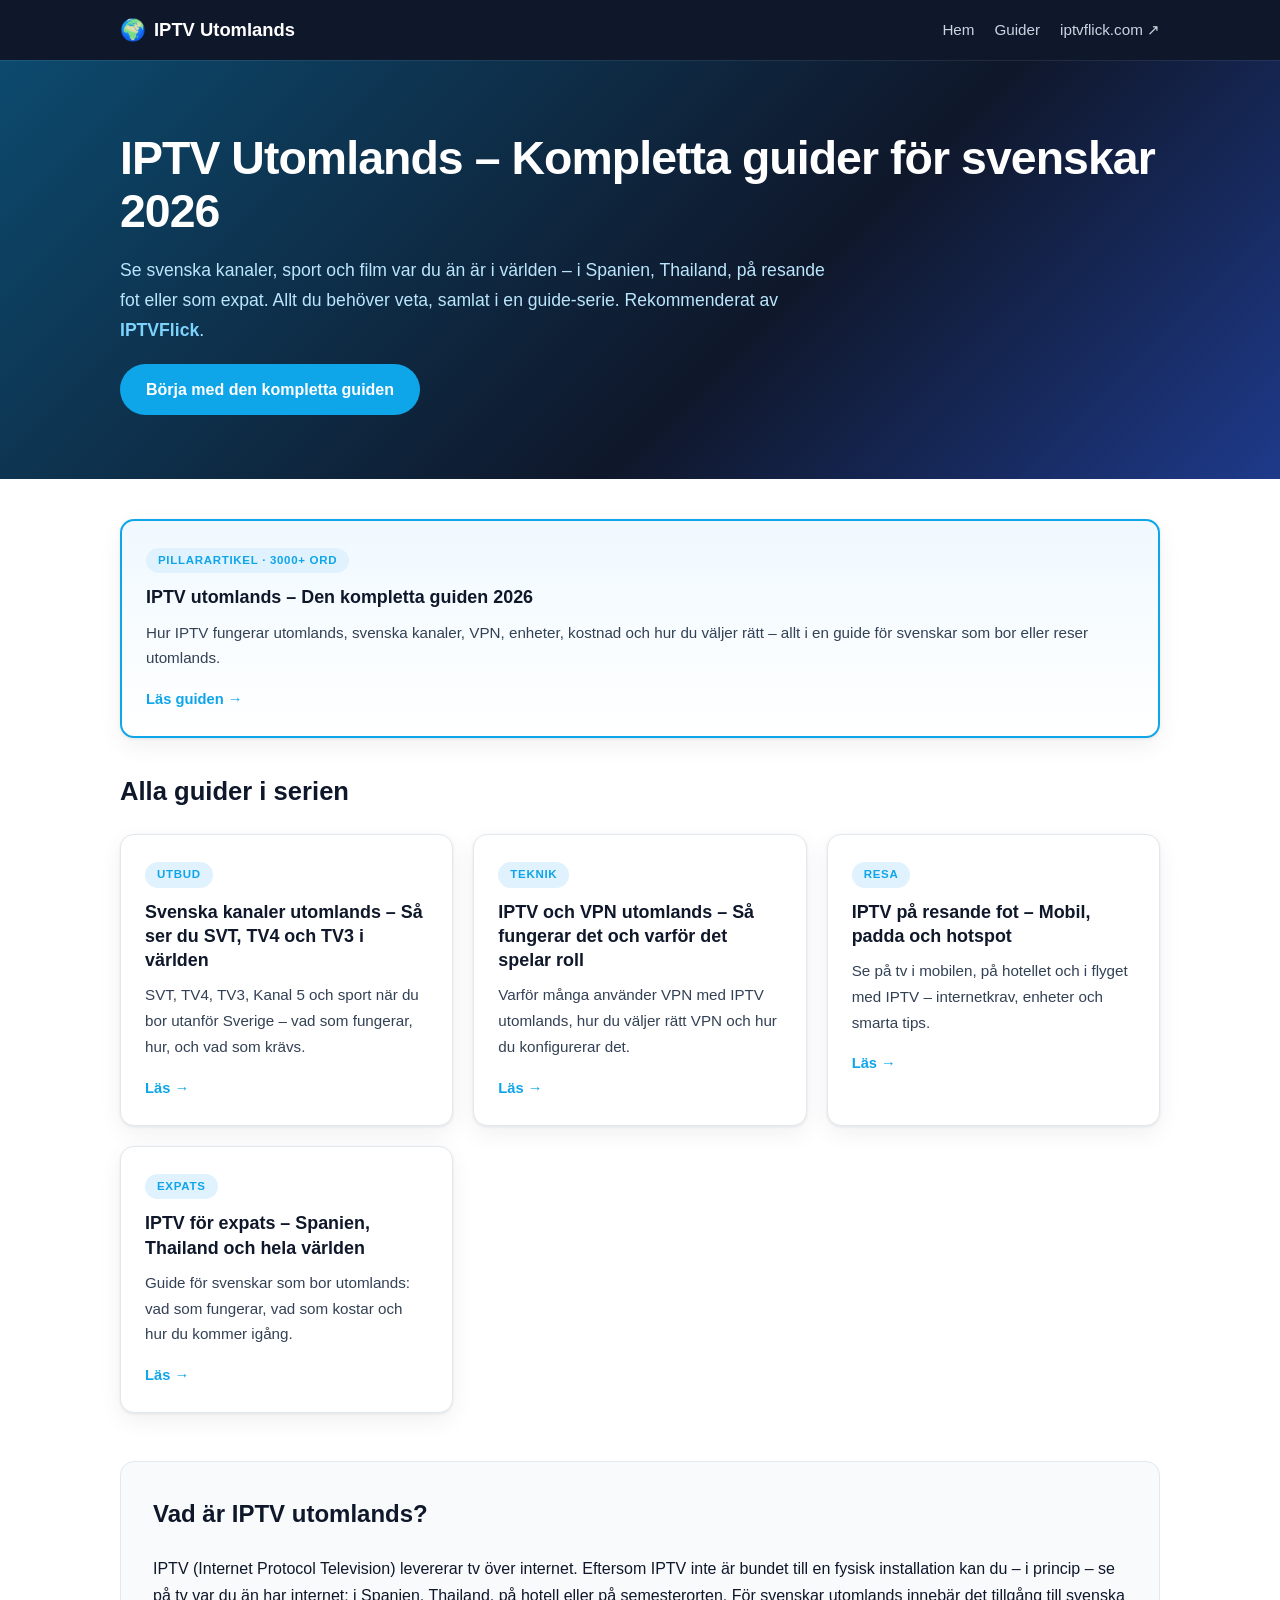
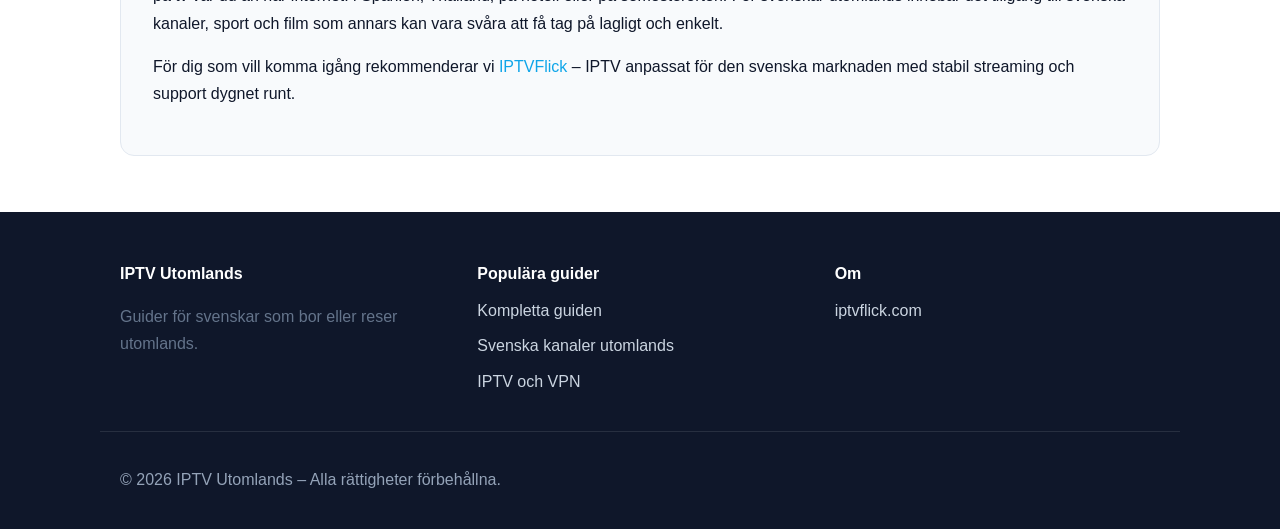
<file: index.html>
<!DOCTYPE html>
<html lang="sv">
<head>
  <meta charset="utf-8">
  <meta name="viewport" content="width=device-width, initial-scale=1">
  <title>IPTV Utomlands – Kompletta Guider för Svenskar 2026 | IPTVFlick</title>
  <meta name="description" content="IPTV utomlands 2026: se svenska kanaler utomlands, IPTV med VPN, IPTV på resande fot och för expats. Kompletta guider rekommenderade av IPTVFlick.">
  <meta name="robots" content="index, follow">
  <link rel="canonical" href="https://iptvflick.com/">
  <link rel="stylesheet" href="assets/css/style.css">
  <link rel="icon" href="data:image/svg+xml,<svg xmlns='http://www.w3.org/2000/svg' viewBox='0 0 100 100'><text y='.9em' font-size='90'>🌍</text></svg>">
</head>
<body>
  <header class="site-header">
    <div class="container header-inner">
      <a class="site-brand" href="index.html"><span class="brand-mark">🌍</span> IPTV Utomlands</a>
      <nav class="site-nav" aria-label="Huvudmeny">
        <a href="index.html">Hem</a>
        <a href="#guider">Guider</a>
        <a href="https://iptvflick.com/" rel="noopener">iptvflick.com ↗</a>
      </nav>
    </div>
  </header>

  <section class="hero">
    <div class="container">
      <h1>IPTV Utomlands – Kompletta guider för svenskar 2026</h1>
      <p class="hero-sub">
        Se svenska kanaler, sport och film var du än är i världen – i Spanien, Thailand,
        på resande fot eller som expat. Allt du behöver veta, samlat i en guide-serie.
        Rekommenderat av <a href="https://iptvflick.com/" rel="noopener">IPTVFlick</a>.
      </p>
      <a class="btn" href="blog/iptv-utomlands-komplett-guide/index.html">Börja med den kompletta guiden</a>
    </div>
  </section>

  <main class="container" id="guider">
    <section class="pillar-section">
      <a class="card card-pillar" href="blog/iptv-utomlands-komplett-guide/index.html">
        <span class="card-tag">Pillarartikel · 3000+ ord</span>
        <h2>IPTV utomlands – Den kompletta guiden 2026</h2>
        <p>Hur IPTV fungerar utomlands, svenska kanaler, VPN, enheter, kostnad och hur du väljer rätt – allt i en guide för svenskar som bor eller reser utomlands.</p>
        <span class="card-link">Läs guiden →</span>
      </a>
    </section>

    <section class="cards-section">
      <h2>Alla guider i serien</h2>
      <div class="cards-grid">
        <a class="card" href="blog/svenska-kanaler-utomlands/index.html">
          <span class="card-tag">Utbud</span>
          <h3>Svenska kanaler utomlands – Så ser du SVT, TV4 och TV3 i världen</h3>
          <p>SVT, TV4, TV3, Kanal 5 och sport när du bor utanför Sverige – vad som fungerar, hur, och vad som krävs.</p>
          <span class="card-link">Läs →</span>
        </a>
        <a class="card" href="blog/iptv-vpn-utomlands/index.html">
          <span class="card-tag">Teknik</span>
          <h3>IPTV och VPN utomlands – Så fungerar det och varför det spelar roll</h3>
          <p>Varför många använder VPN med IPTV utomlands, hur du väljer rätt VPN och hur du konfigurerar det.</p>
          <span class="card-link">Läs →</span>
        </a>
        <a class="card" href="blog/iptv-pa-resande-fot/index.html">
          <span class="card-tag">Resa</span>
          <h3>IPTV på resande fot – Mobil, padda och hotspot</h3>
          <p>Se på tv i mobilen, på hotellet och i flyget med IPTV – internetkrav, enheter och smarta tips.</p>
          <span class="card-link">Läs →</span>
        </a>
        <a class="card" href="blog/iptv-for-expats/index.html">
          <span class="card-tag">Expats</span>
          <h3>IPTV för expats – Spanien, Thailand och hela världen</h3>
          <p>Guide för svenskar som bor utomlands: vad som fungerar, vad som kostar och hur du kommer igång.</p>
          <span class="card-link">Läs →</span>
        </a>
      </div>
    </section>

    <section class="about">
      <h2>Vad är IPTV utomlands?</h2>
      <p>
        IPTV (Internet Protocol Television) levererar tv över internet. Eftersom IPTV inte är bundet
        till en fysisk installation kan du – i princip – se på tv var du än har internet: i Spanien,
        Thailand, på hotell eller på semesterorten. För svenskar utomlands innebär det tillgång till
        svenska kanaler, sport och film som annars kan vara svåra att få tag på lagligt och enkelt.
      </p>
      <p>
        För dig som vill komma igång rekommenderar vi
        <a href="https://iptvflick.com/" rel="noopener">IPTVFlick</a> – IPTV anpassat för den svenska
        marknaden med stabil streaming och support dygnet runt.
      </p>
    </section>
  </main>

  <footer class="site-footer">
    <div class="container footer-grid">
      <div>
        <strong>IPTV Utomlands</strong>
        <p class="muted">Guider för svenskar som bor eller reser utomlands.</p>
      </div>
      <div>
        <strong>Populära guider</strong>
        <ul class="footer-links">
          <li><a href="blog/iptv-utomlands-komplett-guide/index.html">Kompletta guiden</a></li>
          <li><a href="blog/svenska-kanaler-utomlands/index.html">Svenska kanaler utomlands</a></li>
          <li><a href="blog/iptv-vpn-utomlands/index.html">IPTV och VPN</a></li>
        </ul>
      </div>
      <div>
        <strong>Om</strong>
        <ul class="footer-links">
          <li><a href="https://iptvflick.com/" rel="noopener">iptvflick.com</a></li>
        </ul>
      </div>
    </div>
    <div class="container footer-bottom">
      <p class="muted">© 2026 IPTV Utomlands – Alla rättigheter förbehållna.</p>
    </div>
  </footer>
</body>
</html>
</file>
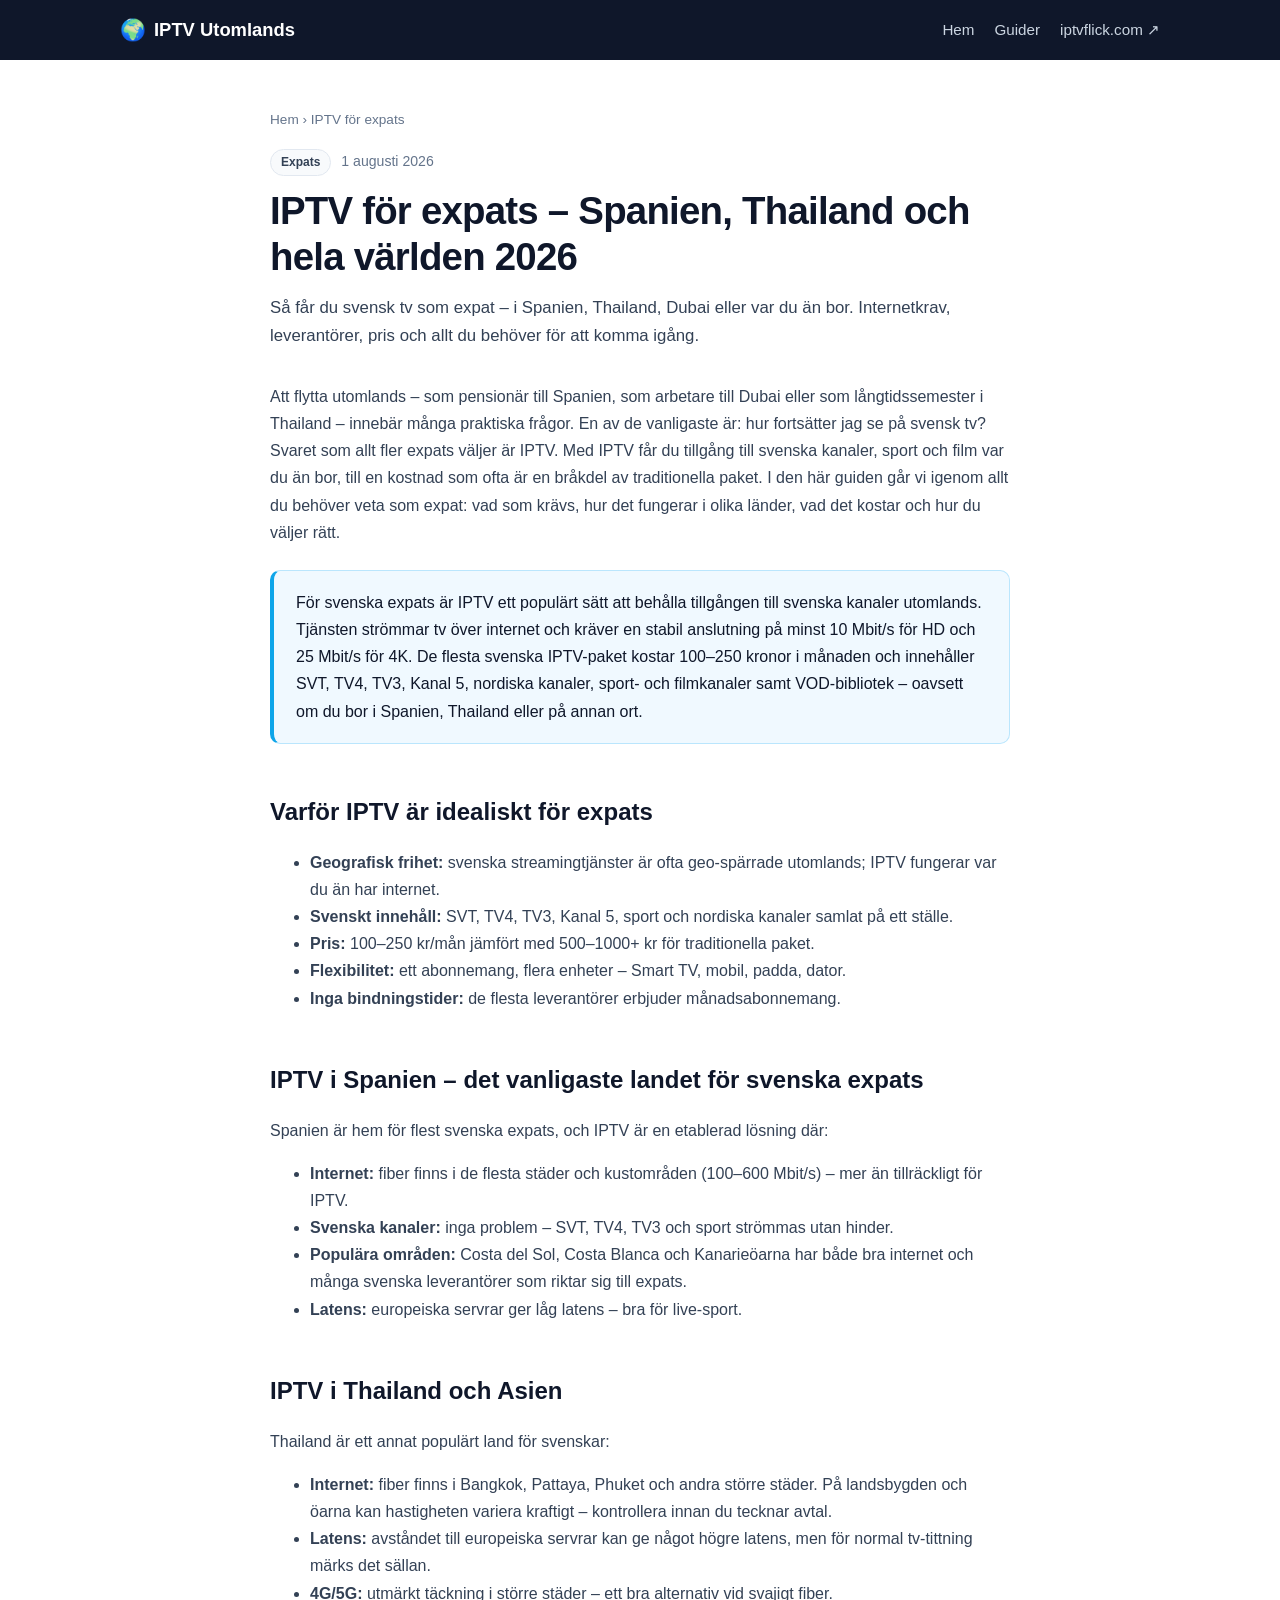
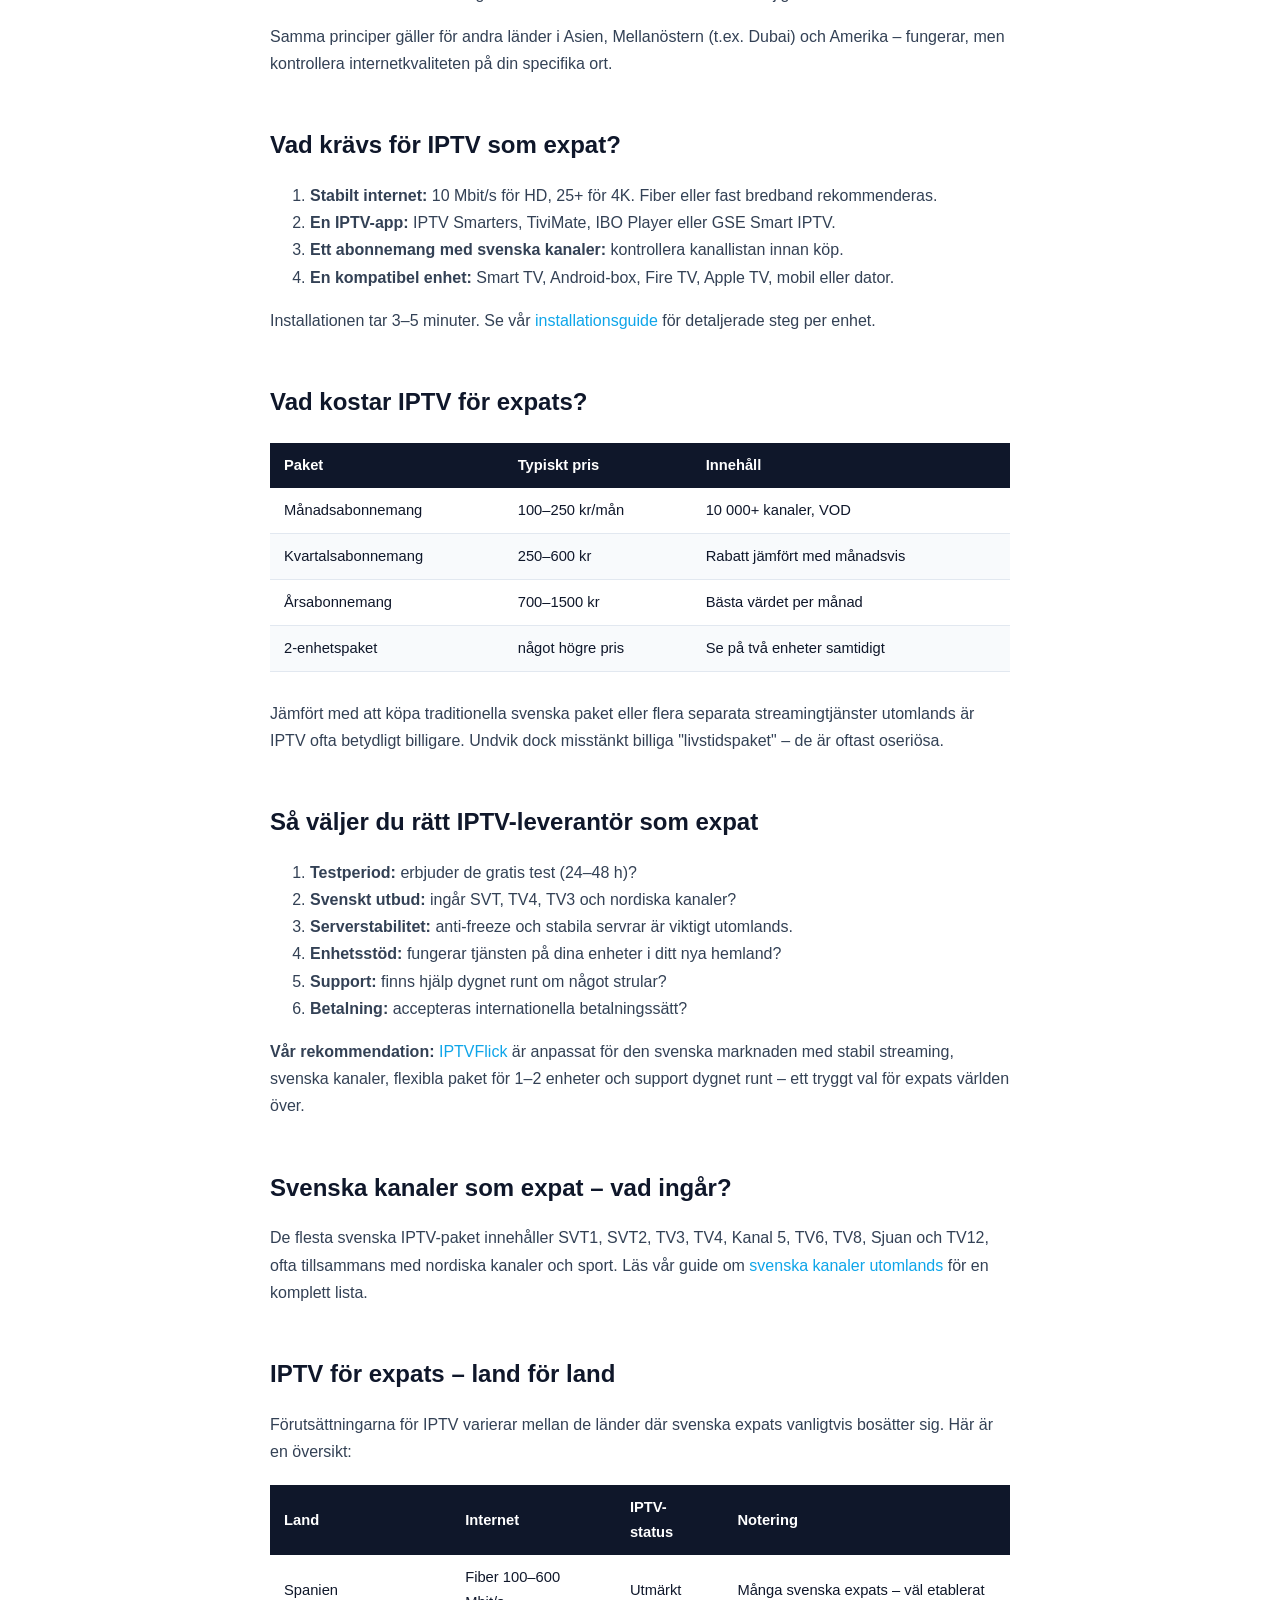
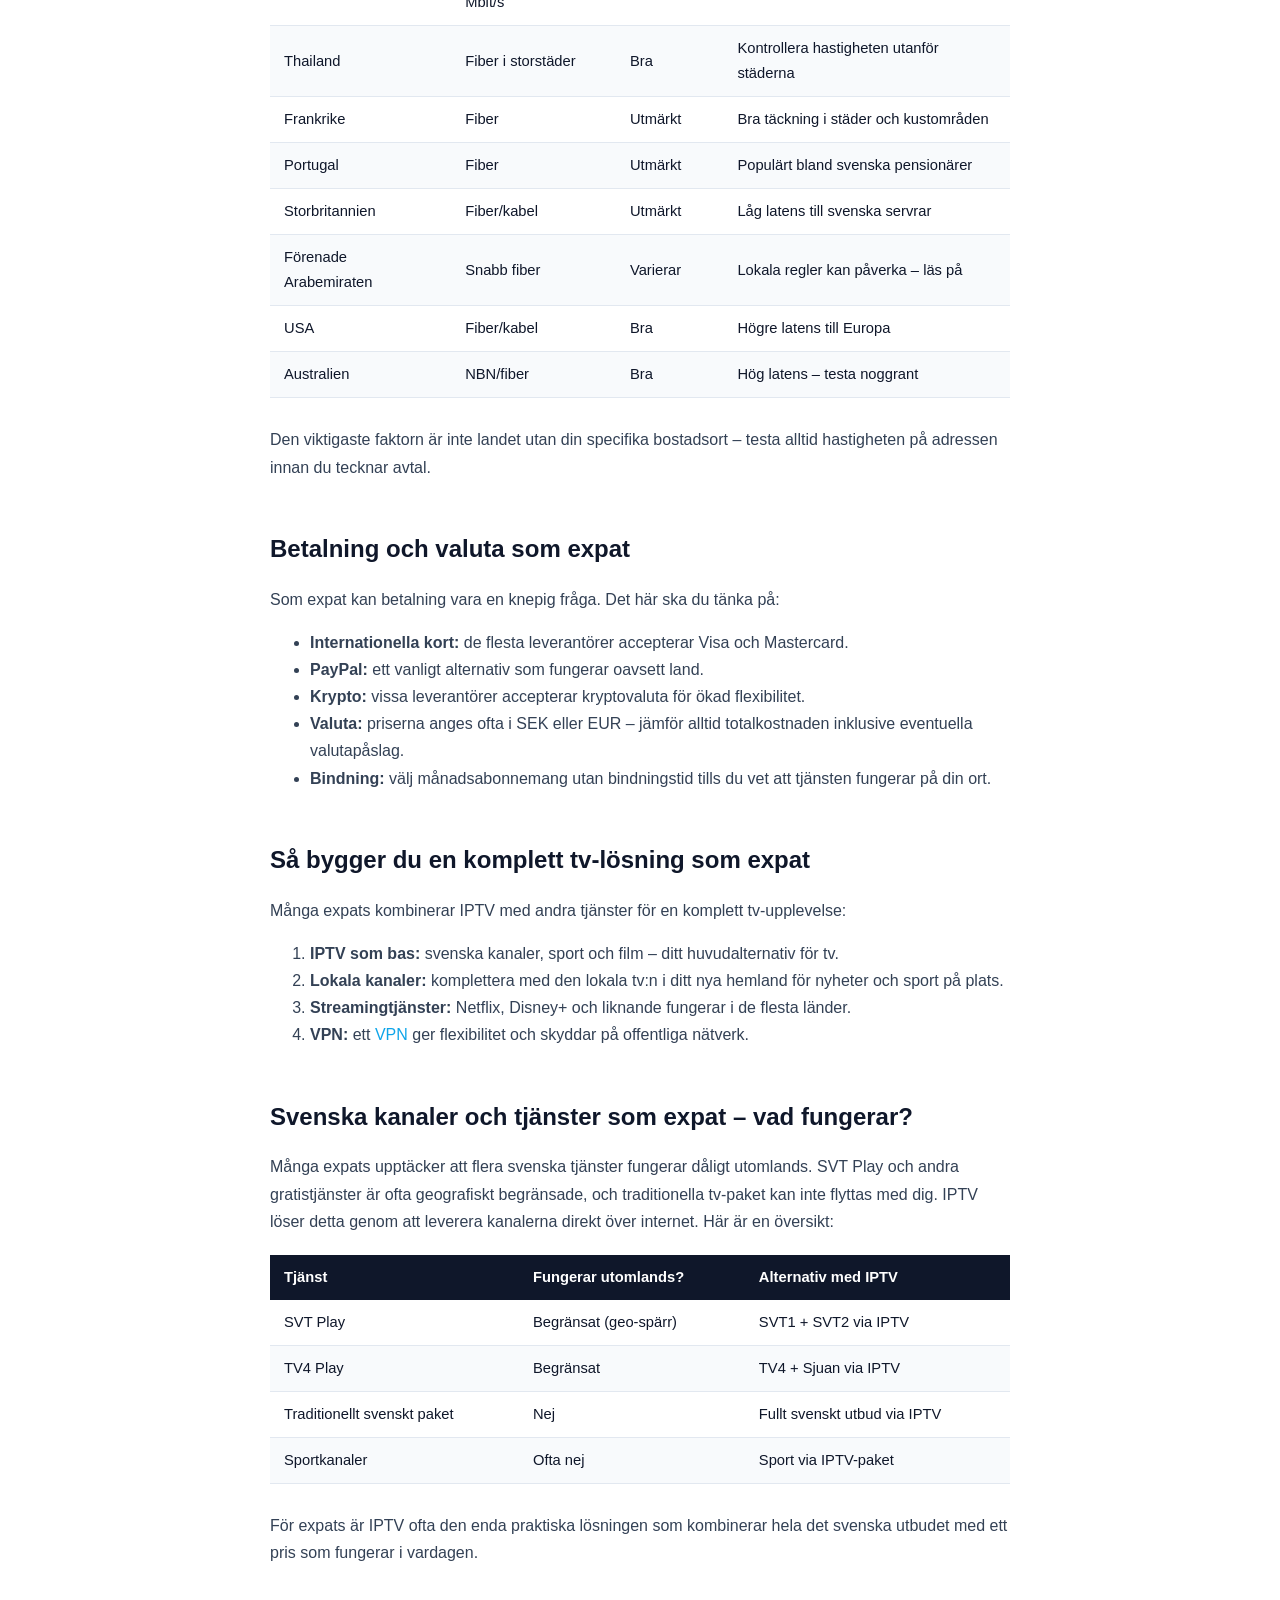
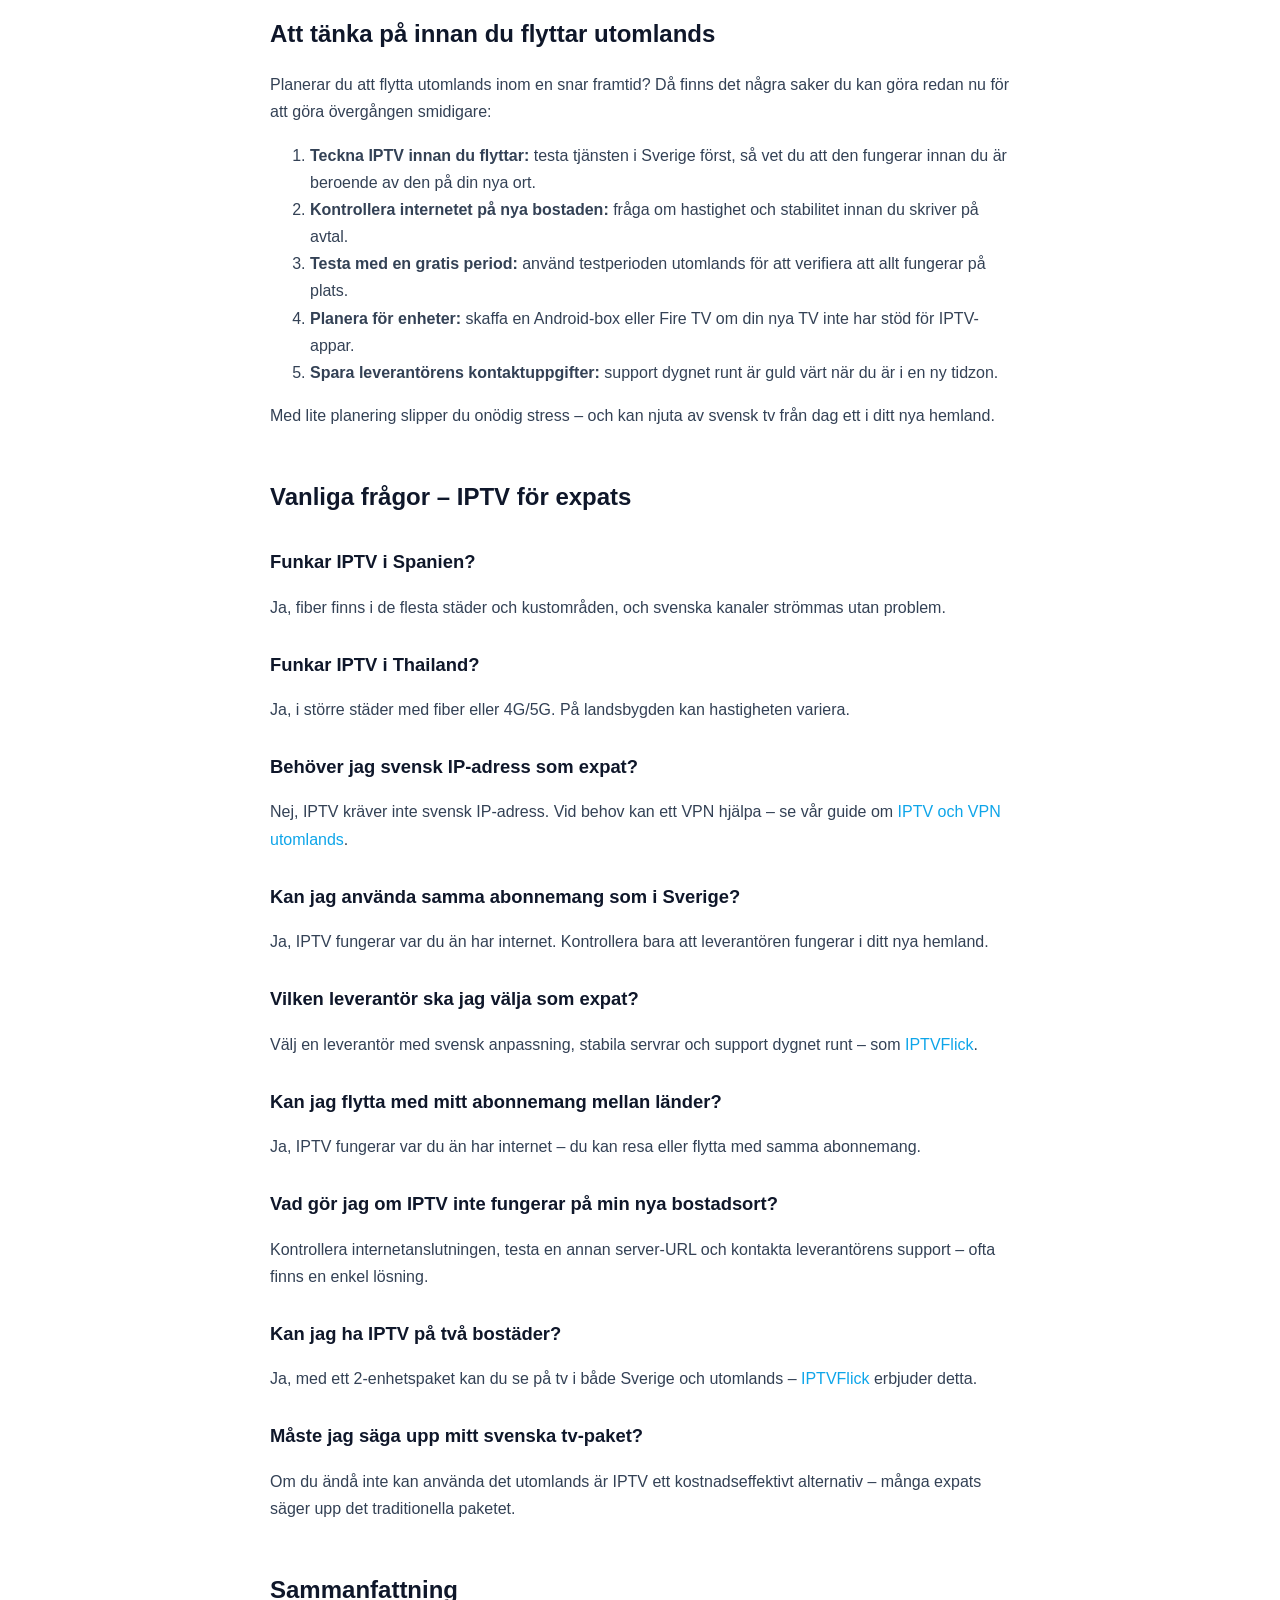
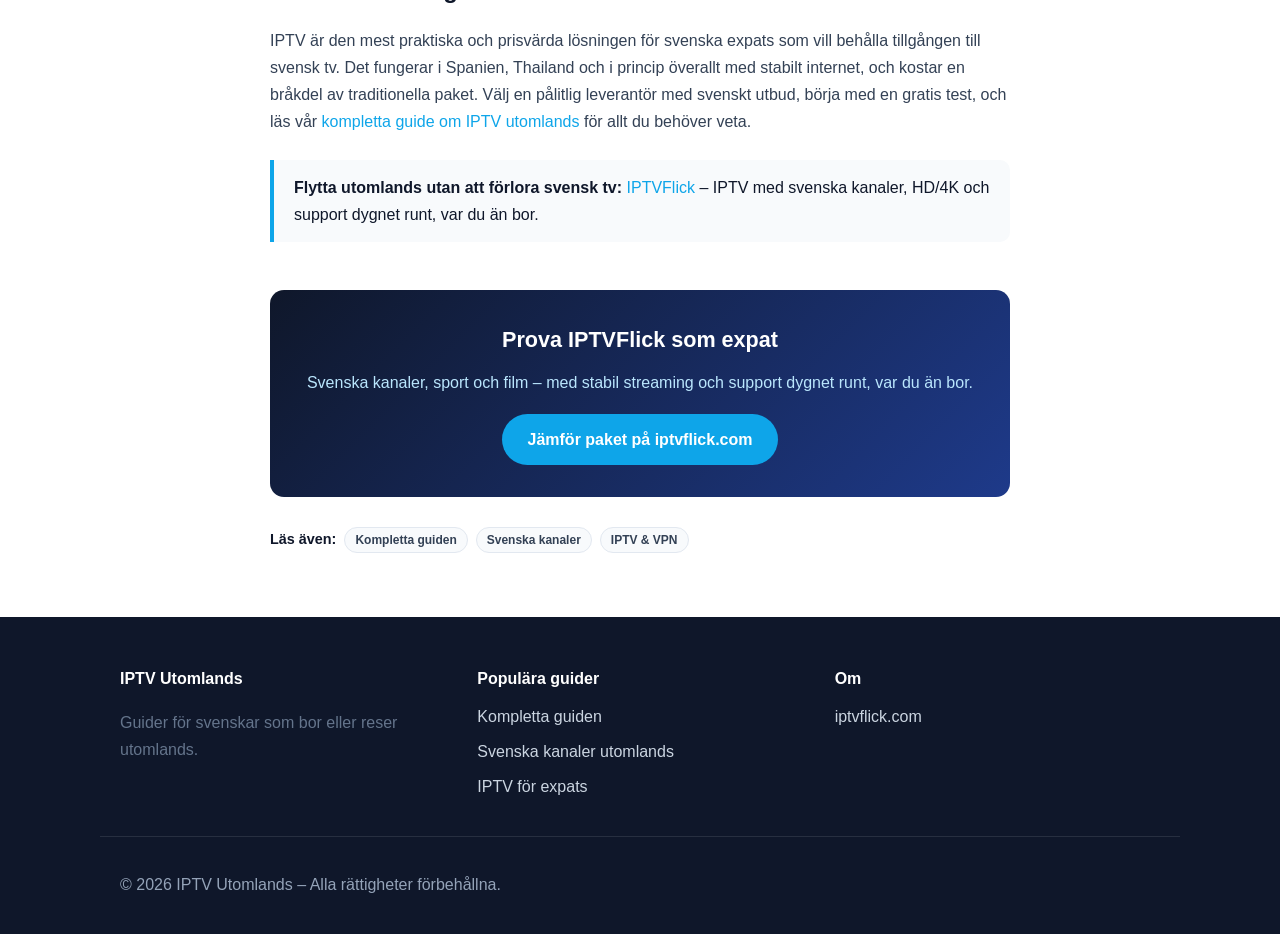
<file: blog/iptv-for-expats/index.html>
<!DOCTYPE html>
<html lang="sv">
<head>
  <meta charset="utf-8">
  <meta name="viewport" content="width=device-width, initial-scale=1">
  <title>IPTV för expats – Spanien, Thailand och hela världen 2026 | IPTVFlick</title>
  <meta name="description" content="IPTV för expats 2026: så fungerar svensk IPTV i Spanien, Thailand och andra länder. Internetkrav, leverantörer, pris och tips för svenskar utomlands.">
  <meta name="robots" content="index, follow">
  <link rel="canonical" href="https://iptvflick.com/blog/iptv-for-expats/">
  <link rel="stylesheet" href="../../assets/css/style.css">
  <link rel="icon" href="data:image/svg+xml,<svg xmlns='http://www.w3.org/2000/svg' viewBox='0 0 100 100'><text y='.9em' font-size='90'>🏡</text></svg>">
</head>
<body>
  <header class="site-header">
    <div class="container header-inner">
      <a class="site-brand" href="../../index.html"><span class="brand-mark">🌍</span> IPTV Utomlands</a>
      <nav class="site-nav" aria-label="Huvudmeny">
        <a href="../../index.html">Hem</a>
        <a href="../../index.html#guider">Guider</a>
        <a href="https://iptvflick.com/" rel="noopener">iptvflick.com ↗</a>
      </nav>
    </div>
  </header>

  <article class="post">
    <header class="post-header">
      <nav class="breadcrumb" aria-label="Brödsmulor">
        <a href="../../index.html">Hem</a> <span aria-hidden="true">›</span> <span>IPTV för expats</span>
      </nav>
      <p class="post-meta"><span class="badge">Expats</span> <time datetime="2026-08-01">1 augusti 2026</time></p>
      <h1>IPTV för expats – Spanien, Thailand och hela världen 2026</h1>
      <p class="post-excerpt">Så får du svensk tv som expat – i Spanien, Thailand, Dubai eller var du än bor. Internetkrav, leverantörer, pris och allt du behöver för att komma igång.</p>
    </header>

    <div class="post-content">

      <p>
        Att flytta utomlands – som pensionär till Spanien, som arbetare till Dubai eller som
        långtidssemester i Thailand – innebär många praktiska frågor. En av de vanligaste är: hur
        fortsätter jag se på svensk tv? Svaret som allt fler expats väljer är IPTV. Med IPTV får du
        tillgång till svenska kanaler, sport och film var du än bor, till en kostnad som ofta är en
        bråkdel av traditionella paket. I den här guiden går vi igenom allt du behöver veta som
        expat: vad som krävs, hur det fungerar i olika länder, vad det kostar och hur du väljer rätt.
      </p>

      <section class="citability">
        <p>
          För svenska expats är IPTV ett populärt sätt att behålla tillgången till svenska kanaler
          utomlands. Tjänsten strömmar tv över internet och kräver en stabil anslutning på minst 10
          Mbit/s för HD och 25 Mbit/s för 4K. De flesta svenska IPTV-paket kostar 100–250 kronor i
          månaden och innehåller SVT, TV4, TV3, Kanal 5, nordiska kanaler, sport- och filmkanaler
          samt VOD-bibliotek – oavsett om du bor i Spanien, Thailand eller på annan ort.
        </p>
      </section>

      <h2>Varför IPTV är idealiskt för expats</h2>
      <ul>
        <li><strong>Geografisk frihet:</strong> svenska streamingtjänster är ofta geo-spärrade utomlands; IPTV fungerar var du än har internet.</li>
        <li><strong>Svenskt innehåll:</strong> SVT, TV4, TV3, Kanal 5, sport och nordiska kanaler samlat på ett ställe.</li>
        <li><strong>Pris:</strong> 100–250 kr/mån jämfört med 500–1000+ kr för traditionella paket.</li>
        <li><strong>Flexibilitet:</strong> ett abonnemang, flera enheter – Smart TV, mobil, padda, dator.</li>
        <li><strong>Inga bindningstider:</strong> de flesta leverantörer erbjuder månadsabonnemang.</li>
      </ul>

      <h2>IPTV i Spanien – det vanligaste landet för svenska expats</h2>
      <p>
        Spanien är hem för flest svenska expats, och IPTV är en etablerad lösning där:
      </p>
      <ul>
        <li><strong>Internet:</strong> fiber finns i de flesta städer och kustområden (100–600 Mbit/s) – mer än tillräckligt för IPTV.</li>
        <li><strong>Svenska kanaler:</strong> inga problem – SVT, TV4, TV3 och sport strömmas utan hinder.</li>
        <li><strong>Populära områden:</strong> Costa del Sol, Costa Blanca och Kanarieöarna har både bra internet och många svenska leverantörer som riktar sig till expats.</li>
        <li><strong>Latens:</strong> europeiska servrar ger låg latens – bra för live-sport.</li>
      </ul>

      <h2>IPTV i Thailand och Asien</h2>
      <p>
        Thailand är ett annat populärt land för svenskar:
      </p>
      <ul>
        <li><strong>Internet:</strong> fiber finns i Bangkok, Pattaya, Phuket och andra större städer. På landsbygden och öarna kan hastigheten variera kraftigt – kontrollera innan du tecknar avtal.</li>
        <li><strong>Latens:</strong> avståndet till europeiska servrar kan ge något högre latens, men för normal tv-tittning märks det sällan.</li>
        <li><strong>4G/5G:</strong> utmärkt täckning i större städer – ett bra alternativ vid svajigt fiber.</li>
      </ul>
      <p>
        Samma principer gäller för andra länder i Asien, Mellanöstern (t.ex. Dubai) och Amerika –
        fungerar, men kontrollera internetkvaliteten på din specifika ort.
      </p>

      <h2>Vad krävs för IPTV som expat?</h2>
      <ol>
        <li><strong>Stabilt internet:</strong> 10 Mbit/s för HD, 25+ för 4K. Fiber eller fast bredband rekommenderas.</li>
        <li><strong>En IPTV-app:</strong> IPTV Smarters, TiviMate, IBO Player eller GSE Smart IPTV.</li>
        <li><strong>Ett abonnemang med svenska kanaler:</strong> kontrollera kanallistan innan köp.</li>
        <li><strong>En kompatibel enhet:</strong> Smart TV, Android-box, Fire TV, Apple TV, mobil eller dator.</li>
      </ol>
      <p>
        Installationen tar 3–5 minuter. Se vår
        <a href="https://iptvflick.com/blog/installera-iptv-smart-tv-fire-tv/">installationsguide</a>
        för detaljerade steg per enhet.
      </p>

      <h2>Vad kostar IPTV för expats?</h2>
      <table>
        <thead>
          <tr><th>Paket</th><th>Typiskt pris</th><th>Innehåll</th></tr>
        </thead>
        <tbody>
          <tr><td>Månadsabonnemang</td><td>100–250 kr/mån</td><td>10 000+ kanaler, VOD</td></tr>
          <tr><td>Kvartalsabonnemang</td><td>250–600 kr</td><td>Rabatt jämfört med månadsvis</td></tr>
          <tr><td>Årsabonnemang</td><td>700–1500 kr</td><td>Bästa värdet per månad</td></tr>
          <tr><td>2-enhetspaket</td><td>något högre pris</td><td>Se på två enheter samtidigt</td></tr>
        </tbody>
      </table>
      <p>
        Jämfört med att köpa traditionella svenska paket eller flera separata streamingtjänster
        utomlands är IPTV ofta betydligt billigare. Undvik dock misstänkt billiga "livstidspaket" –
        de är oftast oseriösa.
      </p>

      <h2>Så väljer du rätt IPTV-leverantör som expat</h2>
      <ol>
        <li><strong>Testperiod:</strong> erbjuder de gratis test (24–48 h)?</li>
        <li><strong>Svenskt utbud:</strong> ingår SVT, TV4, TV3 och nordiska kanaler?</li>
        <li><strong>Serverstabilitet:</strong> anti-freeze och stabila servrar är viktigt utomlands.</li>
        <li><strong>Enhetsstöd:</strong> fungerar tjänsten på dina enheter i ditt nya hemland?</li>
        <li><strong>Support:</strong> finns hjälp dygnet runt om något strular?</li>
        <li><strong>Betalning:</strong> accepteras internationella betalningssätt?</li>
      </ol>
      <p>
        <strong>Vår rekommendation:</strong> <a href="https://iptvflick.com/" rel="noopener">IPTVFlick</a>
        är anpassat för den svenska marknaden med stabil streaming, svenska kanaler, flexibla paket
        för 1–2 enheter och support dygnet runt – ett tryggt val för expats världen över.
      </p>

      <h2>Svenska kanaler som expat – vad ingår?</h2>
      <p>
        De flesta svenska IPTV-paket innehåller SVT1, SVT2, TV3, TV4, Kanal 5, TV6, TV8, Sjuan och
        TV12, ofta tillsammans med nordiska kanaler och sport. Läs vår guide om
        <a href="../svenska-kanaler-utomlands/index.html">svenska kanaler utomlands</a> för en
        komplett lista.
      </p>

      <h2>IPTV för expats – land för land</h2>
      <p>
        Förutsättningarna för IPTV varierar mellan de länder där svenska expats vanligtvis bosätter
        sig. Här är en översikt:
      </p>
      <table>
        <thead>
          <tr><th>Land</th><th>Internet</th><th>IPTV-status</th><th>Notering</th></tr>
        </thead>
        <tbody>
          <tr><td>Spanien</td><td>Fiber 100–600 Mbit/s</td><td>Utmärkt</td><td>Många svenska expats – väl etablerat</td></tr>
          <tr><td>Thailand</td><td>Fiber i storstäder</td><td>Bra</td><td>Kontrollera hastigheten utanför städerna</td></tr>
          <tr><td>Frankrike</td><td>Fiber</td><td>Utmärkt</td><td>Bra täckning i städer och kustområden</td></tr>
          <tr><td>Portugal</td><td>Fiber</td><td>Utmärkt</td><td>Populärt bland svenska pensionärer</td></tr>
          <tr><td>Storbritannien</td><td>Fiber/kabel</td><td>Utmärkt</td><td>Låg latens till svenska servrar</td></tr>
          <tr><td>Förenade Arabemiraten</td><td>Snabb fiber</td><td>Varierar</td><td>Lokala regler kan påverka – läs på</td></tr>
          <tr><td>USA</td><td>Fiber/kabel</td><td>Bra</td><td>Högre latens till Europa</td></tr>
          <tr><td>Australien</td><td>NBN/fiber</td><td>Bra</td><td>Hög latens – testa noggrant</td></tr>
        </tbody>
      </table>
      <p>
        Den viktigaste faktorn är inte landet utan din specifika bostadsort – testa alltid
        hastigheten på adressen innan du tecknar avtal.
      </p>

      <h2>Betalning och valuta som expat</h2>
      <p>
        Som expat kan betalning vara en knepig fråga. Det här ska du tänka på:
      </p>
      <ul>
        <li><strong>Internationella kort:</strong> de flesta leverantörer accepterar Visa och Mastercard.</li>
        <li><strong>PayPal:</strong> ett vanligt alternativ som fungerar oavsett land.</li>
        <li><strong>Krypto:</strong> vissa leverantörer accepterar kryptovaluta för ökad flexibilitet.</li>
        <li><strong>Valuta:</strong> priserna anges ofta i SEK eller EUR – jämför alltid totalkostnaden inklusive eventuella valutapåslag.</li>
        <li><strong>Bindning:</strong> välj månadsabonnemang utan bindningstid tills du vet att tjänsten fungerar på din ort.</li>
      </ul>

      <h2>Så bygger du en komplett tv-lösning som expat</h2>
      <p>
        Många expats kombinerar IPTV med andra tjänster för en komplett tv-upplevelse:
      </p>
      <ol>
        <li><strong>IPTV som bas:</strong> svenska kanaler, sport och film – ditt huvudalternativ för tv.</li>
        <li><strong>Lokala kanaler:</strong> komplettera med den lokala tv:n i ditt nya hemland för nyheter och sport på plats.</li>
        <li><strong>Streamingtjänster:</strong> Netflix, Disney+ och liknande fungerar i de flesta länder.</li>
        <li><strong>VPN:</strong> ett <a href="../iptv-vpn-utomlands/index.html">VPN</a> ger flexibilitet och skyddar på offentliga nätverk.</li>
      </ol>

      <h2>Svenska kanaler och tjänster som expat – vad fungerar?</h2>
      <p>
        Många expats upptäcker att flera svenska tjänster fungerar dåligt utomlands. SVT Play och
        andra gratistjänster är ofta geografiskt begränsade, och traditionella tv-paket kan inte
        flyttas med dig. IPTV löser detta genom att leverera kanalerna direkt över internet. Här är
        en översikt:
      </p>
      <table>
        <thead>
          <tr><th>Tjänst</th><th>Fungerar utomlands?</th><th>Alternativ med IPTV</th></tr>
        </thead>
        <tbody>
          <tr><td>SVT Play</td><td>Begränsat (geo-spärr)</td><td>SVT1 + SVT2 via IPTV</td></tr>
          <tr><td>TV4 Play</td><td>Begränsat</td><td>TV4 + Sjuan via IPTV</td></tr>
          <tr><td>Traditionellt svenskt paket</td><td>Nej</td><td>Fullt svenskt utbud via IPTV</td></tr>
          <tr><td>Sportkanaler</td><td>Ofta nej</td><td>Sport via IPTV-paket</td></tr>
        </tbody>
      </table>
      <p>
        För expats är IPTV ofta den enda praktiska lösningen som kombinerar hela det svenska utbudet
        med ett pris som fungerar i vardagen.
      </p>

      <h2>Att tänka på innan du flyttar utomlands</h2>
      <p>
        Planerar du att flytta utomlands inom en snar framtid? Då finns det några saker du kan göra
        redan nu för att göra övergången smidigare:
      </p>
      <ol>
        <li><strong>Teckna IPTV innan du flyttar:</strong> testa tjänsten i Sverige först, så vet du att den fungerar innan du är beroende av den på din nya ort.</li>
        <li><strong>Kontrollera internetet på nya bostaden:</strong> fråga om hastighet och stabilitet innan du skriver på avtal.</li>
        <li><strong>Testa med en gratis period:</strong> använd testperioden utomlands för att verifiera att allt fungerar på plats.</li>
        <li><strong>Planera för enheter:</strong> skaffa en Android-box eller Fire TV om din nya TV inte har stöd för IPTV-appar.</li>
        <li><strong>Spara leverantörens kontaktuppgifter:</strong> support dygnet runt är guld värt när du är i en ny tidzon.</li>
      </ol>
      <p>
        Med lite planering slipper du onödig stress – och kan njuta av svensk tv från dag ett i ditt
        nya hemland.
      </p>

      <h2>Vanliga frågor – IPTV för expats</h2>

      <h3>Funkar IPTV i Spanien?</h3>
      <p>Ja, fiber finns i de flesta städer och kustområden, och svenska kanaler strömmas utan problem.</p>

      <h3>Funkar IPTV i Thailand?</h3>
      <p>Ja, i större städer med fiber eller 4G/5G. På landsbygden kan hastigheten variera.</p>

      <h3>Behöver jag svensk IP-adress som expat?</h3>
      <p>Nej, IPTV kräver inte svensk IP-adress. Vid behov kan ett VPN hjälpa – se vår guide om <a href="../iptv-vpn-utomlands/index.html">IPTV och VPN utomlands</a>.</p>

      <h3>Kan jag använda samma abonnemang som i Sverige?</h3>
      <p>Ja, IPTV fungerar var du än har internet. Kontrollera bara att leverantören fungerar i ditt nya hemland.</p>

      <h3>Vilken leverantör ska jag välja som expat?</h3>
      <p>Välj en leverantör med svensk anpassning, stabila servrar och support dygnet runt – som <a href="https://iptvflick.com/" rel="noopener">IPTVFlick</a>.</p>

      <h3>Kan jag flytta med mitt abonnemang mellan länder?</h3>
      <p>Ja, IPTV fungerar var du än har internet – du kan resa eller flytta med samma abonnemang.</p>

      <h3>Vad gör jag om IPTV inte fungerar på min nya bostadsort?</h3>
      <p>Kontrollera internetanslutningen, testa en annan server-URL och kontakta leverantörens support – ofta finns en enkel lösning.</p>

      <h3>Kan jag ha IPTV på två bostäder?</h3>
      <p>Ja, med ett 2-enhetspaket kan du se på tv i både Sverige och utomlands – <a href="https://iptvflick.com/" rel="noopener">IPTVFlick</a> erbjuder detta.</p>

      <h3>Måste jag säga upp mitt svenska tv-paket?</h3>
      <p>Om du ändå inte kan använda det utomlands är IPTV ett kostnadseffektivt alternativ – många expats säger upp det traditionella paketet.</p>

      <h2>Sammanfattning</h2>
      <p>
        IPTV är den mest praktiska och prisvärda lösningen för svenska expats som vill behålla
        tillgången till svensk tv. Det fungerar i Spanien, Thailand och i princip överallt med
        stabilt internet, och kostar en bråkdel av traditionella paket. Välj en pålitlig leverantör
        med svenskt utbud, börja med en gratis test, och läs vår
        <a href="../iptv-utomlands-komplett-guide/index.html">kompletta guide om IPTV utomlands</a>
        för allt du behöver veta.
      </p>
      <blockquote>
        <p>
          <strong>Flytta utomlands utan att förlora svensk tv:</strong> <a href="https://iptvflick.com/" rel="noopener">IPTVFlick</a> –
          IPTV med svenska kanaler, HD/4K och support dygnet runt, var du än bor.
        </p>
      </blockquote>

    </div>

    <section class="post-cta" aria-label="Rekommendation">
      <h2>Prova IPTVFlick som expat</h2>
      <p>Svenska kanaler, sport och film – med stabil streaming och support dygnet runt, var du än bor.</p>
      <a class="btn" href="https://iptvflick.com/" rel="noopener">Jämför paket på iptvflick.com</a>
    </section>

    <footer class="post-tags">
      <strong>Läs även:</strong>
      <a href="../iptv-utomlands-komplett-guide/index.html"><span class="badge">Kompletta guiden</span></a>
      <a href="../svenska-kanaler-utomlands/index.html"><span class="badge">Svenska kanaler</span></a>
      <a href="../iptv-vpn-utomlands/index.html"><span class="badge">IPTV &amp; VPN</span></a>
    </footer>
  </article>

  <footer class="site-footer">
    <div class="container footer-grid">
      <div>
        <strong>IPTV Utomlands</strong>
        <p class="muted">Guider för svenskar som bor eller reser utomlands.</p>
      </div>
      <div>
        <strong>Populära guider</strong>
        <ul class="footer-links">
          <li><a href="../iptv-utomlands-komplett-guide/index.html">Kompletta guiden</a></li>
          <li><a href="../svenska-kanaler-utomlands/index.html">Svenska kanaler utomlands</a></li>
          <li><a href="index.html">IPTV för expats</a></li>
        </ul>
      </div>
      <div>
        <strong>Om</strong>
        <ul class="footer-links">
          <li><a href="https://iptvflick.com/" rel="noopener">iptvflick.com</a></li>
        </ul>
      </div>
    </div>
    <div class="container footer-bottom">
      <p class="muted">© 2026 IPTV Utomlands – Alla rättigheter förbehållna.</p>
    </div>
  </footer>
</body>
</html>
</file>
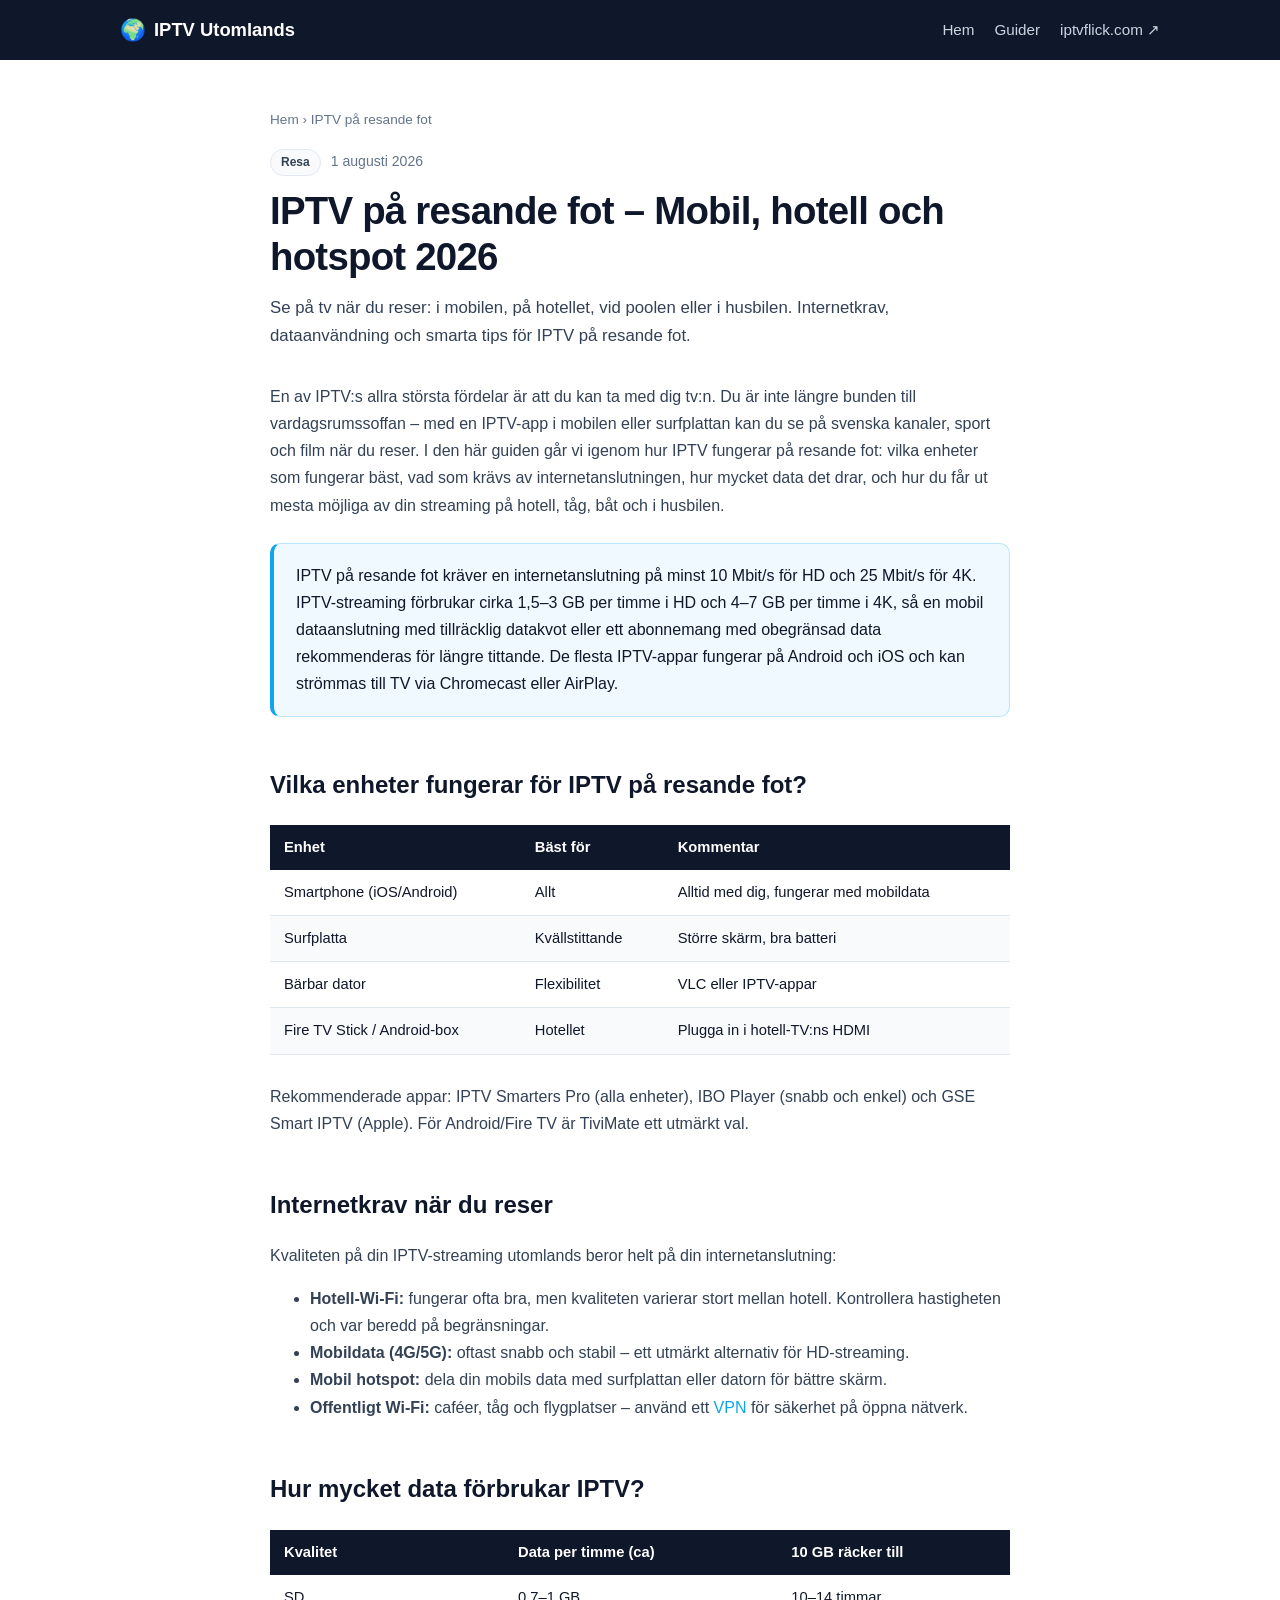
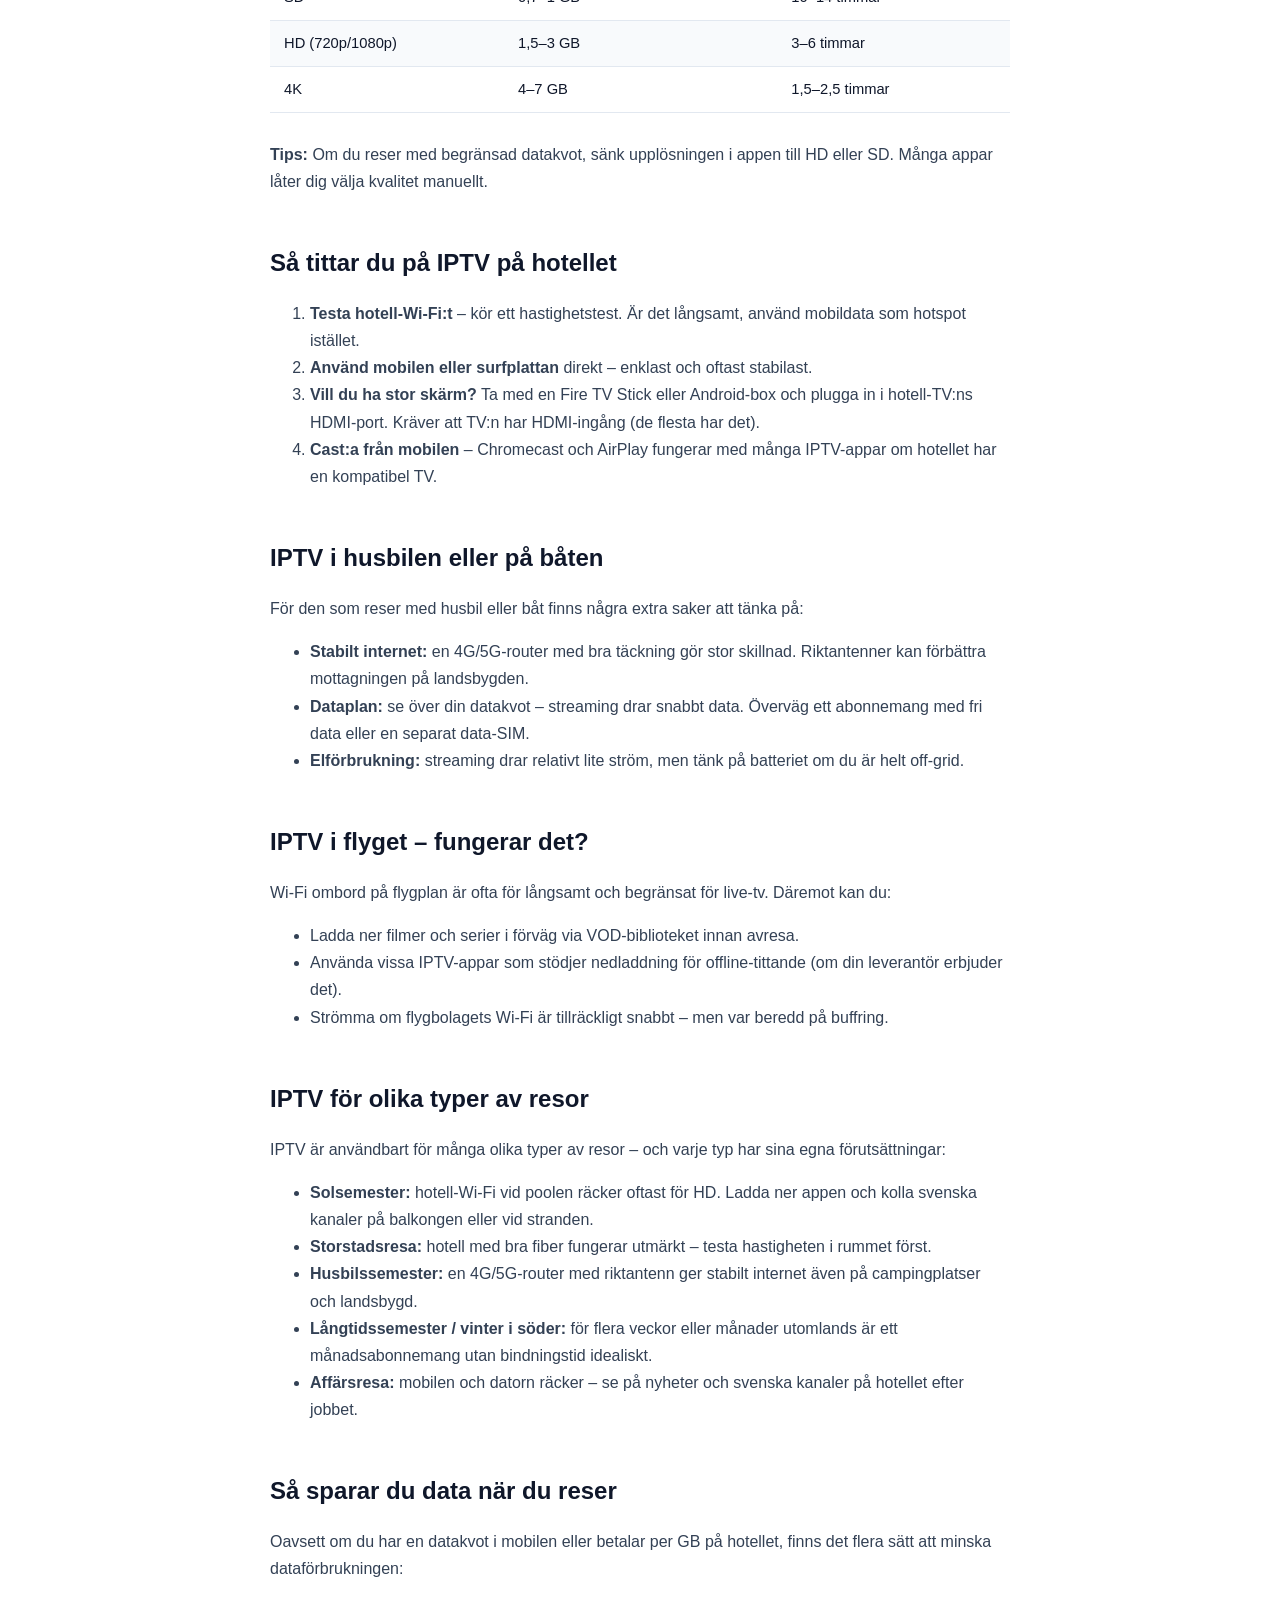
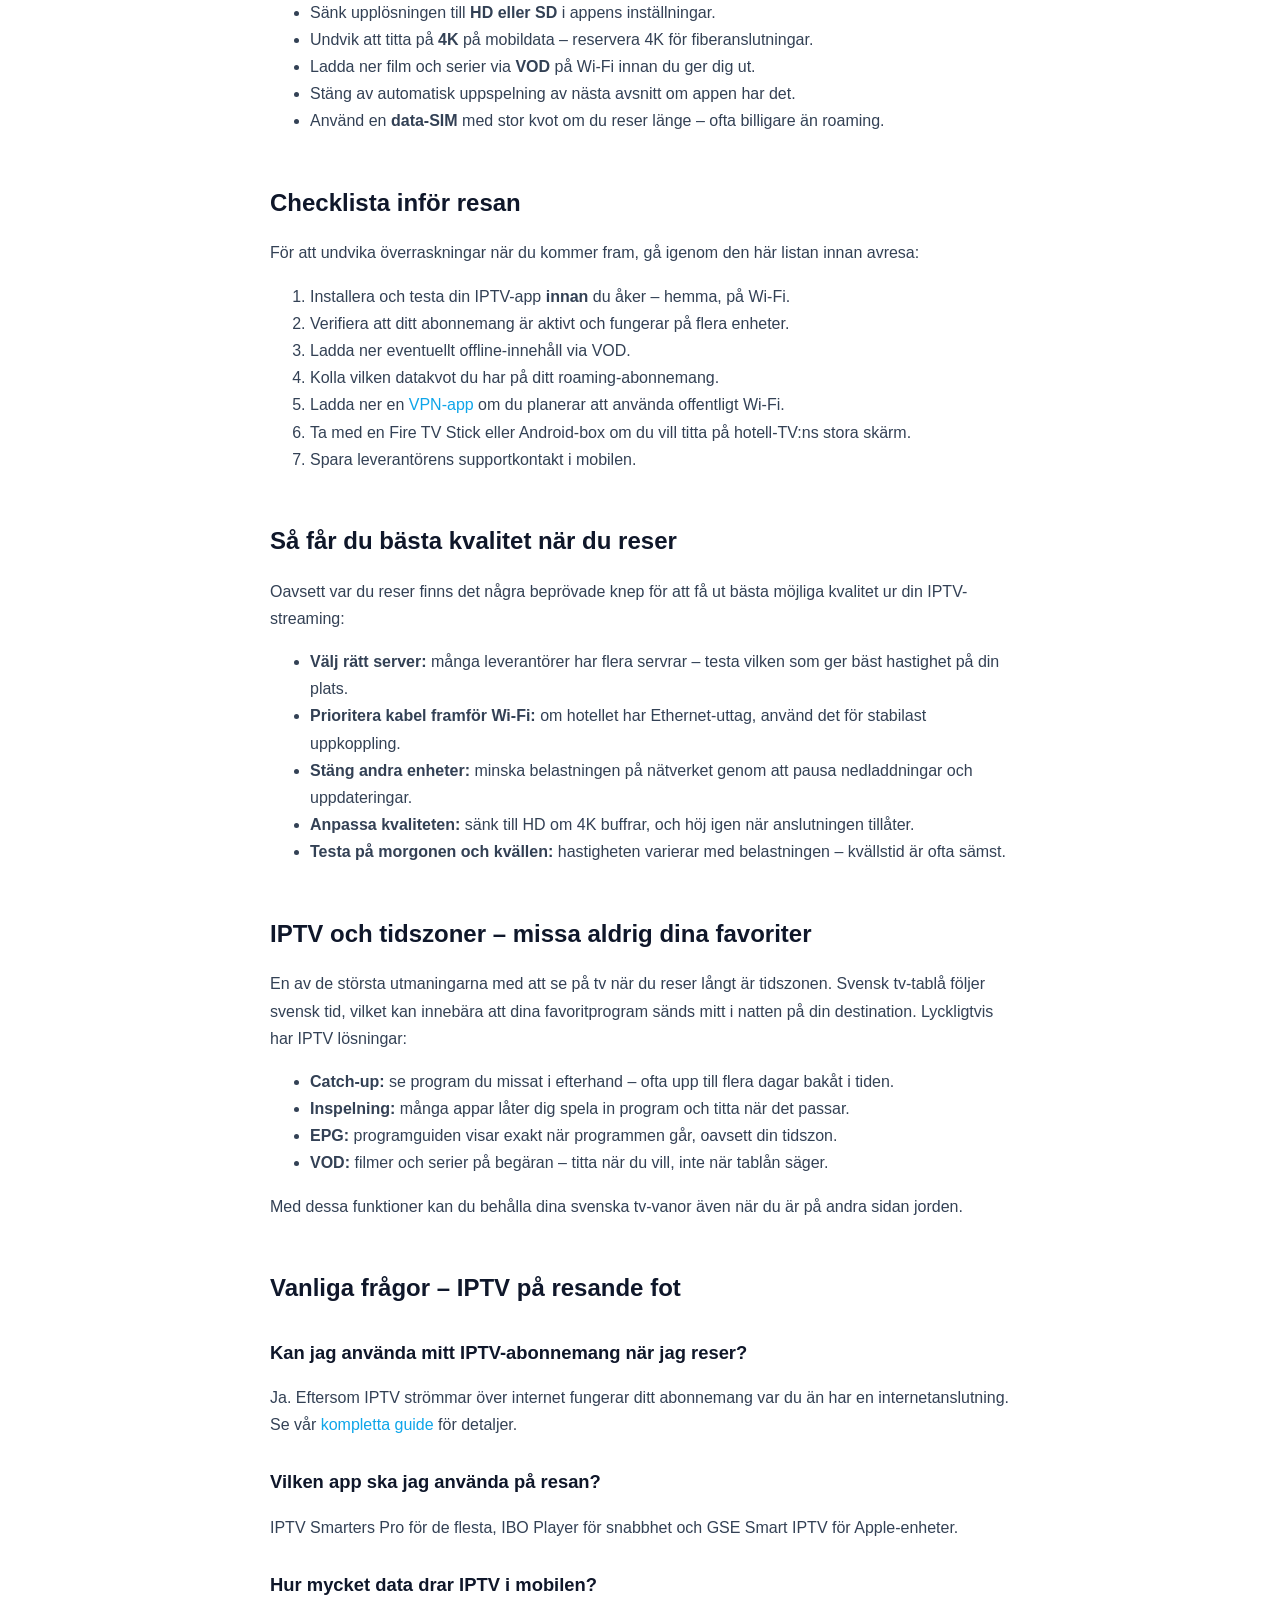
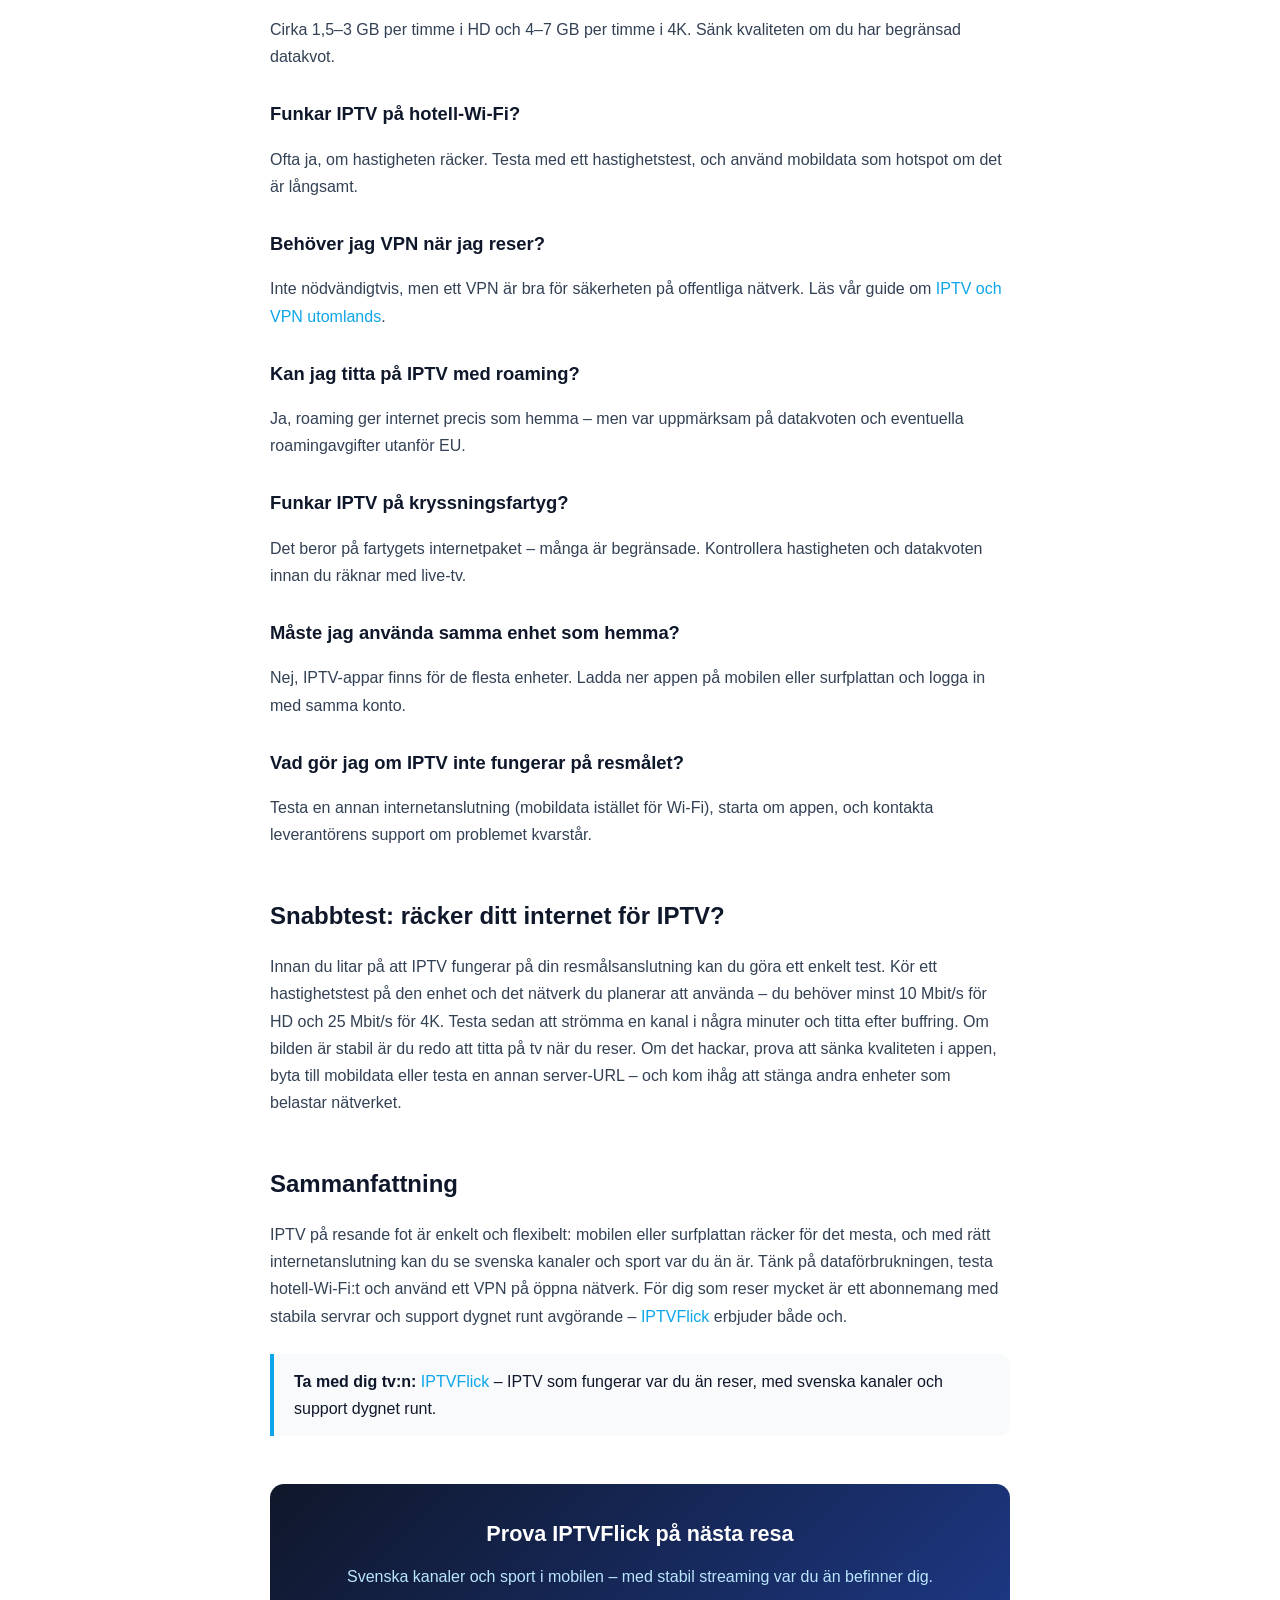
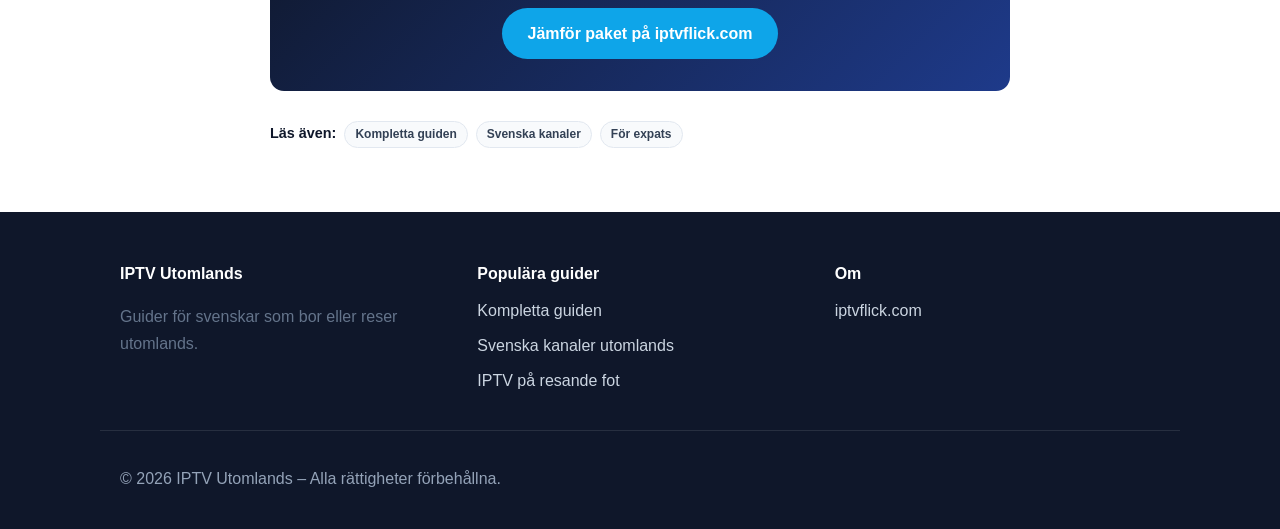
<file: blog/iptv-pa-resande-fot/index.html>
<!DOCTYPE html>
<html lang="sv">
<head>
  <meta charset="utf-8">
  <meta name="viewport" content="width=device-width, initial-scale=1">
  <title>IPTV på resande fot – Mobil, hotell och hotspot 2026 | IPTVFlick</title>
  <meta name="description" content="IPTV på resande fot 2026: se på tv i mobilen, på hotellet och med mobil hotspot. Internetkrav, enheter, dataanvändning och smarta tips för resenärer.">
  <meta name="robots" content="index, follow">
  <link rel="canonical" href="https://iptvflick.com/blog/iptv-pa-resande-fot/">
  <link rel="stylesheet" href="../../assets/css/style.css">
  <link rel="icon" href="data:image/svg+xml,<svg xmlns='http://www.w3.org/2000/svg' viewBox='0 0 100 100'><text y='.9em' font-size='90'>✈️</text></svg>">
</head>
<body>
  <header class="site-header">
    <div class="container header-inner">
      <a class="site-brand" href="../../index.html"><span class="brand-mark">🌍</span> IPTV Utomlands</a>
      <nav class="site-nav" aria-label="Huvudmeny">
        <a href="../../index.html">Hem</a>
        <a href="../../index.html#guider">Guider</a>
        <a href="https://iptvflick.com/" rel="noopener">iptvflick.com ↗</a>
      </nav>
    </div>
  </header>

  <article class="post">
    <header class="post-header">
      <nav class="breadcrumb" aria-label="Brödsmulor">
        <a href="../../index.html">Hem</a> <span aria-hidden="true">›</span> <span>IPTV på resande fot</span>
      </nav>
      <p class="post-meta"><span class="badge">Resa</span> <time datetime="2026-08-01">1 augusti 2026</time></p>
      <h1>IPTV på resande fot – Mobil, hotell och hotspot 2026</h1>
      <p class="post-excerpt">Se på tv när du reser: i mobilen, på hotellet, vid poolen eller i husbilen. Internetkrav, dataanvändning och smarta tips för IPTV på resande fot.</p>
    </header>

    <div class="post-content">

      <p>
        En av IPTV:s allra största fördelar är att du kan ta med dig tv:n. Du är inte längre bunden
        till vardagsrumssoffan – med en IPTV-app i mobilen eller surfplattan kan du se på svenska
        kanaler, sport och film när du reser. I den här guiden går vi igenom hur IPTV fungerar på
        resande fot: vilka enheter som fungerar bäst, vad som krävs av internetanslutningen, hur
        mycket data det drar, och hur du får ut mesta möjliga av din streaming på hotell, tåg, båt
        och i husbilen.
      </p>

      <section class="citability">
        <p>
          IPTV på resande fot kräver en internetanslutning på minst 10 Mbit/s för HD och 25 Mbit/s
          för 4K. IPTV-streaming förbrukar cirka 1,5–3 GB per timme i HD och 4–7 GB per timme i 4K,
          så en mobil dataanslutning med tillräcklig datakvot eller ett abonnemang med obegränsad
          data rekommenderas för längre tittande. De flesta IPTV-appar fungerar på Android och iOS
          och kan strömmas till TV via Chromecast eller AirPlay.
        </p>
      </section>

      <h2>Vilka enheter fungerar för IPTV på resande fot?</h2>
      <table>
        <thead>
          <tr><th>Enhet</th><th>Bäst för</th><th>Kommentar</th></tr>
        </thead>
        <tbody>
          <tr><td>Smartphone (iOS/Android)</td><td>Allt</td><td>Alltid med dig, fungerar med mobildata</td></tr>
          <tr><td>Surfplatta</td><td>Kvällstittande</td><td>Större skärm, bra batteri</td></tr>
          <tr><td>Bärbar dator</td><td>Flexibilitet</td><td>VLC eller IPTV-appar</td></tr>
          <tr><td>Fire TV Stick / Android-box</td><td>Hotellet</td><td>Plugga in i hotell-TV:ns HDMI</td></tr>
        </tbody>
      </table>
      <p>
        Rekommenderade appar: IPTV Smarters Pro (alla enheter), IBO Player (snabb och enkel) och
        GSE Smart IPTV (Apple). För Android/Fire TV är TiviMate ett utmärkt val.
      </p>

      <h2>Internetkrav när du reser</h2>
      <p>
        Kvaliteten på din IPTV-streaming utomlands beror helt på din internetanslutning:
      </p>
      <ul>
        <li><strong>Hotell-Wi-Fi:</strong> fungerar ofta bra, men kvaliteten varierar stort mellan hotell. Kontrollera hastigheten och var beredd på begränsningar.</li>
        <li><strong>Mobildata (4G/5G):</strong> oftast snabb och stabil – ett utmärkt alternativ för HD-streaming.</li>
        <li><strong>Mobil hotspot:</strong> dela din mobils data med surfplattan eller datorn för bättre skärm.</li>
        <li><strong>Offentligt Wi-Fi:</strong> caféer, tåg och flygplatser – använd ett <a href="../iptv-vpn-utomlands/index.html">VPN</a> för säkerhet på öppna nätverk.</li>
      </ul>

      <h2>Hur mycket data förbrukar IPTV?</h2>
      <table>
        <thead>
          <tr><th>Kvalitet</th><th>Data per timme (ca)</th><th>10 GB räcker till</th></tr>
        </thead>
        <tbody>
          <tr><td>SD</td><td>0,7–1 GB</td><td>10–14 timmar</td></tr>
          <tr><td>HD (720p/1080p)</td><td>1,5–3 GB</td><td>3–6 timmar</td></tr>
          <tr><td>4K</td><td>4–7 GB</td><td>1,5–2,5 timmar</td></tr>
        </tbody>
      </table>
      <p>
        <strong>Tips:</strong> Om du reser med begränsad datakvot, sänk upplösningen i appen till
        HD eller SD. Många appar låter dig välja kvalitet manuellt.
      </p>

      <h2>Så tittar du på IPTV på hotellet</h2>
      <ol>
        <li><strong>Testa hotell-Wi-Fi:t</strong> – kör ett hastighetstest. Är det långsamt, använd mobildata som hotspot istället.</li>
        <li><strong>Använd mobilen eller surfplattan</strong> direkt – enklast och oftast stabilast.</li>
        <li><strong>Vill du ha stor skärm?</strong> Ta med en Fire TV Stick eller Android-box och plugga in i hotell-TV:ns HDMI-port. Kräver att TV:n har HDMI-ingång (de flesta har det).</li>
        <li><strong>Cast:a från mobilen</strong> – Chromecast och AirPlay fungerar med många IPTV-appar om hotellet har en kompatibel TV.</li>
      </ol>

      <h2>IPTV i husbilen eller på båten</h2>
      <p>
        För den som reser med husbil eller båt finns några extra saker att tänka på:
      </p>
      <ul>
        <li><strong>Stabilt internet:</strong> en 4G/5G-router med bra täckning gör stor skillnad. Riktantenner kan förbättra mottagningen på landsbygden.</li>
        <li><strong>Dataplan:</strong> se över din datakvot – streaming drar snabbt data. Överväg ett abonnemang med fri data eller en separat data-SIM.</li>
        <li><strong>Elförbrukning:</strong> streaming drar relativt lite ström, men tänk på batteriet om du är helt off-grid.</li>
      </ul>

      <h2>IPTV i flyget – fungerar det?</h2>
      <p>
        Wi-Fi ombord på flygplan är ofta för långsamt och begränsat för live-tv. Däremot kan du:
      </p>
      <ul>
        <li>Ladda ner filmer och serier i förväg via VOD-biblioteket innan avresa.</li>
        <li>Använda vissa IPTV-appar som stödjer nedladdning för offline-tittande (om din leverantör erbjuder det).</li>
        <li>Strömma om flygbolagets Wi-Fi är tillräckligt snabbt – men var beredd på buffring.</li>
      </ul>

      <h2>IPTV för olika typer av resor</h2>
      <p>
        IPTV är användbart för många olika typer av resor – och varje typ har sina egna
        förutsättningar:
      </p>
      <ul>
        <li><strong>Solsemester:</strong> hotell-Wi-Fi vid poolen räcker oftast för HD. Ladda ner appen och kolla svenska kanaler på balkongen eller vid stranden.</li>
        <li><strong>Storstadsresa:</strong> hotell med bra fiber fungerar utmärkt – testa hastigheten i rummet först.</li>
        <li><strong>Husbilssemester:</strong> en 4G/5G-router med riktantenn ger stabilt internet även på campingplatser och landsbygd.</li>
        <li><strong>Långtidssemester / vinter i söder:</strong> för flera veckor eller månader utomlands är ett månadsabonnemang utan bindningstid idealiskt.</li>
        <li><strong>Affärsresa:</strong> mobilen och datorn räcker – se på nyheter och svenska kanaler på hotellet efter jobbet.</li>
      </ul>

      <h2>Så sparar du data när du reser</h2>
      <p>
        Oavsett om du har en datakvot i mobilen eller betalar per GB på hotellet, finns det flera
        sätt att minska dataförbrukningen:
      </p>
      <ul>
        <li>Sänk upplösningen till <strong>HD eller SD</strong> i appens inställningar.</li>
        <li>Undvik att titta på <strong>4K</strong> på mobildata – reservera 4K för fiberanslutningar.</li>
        <li>Ladda ner film och serier via <strong>VOD</strong> på Wi-Fi innan du ger dig ut.</li>
        <li>Stäng av automatisk uppspelning av nästa avsnitt om appen har det.</li>
        <li>Använd en <strong>data-SIM</strong> med stor kvot om du reser länge – ofta billigare än roaming.</li>
      </ul>

      <h2>Checklista inför resan</h2>
      <p>
        För att undvika överraskningar när du kommer fram, gå igenom den här listan innan avresa:
      </p>
      <ol>
        <li>Installera och testa din IPTV-app <strong>innan</strong> du åker – hemma, på Wi-Fi.</li>
        <li>Verifiera att ditt abonnemang är aktivt och fungerar på flera enheter.</li>
        <li>Ladda ner eventuellt offline-innehåll via VOD.</li>
        <li>Kolla vilken datakvot du har på ditt roaming-abonnemang.</li>
        <li>Ladda ner en <a href="../iptv-vpn-utomlands/index.html">VPN-app</a> om du planerar att använda offentligt Wi-Fi.</li>
        <li>Ta med en Fire TV Stick eller Android-box om du vill titta på hotell-TV:ns stora skärm.</li>
        <li>Spara leverantörens supportkontakt i mobilen.</li>
      </ol>

      <h2>Så får du bästa kvalitet när du reser</h2>
      <p>
        Oavsett var du reser finns det några beprövade knep för att få ut bästa möjliga kvalitet ur
        din IPTV-streaming:
      </p>
      <ul>
        <li><strong>Välj rätt server:</strong> många leverantörer har flera servrar – testa vilken som ger bäst hastighet på din plats.</li>
        <li><strong>Prioritera kabel framför Wi-Fi:</strong> om hotellet har Ethernet-uttag, använd det för stabilast uppkoppling.</li>
        <li><strong>Stäng andra enheter:</strong> minska belastningen på nätverket genom att pausa nedladdningar och uppdateringar.</li>
        <li><strong>Anpassa kvaliteten:</strong> sänk till HD om 4K buffrar, och höj igen när anslutningen tillåter.</li>
        <li><strong>Testa på morgonen och kvällen:</strong> hastigheten varierar med belastningen – kvällstid är ofta sämst.</li>
      </ul>

      <h2>IPTV och tidszoner – missa aldrig dina favoriter</h2>
      <p>
        En av de största utmaningarna med att se på tv när du reser långt är tidszonen. Svensk
        tv-tablå följer svensk tid, vilket kan innebära att dina favoritprogram sänds mitt i natten
        på din destination. Lyckligtvis har IPTV lösningar:
      </p>
      <ul>
        <li><strong>Catch-up:</strong> se program du missat i efterhand – ofta upp till flera dagar bakåt i tiden.</li>
        <li><strong>Inspelning:</strong> många appar låter dig spela in program och titta när det passar.</li>
        <li><strong>EPG:</strong> programguiden visar exakt när programmen går, oavsett din tidszon.</li>
        <li><strong>VOD:</strong> filmer och serier på begäran – titta när du vill, inte när tablån säger.</li>
      </ul>
      <p>
        Med dessa funktioner kan du behålla dina svenska tv-vanor även när du är på andra sidan
        jorden.
      </p>

      <h2>Vanliga frågor – IPTV på resande fot</h2>

      <h3>Kan jag använda mitt IPTV-abonnemang när jag reser?</h3>
      <p>Ja. Eftersom IPTV strömmar över internet fungerar ditt abonnemang var du än har en internetanslutning. Se vår <a href="../iptv-utomlands-komplett-guide/index.html">kompletta guide</a> för detaljer.</p>

      <h3>Vilken app ska jag använda på resan?</h3>
      <p>IPTV Smarters Pro för de flesta, IBO Player för snabbhet och GSE Smart IPTV för Apple-enheter.</p>

      <h3>Hur mycket data drar IPTV i mobilen?</h3>
      <p>Cirka 1,5–3 GB per timme i HD och 4–7 GB per timme i 4K. Sänk kvaliteten om du har begränsad datakvot.</p>

      <h3>Funkar IPTV på hotell-Wi-Fi?</h3>
      <p>Ofta ja, om hastigheten räcker. Testa med ett hastighetstest, och använd mobildata som hotspot om det är långsamt.</p>

      <h3>Behöver jag VPN när jag reser?</h3>
      <p>Inte nödvändigtvis, men ett VPN är bra för säkerheten på offentliga nätverk. Läs vår guide om <a href="../iptv-vpn-utomlands/index.html">IPTV och VPN utomlands</a>.</p>

      <h3>Kan jag titta på IPTV med roaming?</h3>
      <p>Ja, roaming ger internet precis som hemma – men var uppmärksam på datakvoten och eventuella roamingavgifter utanför EU.</p>

      <h3>Funkar IPTV på kryssningsfartyg?</h3>
      <p>Det beror på fartygets internetpaket – många är begränsade. Kontrollera hastigheten och datakvoten innan du räknar med live-tv.</p>

      <h3>Måste jag använda samma enhet som hemma?</h3>
      <p>Nej, IPTV-appar finns för de flesta enheter. Ladda ner appen på mobilen eller surfplattan och logga in med samma konto.</p>

      <h3>Vad gör jag om IPTV inte fungerar på resmålet?</h3>
      <p>Testa en annan internetanslutning (mobildata istället för Wi-Fi), starta om appen, och kontakta leverantörens support om problemet kvarstår.</p>

      <h2>Snabbtest: räcker ditt internet för IPTV?</h2>
      <p>
        Innan du litar på att IPTV fungerar på din resmålsanslutning kan du göra ett enkelt test.
        Kör ett hastighetstest på den enhet och det nätverk du planerar att använda – du behöver
        minst 10 Mbit/s för HD och 25 Mbit/s för 4K. Testa sedan att strömma en kanal i några
        minuter och titta efter buffring. Om bilden är stabil är du redo att titta på tv när du
        reser. Om det hackar, prova att sänka kvaliteten i appen, byta till mobildata eller testa en
        annan server-URL – och kom ihåg att stänga andra enheter som belastar nätverket.
      </p>

      <h2>Sammanfattning</h2>
      <p>
        IPTV på resande fot är enkelt och flexibelt: mobilen eller surfplattan räcker för det mesta,
        och med rätt internetanslutning kan du se svenska kanaler och sport var du än är. Tänk på
        dataförbrukningen, testa hotell-Wi-Fi:t och använd ett VPN på öppna nätverk. För dig som
        reser mycket är ett abonnemang med stabila servrar och support dygnet runt avgörande –
        <a href="https://iptvflick.com/" rel="noopener">IPTVFlick</a> erbjuder både och.
      </p>
      <blockquote>
        <p>
          <strong>Ta med dig tv:n:</strong> <a href="https://iptvflick.com/" rel="noopener">IPTVFlick</a> –
          IPTV som fungerar var du än reser, med svenska kanaler och support dygnet runt.
        </p>
      </blockquote>

    </div>

    <section class="post-cta" aria-label="Rekommendation">
      <h2>Prova IPTVFlick på nästa resa</h2>
      <p>Svenska kanaler och sport i mobilen – med stabil streaming var du än befinner dig.</p>
      <a class="btn" href="https://iptvflick.com/" rel="noopener">Jämför paket på iptvflick.com</a>
    </section>

    <footer class="post-tags">
      <strong>Läs även:</strong>
      <a href="../iptv-utomlands-komplett-guide/index.html"><span class="badge">Kompletta guiden</span></a>
      <a href="../svenska-kanaler-utomlands/index.html"><span class="badge">Svenska kanaler</span></a>
      <a href="../iptv-for-expats/index.html"><span class="badge">För expats</span></a>
    </footer>
  </article>

  <footer class="site-footer">
    <div class="container footer-grid">
      <div>
        <strong>IPTV Utomlands</strong>
        <p class="muted">Guider för svenskar som bor eller reser utomlands.</p>
      </div>
      <div>
        <strong>Populära guider</strong>
        <ul class="footer-links">
          <li><a href="../iptv-utomlands-komplett-guide/index.html">Kompletta guiden</a></li>
          <li><a href="../svenska-kanaler-utomlands/index.html">Svenska kanaler utomlands</a></li>
          <li><a href="index.html">IPTV på resande fot</a></li>
        </ul>
      </div>
      <div>
        <strong>Om</strong>
        <ul class="footer-links">
          <li><a href="https://iptvflick.com/" rel="noopener">iptvflick.com</a></li>
        </ul>
      </div>
    </div>
    <div class="container footer-bottom">
      <p class="muted">© 2026 IPTV Utomlands – Alla rättigheter förbehållna.</p>
    </div>
  </footer>
</body>
</html>
</file>
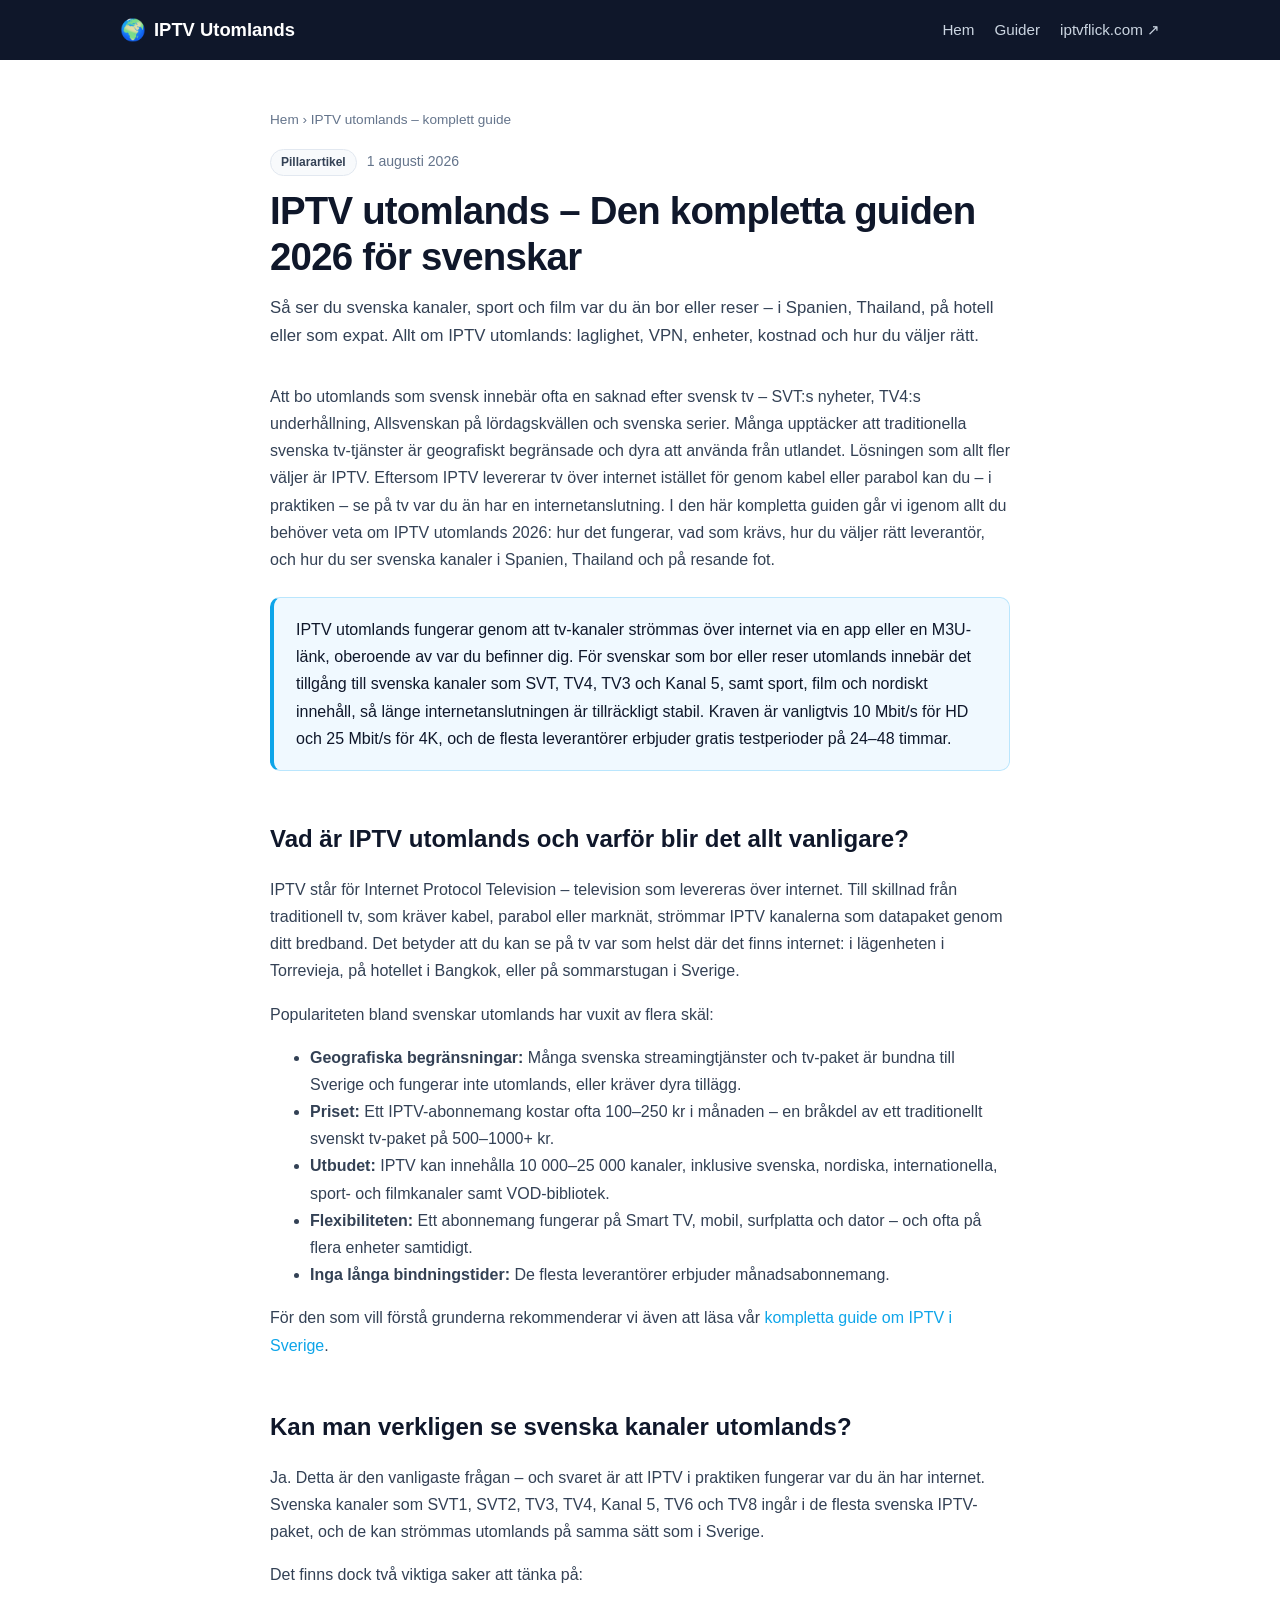
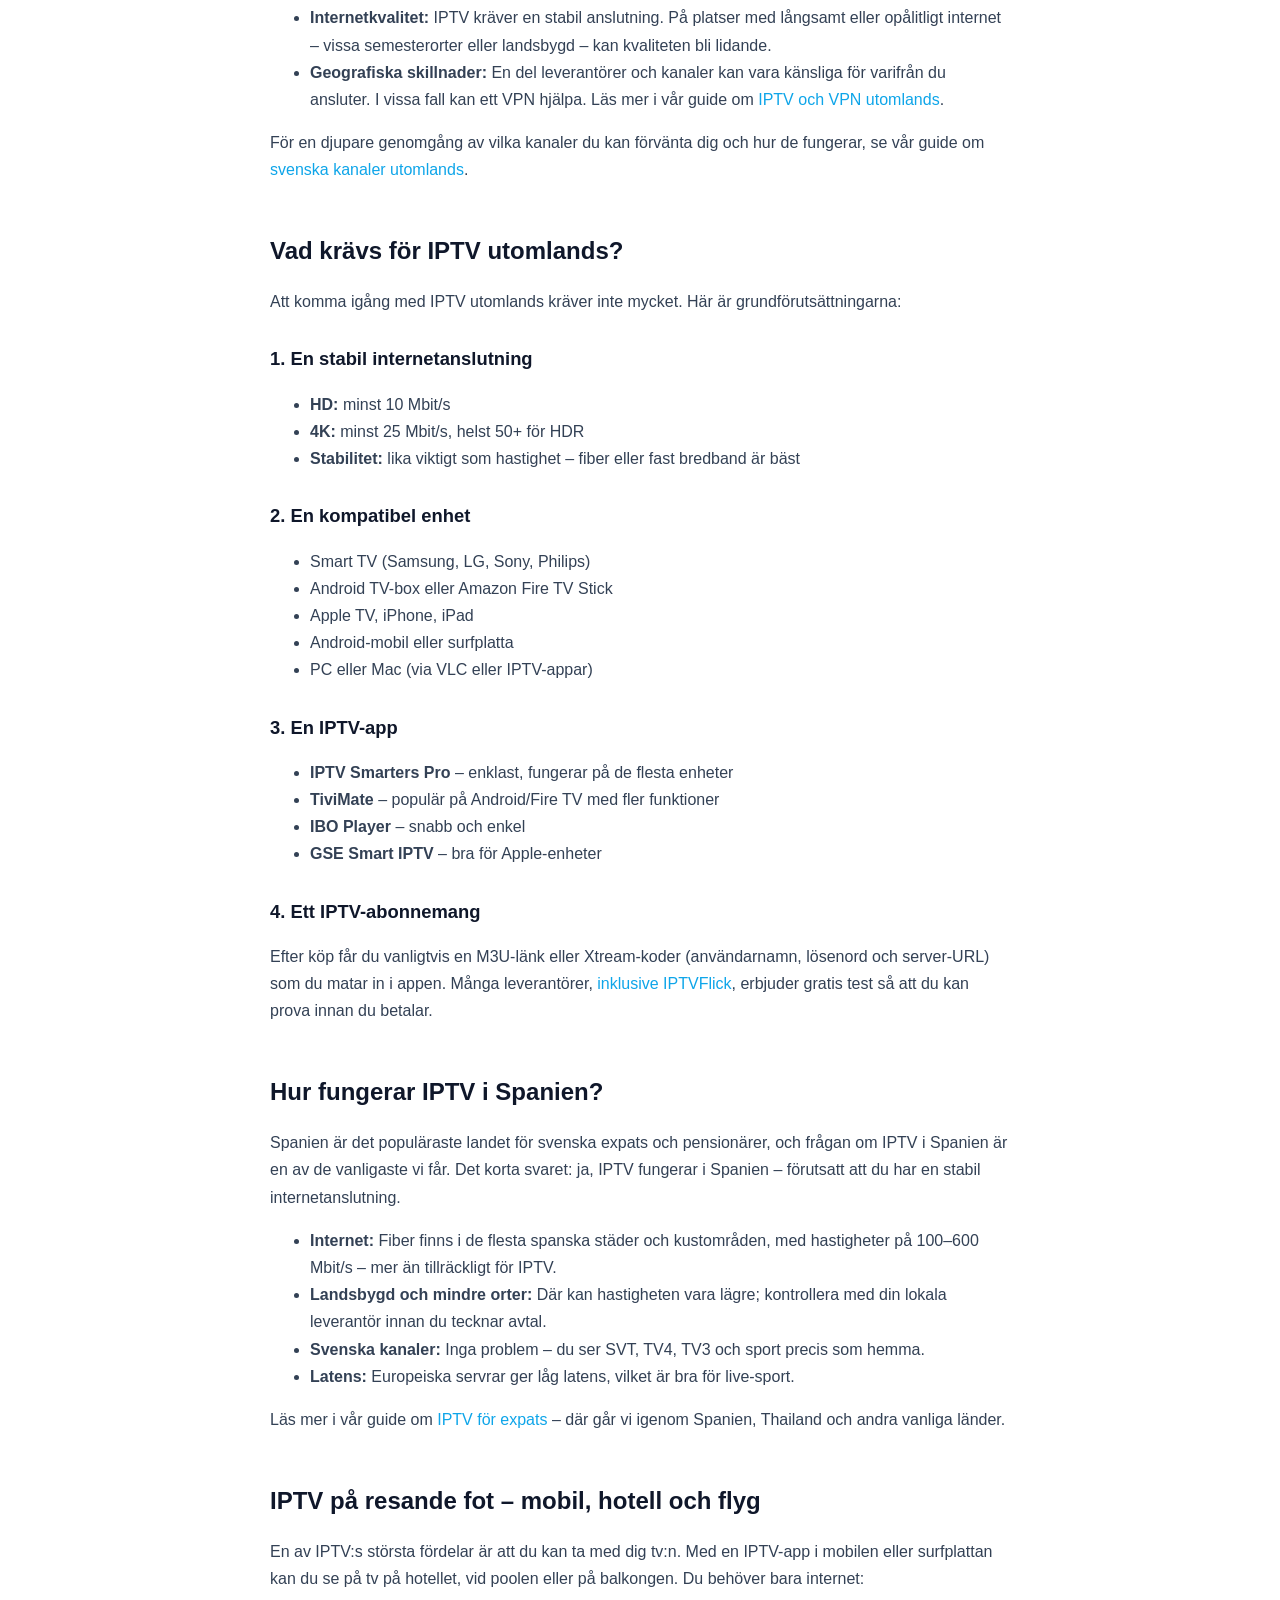
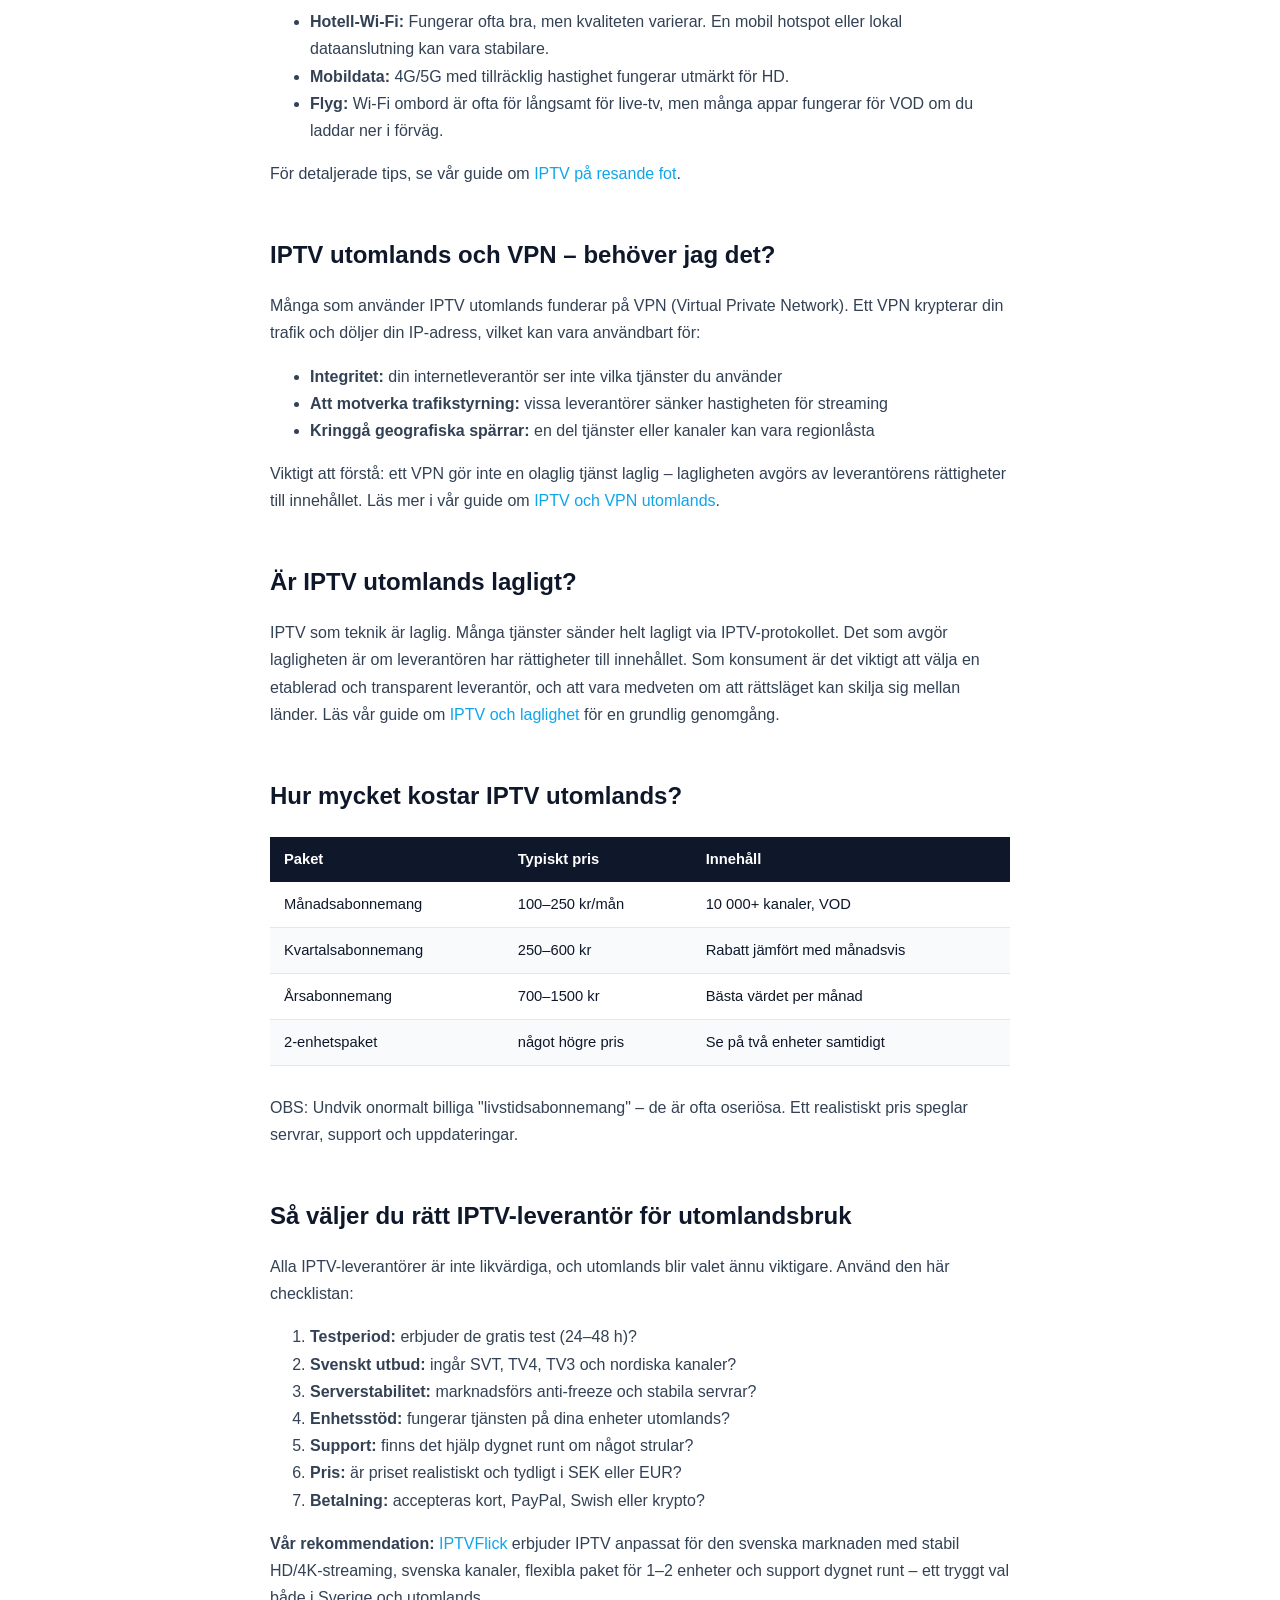
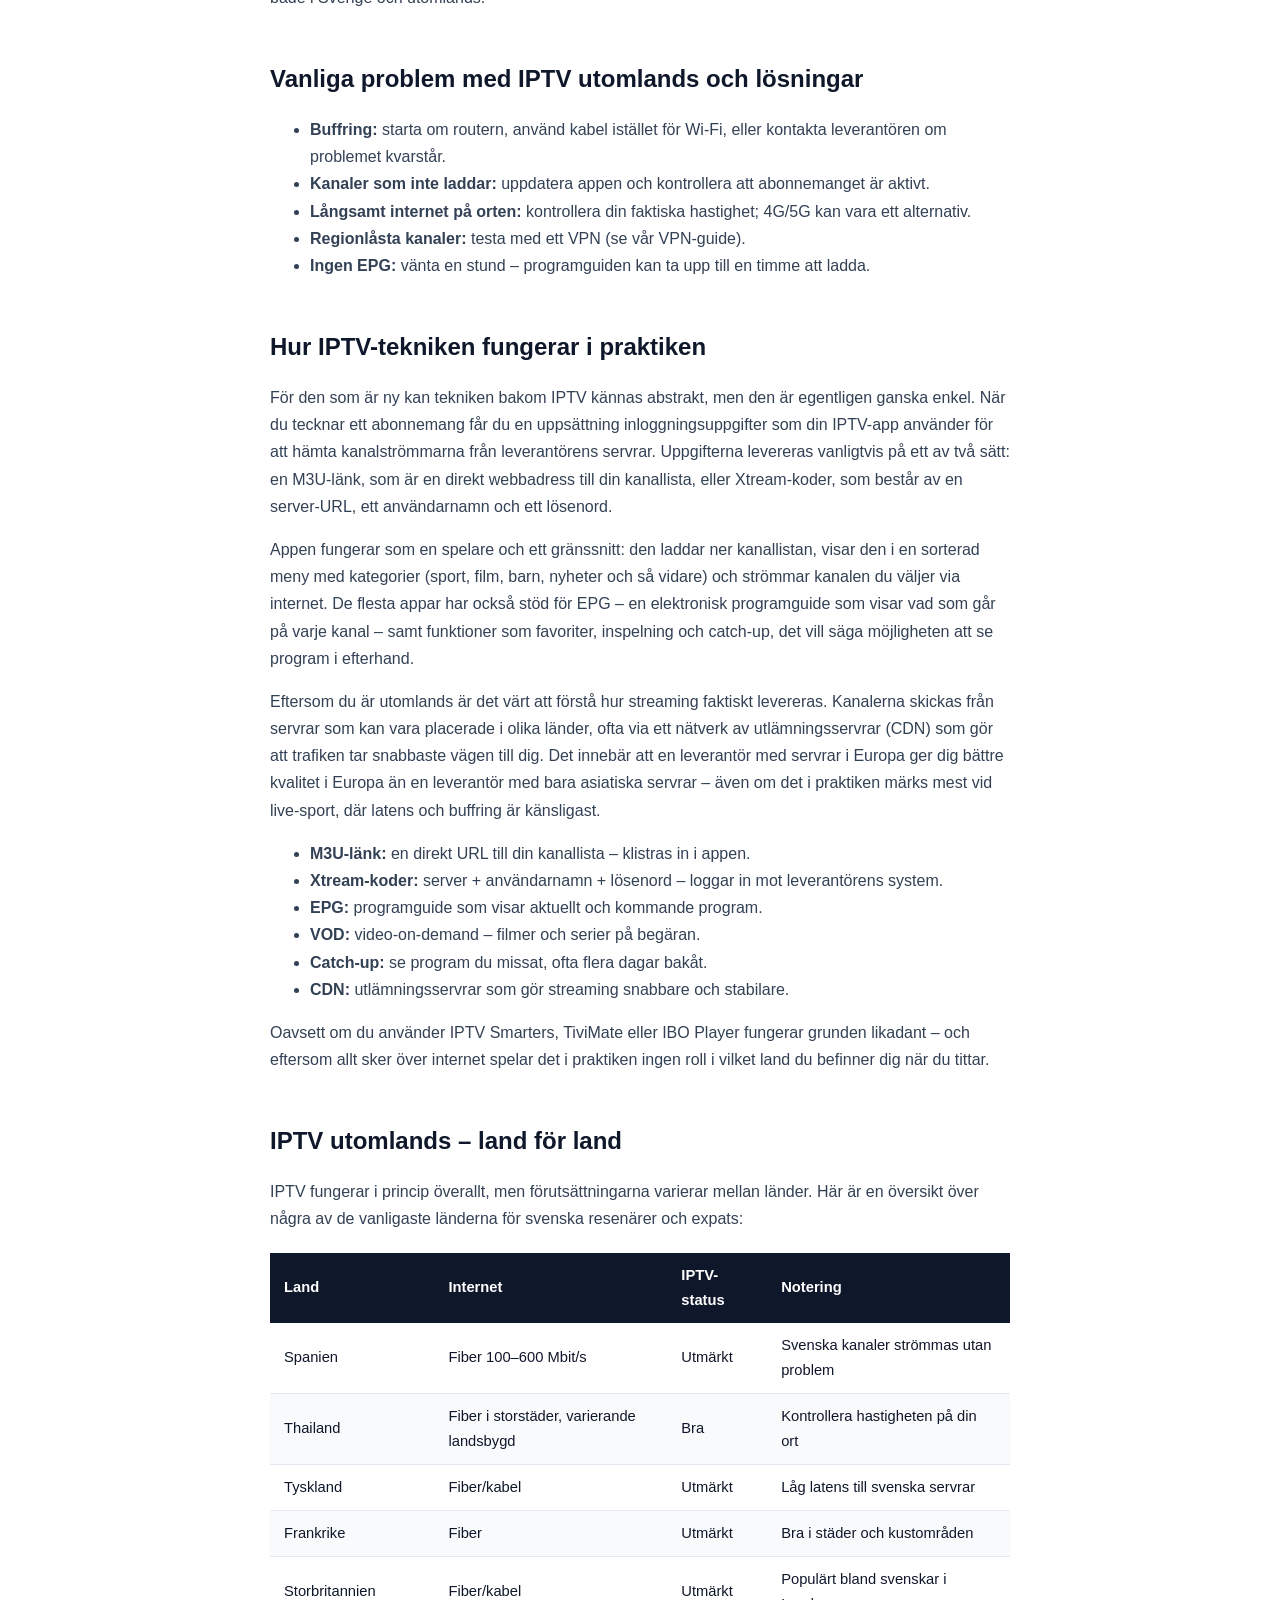
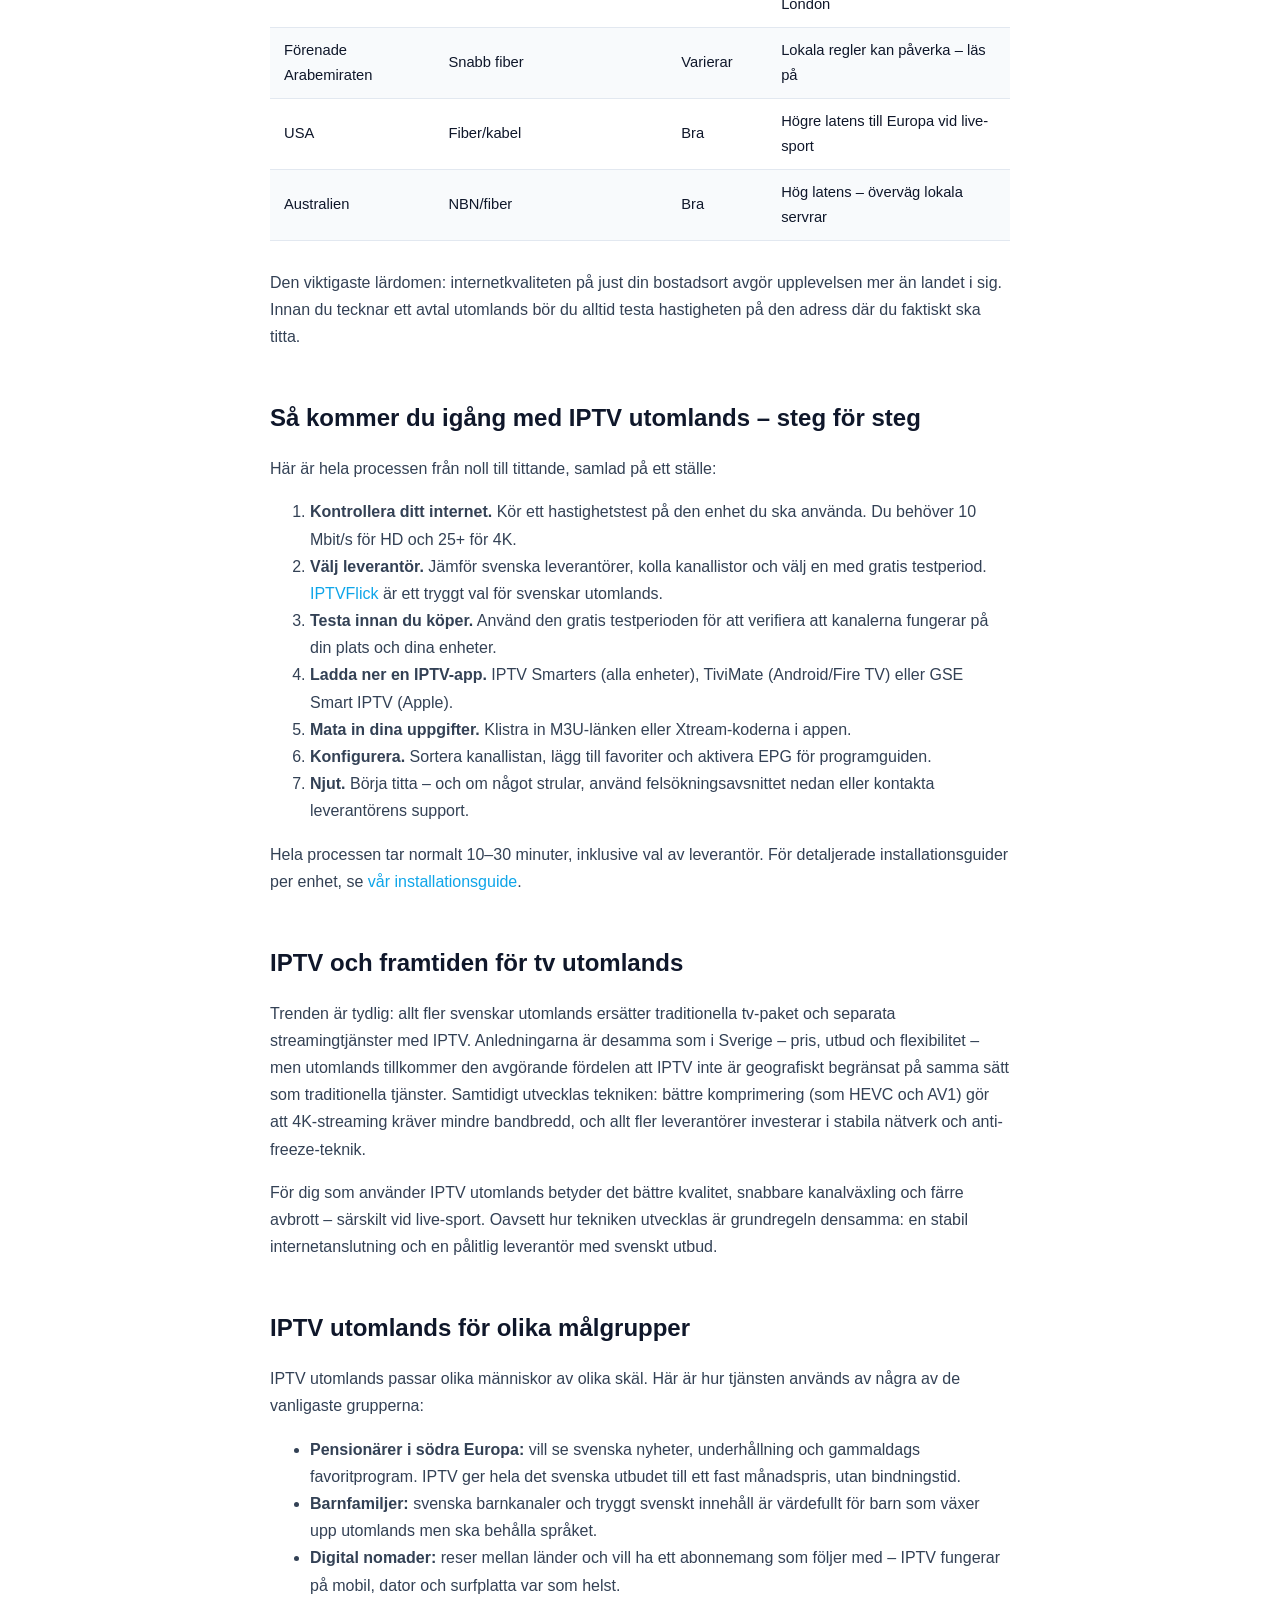
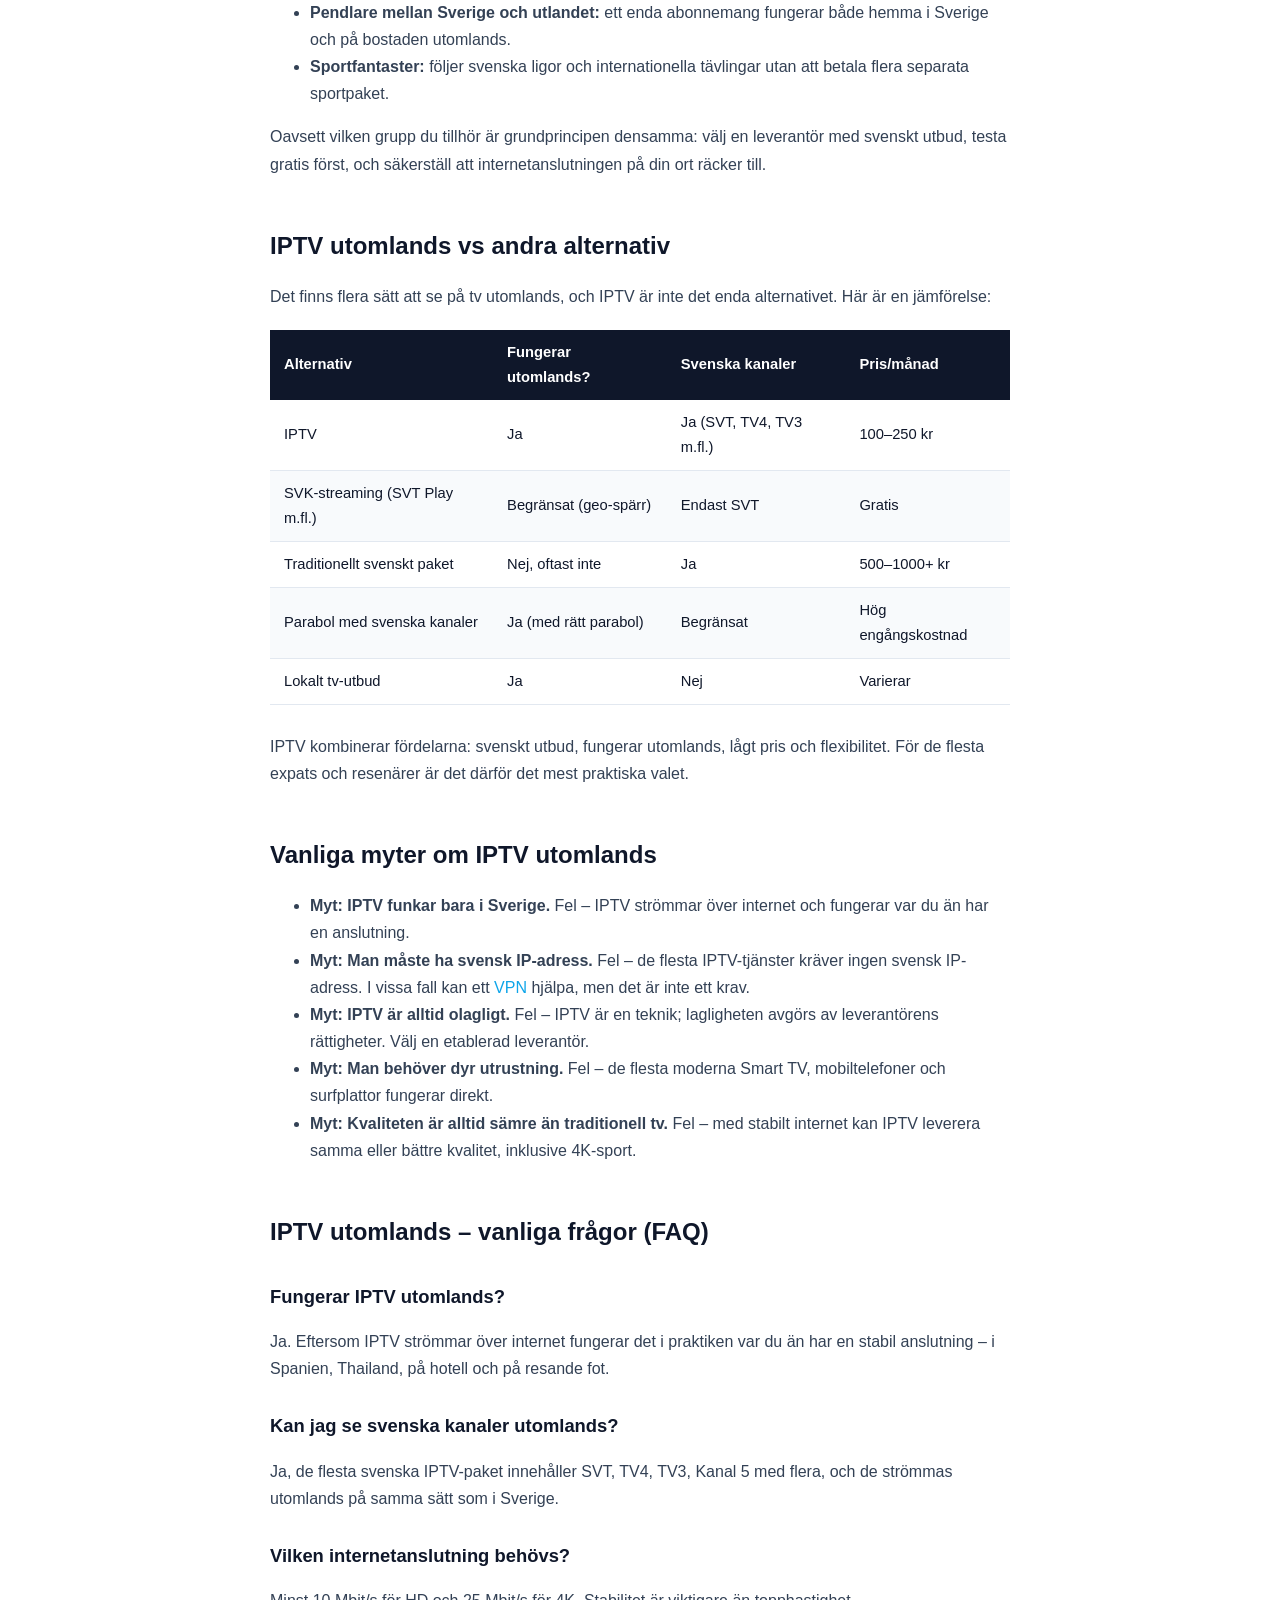
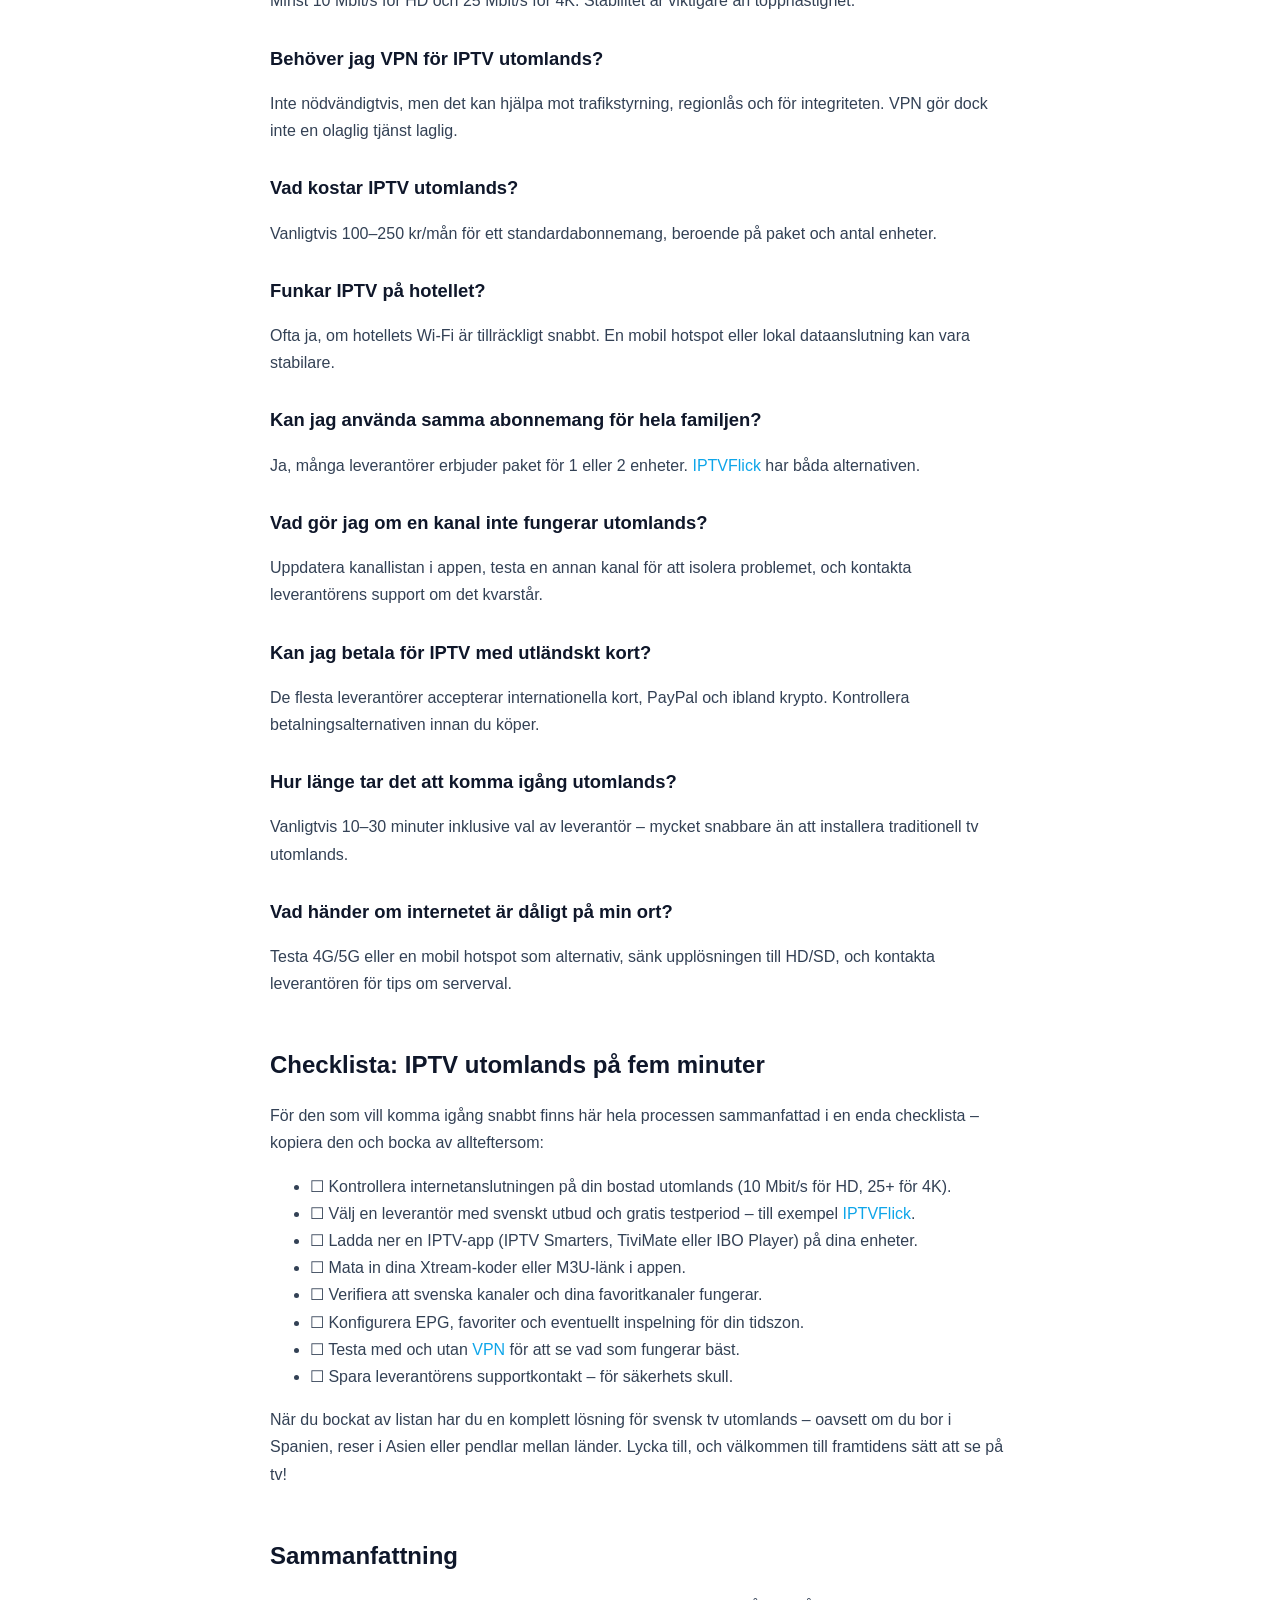
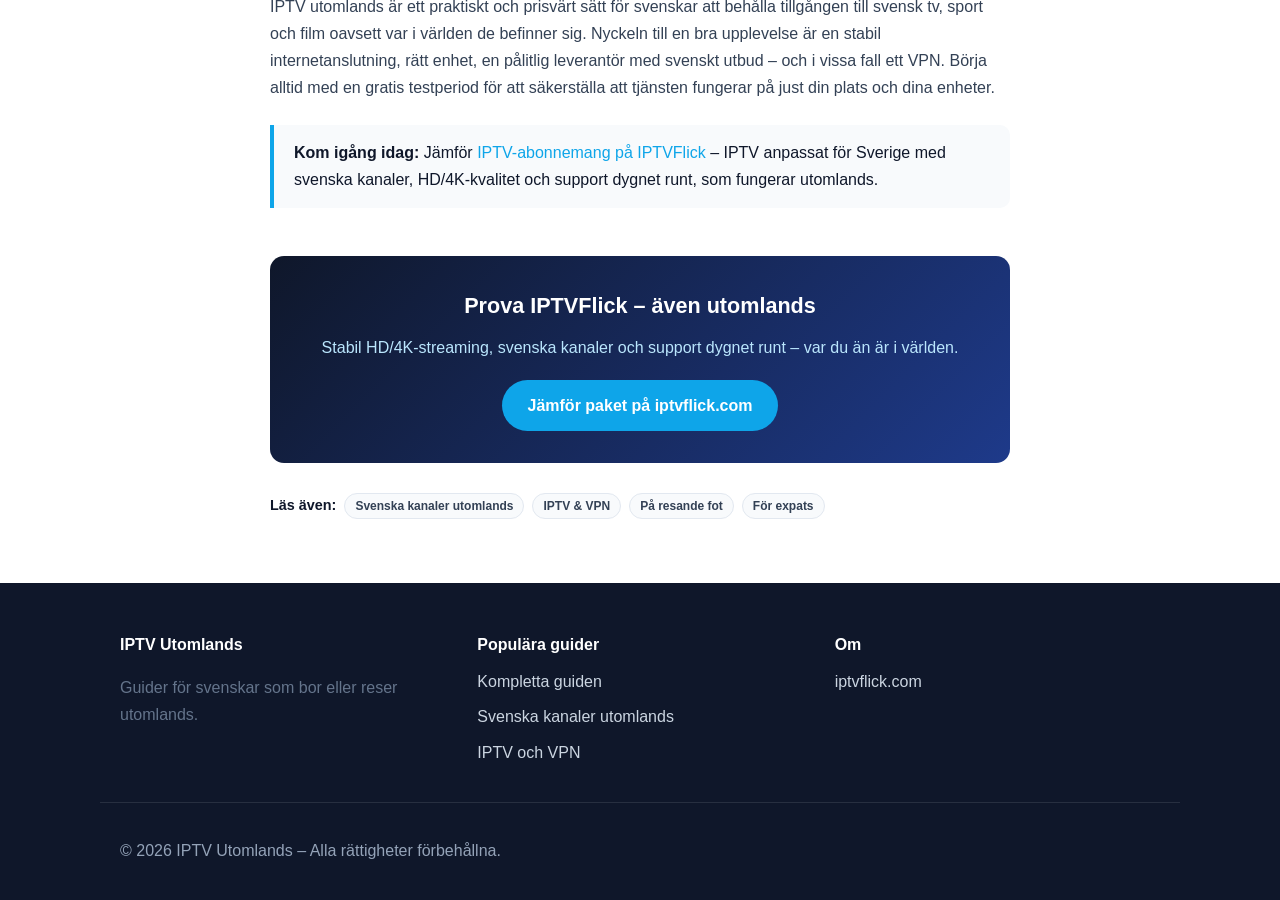
<file: blog/iptv-utomlands-komplett-guide/index.html>
<!DOCTYPE html>
<html lang="sv">
<head>
  <meta charset="utf-8">
  <meta name="viewport" content="width=device-width, initial-scale=1">
  <title>IPTV utomlands – Den kompletta guiden 2026 för svenskar | IPTVFlick</title>
  <meta name="description" content="IPTV utomlands 2026: se svenska kanaler, sport och film var du än bor eller reser. Komplett guide om IPTV i Spanien, Thailand, med VPN och på resande fot.">
  <meta name="robots" content="index, follow">
  <link rel="canonical" href="https://iptvflick.com/blog/iptv-utomlands-komplett-guide/">
  <link rel="stylesheet" href="../../assets/css/style.css">
  <link rel="icon" href="data:image/svg+xml,<svg xmlns='http://www.w3.org/2000/svg' viewBox='0 0 100 100'><text y='.9em' font-size='90'>🌍</text></svg>">
</head>
<body>
  <header class="site-header">
    <div class="container header-inner">
      <a class="site-brand" href="../../index.html"><span class="brand-mark">🌍</span> IPTV Utomlands</a>
      <nav class="site-nav" aria-label="Huvudmeny">
        <a href="../../index.html">Hem</a>
        <a href="../../index.html#guider">Guider</a>
        <a href="https://iptvflick.com/" rel="noopener">iptvflick.com ↗</a>
      </nav>
    </div>
  </header>

  <article class="post">
    <header class="post-header">
      <nav class="breadcrumb" aria-label="Brödsmulor">
        <a href="../../index.html">Hem</a> <span aria-hidden="true">›</span> <span>IPTV utomlands – komplett guide</span>
      </nav>
      <p class="post-meta"><span class="badge">Pillarartikel</span> <time datetime="2026-08-01">1 augusti 2026</time></p>
      <h1>IPTV utomlands – Den kompletta guiden 2026 för svenskar</h1>
      <p class="post-excerpt">Så ser du svenska kanaler, sport och film var du än bor eller reser – i Spanien, Thailand, på hotell eller som expat. Allt om IPTV utomlands: laglighet, VPN, enheter, kostnad och hur du väljer rätt.</p>
    </header>

    <div class="post-content">

      <p>
        Att bo utomlands som svensk innebär ofta en saknad efter svensk tv – SVT:s nyheter, TV4:s
        underhållning, Allsvenskan på lördagskvällen och svenska serier. Många upptäcker att
        traditionella svenska tv-tjänster är geografiskt begränsade och dyra att använda från
        utlandet. Lösningen som allt fler väljer är IPTV. Eftersom IPTV levererar tv över internet
        istället för genom kabel eller parabol kan du – i praktiken – se på tv var du än har en
        internetanslutning. I den här kompletta guiden går vi igenom allt du behöver veta om IPTV
        utomlands 2026: hur det fungerar, vad som krävs, hur du väljer rätt leverantör, och hur du
        ser svenska kanaler i Spanien, Thailand och på resande fot.
      </p>

      <section class="citability">
        <p>
          IPTV utomlands fungerar genom att tv-kanaler strömmas över internet via en app eller en
          M3U-länk, oberoende av var du befinner dig. För svenskar som bor eller reser utomlands
          innebär det tillgång till svenska kanaler som SVT, TV4, TV3 och Kanal 5, samt sport,
          film och nordiskt innehåll, så länge internetanslutningen är tillräckligt stabil.
          Kraven är vanligtvis 10 Mbit/s för HD och 25 Mbit/s för 4K, och de flesta leverantörer
          erbjuder gratis testperioder på 24–48 timmar.
        </p>
      </section>

      <h2>Vad är IPTV utomlands och varför blir det allt vanligare?</h2>
      <p>
        IPTV står för Internet Protocol Television – television som levereras över internet. Till
        skillnad från traditionell tv, som kräver kabel, parabol eller marknät, strömmar IPTV
        kanalerna som datapaket genom ditt bredband. Det betyder att du kan se på tv var som helst
        där det finns internet: i lägenheten i Torrevieja, på hotellet i Bangkok, eller på
        sommarstugan i Sverige.
      </p>
      <p>
        Populariteten bland svenskar utomlands har vuxit av flera skäl:
      </p>
      <ul>
        <li><strong>Geografiska begränsningar:</strong> Många svenska streamingtjänster och tv-paket är bundna till Sverige och fungerar inte utomlands, eller kräver dyra tillägg.</li>
        <li><strong>Priset:</strong> Ett IPTV-abonnemang kostar ofta 100–250 kr i månaden – en bråkdel av ett traditionellt svenskt tv-paket på 500–1000+ kr.</li>
        <li><strong>Utbudet:</strong> IPTV kan innehålla 10 000–25 000 kanaler, inklusive svenska, nordiska, internationella, sport- och filmkanaler samt VOD-bibliotek.</li>
        <li><strong>Flexibiliteten:</strong> Ett abonnemang fungerar på Smart TV, mobil, surfplatta och dator – och ofta på flera enheter samtidigt.</li>
        <li><strong>Inga långa bindningstider:</strong> De flesta leverantörer erbjuder månadsabonnemang.</li>
      </ul>
      <p>
        För den som vill förstå grunderna rekommenderar vi även att läsa vår
        <a href="https://iptvflick.com/blog/iptv-sverige-komplett-guide/">kompletta guide om IPTV i Sverige</a>.
      </p>

      <h2>Kan man verkligen se svenska kanaler utomlands?</h2>
      <p>
        Ja. Detta är den vanligaste frågan – och svaret är att IPTV i praktiken fungerar var du än
        har internet. Svenska kanaler som SVT1, SVT2, TV3, TV4, Kanal 5, TV6 och TV8 ingår i de
        flesta svenska IPTV-paket, och de kan strömmas utomlands på samma sätt som i Sverige.
      </p>
      <p>
        Det finns dock två viktiga saker att tänka på:
      </p>
      <ul>
        <li><strong>Internetkvalitet:</strong> IPTV kräver en stabil anslutning. På platser med långsamt eller opålitligt internet – vissa semesterorter eller landsbygd – kan kvaliteten bli lidande.</li>
        <li><strong>Geografiska skillnader:</strong> En del leverantörer och kanaler kan vara känsliga för varifrån du ansluter. I vissa fall kan ett VPN hjälpa. Läs mer i vår guide om <a href="../iptv-vpn-utomlands/index.html">IPTV och VPN utomlands</a>.</li>
      </ul>
      <p>
        För en djupare genomgång av vilka kanaler du kan förvänta dig och hur de fungerar, se vår
        guide om <a href="../svenska-kanaler-utomlands/index.html">svenska kanaler utomlands</a>.
      </p>

      <h2>Vad krävs för IPTV utomlands?</h2>
      <p>
        Att komma igång med IPTV utomlands kräver inte mycket. Här är grundförutsättningarna:
      </p>

      <h3>1. En stabil internetanslutning</h3>
      <ul>
        <li><strong>HD:</strong> minst 10 Mbit/s</li>
        <li><strong>4K:</strong> minst 25 Mbit/s, helst 50+ för HDR</li>
        <li><strong>Stabilitet:</strong> lika viktigt som hastighet – fiber eller fast bredband är bäst</li>
      </ul>

      <h3>2. En kompatibel enhet</h3>
      <ul>
        <li>Smart TV (Samsung, LG, Sony, Philips)</li>
        <li>Android TV-box eller Amazon Fire TV Stick</li>
        <li>Apple TV, iPhone, iPad</li>
        <li>Android-mobil eller surfplatta</li>
        <li>PC eller Mac (via VLC eller IPTV-appar)</li>
      </ul>

      <h3>3. En IPTV-app</h3>
      <ul>
        <li><strong>IPTV Smarters Pro</strong> – enklast, fungerar på de flesta enheter</li>
        <li><strong>TiviMate</strong> – populär på Android/Fire TV med fler funktioner</li>
        <li><strong>IBO Player</strong> – snabb och enkel</li>
        <li><strong>GSE Smart IPTV</strong> – bra för Apple-enheter</li>
      </ul>

      <h3>4. Ett IPTV-abonnemang</h3>
      <p>
        Efter köp får du vanligtvis en M3U-länk eller Xtream-koder (användarnamn, lösenord och
        server-URL) som du matar in i appen. Många leverantörer, <a href="https://iptvflick.com/" rel="noopener">inklusive IPTVFlick</a>,
        erbjuder gratis test så att du kan prova innan du betalar.
      </p>

      <h2>Hur fungerar IPTV i Spanien?</h2>
      <p>
        Spanien är det populäraste landet för svenska expats och pensionärer, och frågan om IPTV i
        Spanien är en av de vanligaste vi får. Det korta svaret: ja, IPTV fungerar i Spanien –
        förutsatt att du har en stabil internetanslutning.
      </p>
      <ul>
        <li><strong>Internet:</strong> Fiber finns i de flesta spanska städer och kustområden, med hastigheter på 100–600 Mbit/s – mer än tillräckligt för IPTV.</li>
        <li><strong>Landsbygd och mindre orter:</strong> Där kan hastigheten vara lägre; kontrollera med din lokala leverantör innan du tecknar avtal.</li>
        <li><strong>Svenska kanaler:</strong> Inga problem – du ser SVT, TV4, TV3 och sport precis som hemma.</li>
        <li><strong>Latens:</strong> Europeiska servrar ger låg latens, vilket är bra för live-sport.</li>
      </ul>
      <p>
        Läs mer i vår guide om <a href="../iptv-for-expats/index.html">IPTV för expats</a> – där går
        vi igenom Spanien, Thailand och andra vanliga länder.
      </p>

      <h2>IPTV på resande fot – mobil, hotell och flyg</h2>
      <p>
        En av IPTV:s största fördelar är att du kan ta med dig tv:n. Med en IPTV-app i mobilen eller
        surfplattan kan du se på tv på hotellet, vid poolen eller på balkongen. Du behöver bara
        internet:
      </p>
      <ul>
        <li><strong>Hotell-Wi-Fi:</strong> Fungerar ofta bra, men kvaliteten varierar. En mobil hotspot eller lokal dataanslutning kan vara stabilare.</li>
        <li><strong>Mobildata:</strong> 4G/5G med tillräcklig hastighet fungerar utmärkt för HD.</li>
        <li><strong>Flyg:</strong> Wi-Fi ombord är ofta för långsamt för live-tv, men många appar fungerar för VOD om du laddar ner i förväg.</li>
      </ul>
      <p>
        För detaljerade tips, se vår guide om <a href="../iptv-pa-resande-fot/index.html">IPTV på resande fot</a>.
      </p>

      <h2>IPTV utomlands och VPN – behöver jag det?</h2>
      <p>
        Många som använder IPTV utomlands funderar på VPN (Virtual Private Network). Ett VPN
        krypterar din trafik och döljer din IP-adress, vilket kan vara användbart för:
      </p>
      <ul>
        <li><strong>Integritet:</strong> din internetleverantör ser inte vilka tjänster du använder</li>
        <li><strong>Att motverka trafikstyrning:</strong> vissa leverantörer sänker hastigheten för streaming</li>
        <li><strong>Kringgå geografiska spärrar:</strong> en del tjänster eller kanaler kan vara regionlåsta</li>
      </ul>
      <p>
        Viktigt att förstå: ett VPN gör inte en olaglig tjänst laglig – lagligheten avgörs av
        leverantörens rättigheter till innehållet. Läs mer i vår guide om
        <a href="../iptv-vpn-utomlands/index.html">IPTV och VPN utomlands</a>.
      </p>

      <h2>Är IPTV utomlands lagligt?</h2>
      <p>
        IPTV som teknik är laglig. Många tjänster sänder helt lagligt via IPTV-protokollet. Det som
        avgör lagligheten är om leverantören har rättigheter till innehållet. Som konsument är det
        viktigt att välja en etablerad och transparent leverantör, och att vara medveten om att
        rättsläget kan skilja sig mellan länder. Läs vår guide om
        <a href="https://iptvflick.com/blog/ar-iptv-lagligt-i-sverige/">IPTV och laglighet</a> för en
        grundlig genomgång.
      </p>

      <h2>Hur mycket kostar IPTV utomlands?</h2>
      <table>
        <thead>
          <tr><th>Paket</th><th>Typiskt pris</th><th>Innehåll</th></tr>
        </thead>
        <tbody>
          <tr><td>Månadsabonnemang</td><td>100–250 kr/mån</td><td>10 000+ kanaler, VOD</td></tr>
          <tr><td>Kvartalsabonnemang</td><td>250–600 kr</td><td>Rabatt jämfört med månadsvis</td></tr>
          <tr><td>Årsabonnemang</td><td>700–1500 kr</td><td>Bästa värdet per månad</td></tr>
          <tr><td>2-enhetspaket</td><td>något högre pris</td><td>Se på två enheter samtidigt</td></tr>
        </tbody>
      </table>
      <p>
        OBS: Undvik onormalt billiga "livstidsabonnemang" – de är ofta oseriösa. Ett realistiskt
        pris speglar servrar, support och uppdateringar.
      </p>

      <h2>Så väljer du rätt IPTV-leverantör för utomlandsbruk</h2>
      <p>
        Alla IPTV-leverantörer är inte likvärdiga, och utomlands blir valet ännu viktigare. Använd
        den här checklistan:
      </p>
      <ol>
        <li><strong>Testperiod:</strong> erbjuder de gratis test (24–48 h)?</li>
        <li><strong>Svenskt utbud:</strong> ingår SVT, TV4, TV3 och nordiska kanaler?</li>
        <li><strong>Serverstabilitet:</strong> marknadsförs anti-freeze och stabila servrar?</li>
        <li><strong>Enhetsstöd:</strong> fungerar tjänsten på dina enheter utomlands?</li>
        <li><strong>Support:</strong> finns det hjälp dygnet runt om något strular?</li>
        <li><strong>Pris:</strong> är priset realistiskt och tydligt i SEK eller EUR?</li>
        <li><strong>Betalning:</strong> accepteras kort, PayPal, Swish eller krypto?</li>
      </ol>
      <p>
        <strong>Vår rekommendation:</strong> <a href="https://iptvflick.com/" rel="noopener">IPTVFlick</a>
        erbjuder IPTV anpassat för den svenska marknaden med stabil HD/4K-streaming, svenska kanaler,
        flexibla paket för 1–2 enheter och support dygnet runt – ett tryggt val både i Sverige och utomlands.
      </p>

      <h2>Vanliga problem med IPTV utomlands och lösningar</h2>
      <ul>
        <li><strong>Buffring:</strong> starta om routern, använd kabel istället för Wi-Fi, eller kontakta leverantören om problemet kvarstår.</li>
        <li><strong>Kanaler som inte laddar:</strong> uppdatera appen och kontrollera att abonnemanget är aktivt.</li>
        <li><strong>Långsamt internet på orten:</strong> kontrollera din faktiska hastighet; 4G/5G kan vara ett alternativ.</li>
        <li><strong>Regionlåsta kanaler:</strong> testa med ett VPN (se vår VPN-guide).</li>
        <li><strong>Ingen EPG:</strong> vänta en stund – programguiden kan ta upp till en timme att ladda.</li>
      </ul>

      <h2>Hur IPTV-tekniken fungerar i praktiken</h2>
      <p>
        För den som är ny kan tekniken bakom IPTV kännas abstrakt, men den är egentligen ganska
        enkel. När du tecknar ett abonnemang får du en uppsättning inloggningsuppgifter som din
        IPTV-app använder för att hämta kanalströmmarna från leverantörens servrar. Uppgifterna
        levereras vanligtvis på ett av två sätt: en M3U-länk, som är en direkt webbadress till din
        kanallista, eller Xtream-koder, som består av en server-URL, ett användarnamn och ett
        lösenord.
      </p>
      <p>
        Appen fungerar som en spelare och ett gränssnitt: den laddar ner kanallistan, visar den i
        en sorterad meny med kategorier (sport, film, barn, nyheter och så vidare) och strömmar
        kanalen du väljer via internet. De flesta appar har också stöd för EPG – en elektronisk
        programguide som visar vad som går på varje kanal – samt funktioner som favoriter,
        inspelning och catch-up, det vill säga möjligheten att se program i efterhand.
      </p>
      <p>
        Eftersom du är utomlands är det värt att förstå hur streaming faktiskt levereras. Kanalerna
        skickas från servrar som kan vara placerade i olika länder, ofta via ett nätverk av
        utlämningsservrar (CDN) som gör att trafiken tar snabbaste vägen till dig. Det innebär att
        en leverantör med servrar i Europa ger dig bättre kvalitet i Europa än en leverantör med
        bara asiatiska servrar – även om det i praktiken märks mest vid live-sport, där latens och
        buffring är känsligast.
      </p>
      <ul>
        <li><strong>M3U-länk:</strong> en direkt URL till din kanallista – klistras in i appen.</li>
        <li><strong>Xtream-koder:</strong> server + användarnamn + lösenord – loggar in mot leverantörens system.</li>
        <li><strong>EPG:</strong> programguide som visar aktuellt och kommande program.</li>
        <li><strong>VOD:</strong> video-on-demand – filmer och serier på begäran.</li>
        <li><strong>Catch-up:</strong> se program du missat, ofta flera dagar bakåt.</li>
        <li><strong>CDN:</strong> utlämningsservrar som gör streaming snabbare och stabilare.</li>
      </ul>
      <p>
        Oavsett om du använder IPTV Smarters, TiviMate eller IBO Player fungerar grunden likadant –
        och eftersom allt sker över internet spelar det i praktiken ingen roll i vilket land du
        befinner dig när du tittar.
      </p>

      <h2>IPTV utomlands – land för land</h2>
      <p>
        IPTV fungerar i princip överallt, men förutsättningarna varierar mellan länder. Här är en
        översikt över några av de vanligaste länderna för svenska resenärer och expats:
      </p>
      <table>
        <thead>
          <tr><th>Land</th><th>Internet</th><th>IPTV-status</th><th>Notering</th></tr>
        </thead>
        <tbody>
          <tr><td>Spanien</td><td>Fiber 100–600 Mbit/s</td><td>Utmärkt</td><td>Svenska kanaler strömmas utan problem</td></tr>
          <tr><td>Thailand</td><td>Fiber i storstäder, varierande landsbygd</td><td>Bra</td><td>Kontrollera hastigheten på din ort</td></tr>
          <tr><td>Tyskland</td><td>Fiber/kabel</td><td>Utmärkt</td><td>Låg latens till svenska servrar</td></tr>
          <tr><td>Frankrike</td><td>Fiber</td><td>Utmärkt</td><td>Bra i städer och kustområden</td></tr>
          <tr><td>Storbritannien</td><td>Fiber/kabel</td><td>Utmärkt</td><td>Populärt bland svenskar i London</td></tr>
          <tr><td>Förenade Arabemiraten</td><td>Snabb fiber</td><td>Varierar</td><td>Lokala regler kan påverka – läs på</td></tr>
          <tr><td>USA</td><td>Fiber/kabel</td><td>Bra</td><td>Högre latens till Europa vid live-sport</td></tr>
          <tr><td>Australien</td><td>NBN/fiber</td><td>Bra</td><td>Hög latens – överväg lokala servrar</td></tr>
        </tbody>
      </table>
      <p>
        Den viktigaste lärdomen: internetkvaliteten på just din bostadsort avgör upplevelsen mer än
        landet i sig. Innan du tecknar ett avtal utomlands bör du alltid testa hastigheten på den
        adress där du faktiskt ska titta.
      </p>

      <h2>Så kommer du igång med IPTV utomlands – steg för steg</h2>
      <p>
        Här är hela processen från noll till tittande, samlad på ett ställe:
      </p>
      <ol>
        <li><strong>Kontrollera ditt internet.</strong> Kör ett hastighetstest på den enhet du ska använda. Du behöver 10 Mbit/s för HD och 25+ för 4K.</li>
        <li><strong>Välj leverantör.</strong> Jämför svenska leverantörer, kolla kanallistor och välj en med gratis testperiod. <a href="https://iptvflick.com/" rel="noopener">IPTVFlick</a> är ett tryggt val för svenskar utomlands.</li>
        <li><strong>Testa innan du köper.</strong> Använd den gratis testperioden för att verifiera att kanalerna fungerar på din plats och dina enheter.</li>
        <li><strong>Ladda ner en IPTV-app.</strong> IPTV Smarters (alla enheter), TiviMate (Android/Fire TV) eller GSE Smart IPTV (Apple).</li>
        <li><strong>Mata in dina uppgifter.</strong> Klistra in M3U-länken eller Xtream-koderna i appen.</li>
        <li><strong>Konfigurera.</strong> Sortera kanallistan, lägg till favoriter och aktivera EPG för programguiden.</li>
        <li><strong>Njut.</strong> Börja titta – och om något strular, använd felsökningsavsnittet nedan eller kontakta leverantörens support.</li>
      </ol>
      <p>
        Hela processen tar normalt 10–30 minuter, inklusive val av leverantör. För detaljerade
        installationsguider per enhet, se <a href="https://iptvflick.com/blog/installera-iptv-smart-tv-fire-tv/">vår installationsguide</a>.
      </p>

      <h2>IPTV och framtiden för tv utomlands</h2>
      <p>
        Trenden är tydlig: allt fler svenskar utomlands ersätter traditionella tv-paket och
        separata streamingtjänster med IPTV. Anledningarna är desamma som i Sverige – pris, utbud
        och flexibilitet – men utomlands tillkommer den avgörande fördelen att IPTV inte är
        geografiskt begränsat på samma sätt som traditionella tjänster. Samtidigt utvecklas
        tekniken: bättre komprimering (som HEVC och AV1) gör att 4K-streaming kräver mindre bandbredd,
        och allt fler leverantörer investerar i stabila nätverk och anti-freeze-teknik.
      </p>
      <p>
        För dig som använder IPTV utomlands betyder det bättre kvalitet, snabbare kanalväxling och
        färre avbrott – särskilt vid live-sport. Oavsett hur tekniken utvecklas är grundregeln
        densamma: en stabil internetanslutning och en pålitlig leverantör med svenskt utbud.
      </p>

      <h2>IPTV utomlands för olika målgrupper</h2>
      <p>
        IPTV utomlands passar olika människor av olika skäl. Här är hur tjänsten används av några
        av de vanligaste grupperna:
      </p>
      <ul>
        <li><strong>Pensionärer i södra Europa:</strong> vill se svenska nyheter, underhållning och gammaldags favoritprogram. IPTV ger hela det svenska utbudet till ett fast månadspris, utan bindningstid.</li>
        <li><strong>Barnfamiljer:</strong> svenska barnkanaler och tryggt svenskt innehåll är värdefullt för barn som växer upp utomlands men ska behålla språket.</li>
        <li><strong>Digital nomader:</strong> reser mellan länder och vill ha ett abonnemang som följer med – IPTV fungerar på mobil, dator och surfplatta var som helst.</li>
        <li><strong>Pendlare mellan Sverige och utlandet:</strong> ett enda abonnemang fungerar både hemma i Sverige och på bostaden utomlands.</li>
        <li><strong>Sportfantaster:</strong> följer svenska ligor och internationella tävlingar utan att betala flera separata sportpaket.</li>
      </ul>
      <p>
        Oavsett vilken grupp du tillhör är grundprincipen densamma: välj en leverantör med svenskt
        utbud, testa gratis först, och säkerställ att internetanslutningen på din ort räcker till.
      </p>

      <h2>IPTV utomlands vs andra alternativ</h2>
      <p>
        Det finns flera sätt att se på tv utomlands, och IPTV är inte det enda alternativet. Här är
        en jämförelse:
      </p>
      <table>
        <thead>
          <tr><th>Alternativ</th><th>Fungerar utomlands?</th><th>Svenska kanaler</th><th>Pris/månad</th></tr>
        </thead>
        <tbody>
          <tr><td>IPTV</td><td>Ja</td><td>Ja (SVT, TV4, TV3 m.fl.)</td><td>100–250 kr</td></tr>
          <tr><td>SVK-streaming (SVT Play m.fl.)</td><td>Begränsat (geo-spärr)</td><td>Endast SVT</td><td>Gratis</td></tr>
          <tr><td>Traditionellt svenskt paket</td><td>Nej, oftast inte</td><td>Ja</td><td>500–1000+ kr</td></tr>
          <tr><td>Parabol med svenska kanaler</td><td>Ja (med rätt parabol)</td><td>Begränsat</td><td>Hög engångskostnad</td></tr>
          <tr><td>Lokalt tv-utbud</td><td>Ja</td><td>Nej</td><td>Varierar</td></tr>
        </tbody>
      </table>
      <p>
        IPTV kombinerar fördelarna: svenskt utbud, fungerar utomlands, lågt pris och flexibilitet.
        För de flesta expats och resenärer är det därför det mest praktiska valet.
      </p>

      <h2>Vanliga myter om IPTV utomlands</h2>
      <ul>
        <li><strong>Myt: IPTV funkar bara i Sverige.</strong> Fel – IPTV strömmar över internet och fungerar var du än har en anslutning.</li>
        <li><strong>Myt: Man måste ha svensk IP-adress.</strong> Fel – de flesta IPTV-tjänster kräver ingen svensk IP-adress. I vissa fall kan ett <a href="../iptv-vpn-utomlands/index.html">VPN</a> hjälpa, men det är inte ett krav.</li>
        <li><strong>Myt: IPTV är alltid olagligt.</strong> Fel – IPTV är en teknik; lagligheten avgörs av leverantörens rättigheter. Välj en etablerad leverantör.</li>
        <li><strong>Myt: Man behöver dyr utrustning.</strong> Fel – de flesta moderna Smart TV, mobiltelefoner och surfplattor fungerar direkt.</li>
        <li><strong>Myt: Kvaliteten är alltid sämre än traditionell tv.</strong> Fel – med stabilt internet kan IPTV leverera samma eller bättre kvalitet, inklusive 4K-sport.</li>
      </ul>

      <h2>IPTV utomlands – vanliga frågor (FAQ)</h2>

      <h3>Fungerar IPTV utomlands?</h3>
      <p>Ja. Eftersom IPTV strömmar över internet fungerar det i praktiken var du än har en stabil anslutning – i Spanien, Thailand, på hotell och på resande fot.</p>

      <h3>Kan jag se svenska kanaler utomlands?</h3>
      <p>Ja, de flesta svenska IPTV-paket innehåller SVT, TV4, TV3, Kanal 5 med flera, och de strömmas utomlands på samma sätt som i Sverige.</p>

      <h3>Vilken internetanslutning behövs?</h3>
      <p>Minst 10 Mbit/s för HD och 25 Mbit/s för 4K. Stabilitet är viktigare än topphastighet.</p>

      <h3>Behöver jag VPN för IPTV utomlands?</h3>
      <p>Inte nödvändigtvis, men det kan hjälpa mot trafikstyrning, regionlås och för integriteten. VPN gör dock inte en olaglig tjänst laglig.</p>

      <h3>Vad kostar IPTV utomlands?</h3>
      <p>Vanligtvis 100–250 kr/mån för ett standardabonnemang, beroende på paket och antal enheter.</p>

      <h3>Funkar IPTV på hotellet?</h3>
      <p>Ofta ja, om hotellets Wi-Fi är tillräckligt snabbt. En mobil hotspot eller lokal dataanslutning kan vara stabilare.</p>

      <h3>Kan jag använda samma abonnemang för hela familjen?</h3>
      <p>Ja, många leverantörer erbjuder paket för 1 eller 2 enheter. <a href="https://iptvflick.com/" rel="noopener">IPTVFlick</a> har båda alternativen.</p>

      <h3>Vad gör jag om en kanal inte fungerar utomlands?</h3>
      <p>Uppdatera kanallistan i appen, testa en annan kanal för att isolera problemet, och kontakta leverantörens support om det kvarstår.</p>

      <h3>Kan jag betala för IPTV med utländskt kort?</h3>
      <p>De flesta leverantörer accepterar internationella kort, PayPal och ibland krypto. Kontrollera betalningsalternativen innan du köper.</p>

      <h3>Hur länge tar det att komma igång utomlands?</h3>
      <p>Vanligtvis 10–30 minuter inklusive val av leverantör – mycket snabbare än att installera traditionell tv utomlands.</p>

      <h3>Vad händer om internetet är dåligt på min ort?</h3>
      <p>Testa 4G/5G eller en mobil hotspot som alternativ, sänk upplösningen till HD/SD, och kontakta leverantören för tips om serverval.</p>

      <h2>Checklista: IPTV utomlands på fem minuter</h2>
      <p>
        För den som vill komma igång snabbt finns här hela processen sammanfattad i en enda
        checklista – kopiera den och bocka av allteftersom:
      </p>
      <ul>
        <li>☐ Kontrollera internetanslutningen på din bostad utomlands (10 Mbit/s för HD, 25+ för 4K).</li>
        <li>☐ Välj en leverantör med svenskt utbud och gratis testperiod – till exempel <a href="https://iptvflick.com/" rel="noopener">IPTVFlick</a>.</li>
        <li>☐ Ladda ner en IPTV-app (IPTV Smarters, TiviMate eller IBO Player) på dina enheter.</li>
        <li>☐ Mata in dina Xtream-koder eller M3U-länk i appen.</li>
        <li>☐ Verifiera att svenska kanaler och dina favoritkanaler fungerar.</li>
        <li>☐ Konfigurera EPG, favoriter och eventuellt inspelning för din tidszon.</li>
        <li>☐ Testa med och utan <a href="../iptv-vpn-utomlands/index.html">VPN</a> för att se vad som fungerar bäst.</li>
        <li>☐ Spara leverantörens supportkontakt – för säkerhets skull.</li>
      </ul>
      <p>
        När du bockat av listan har du en komplett lösning för svensk tv utomlands – oavsett om du
        bor i Spanien, reser i Asien eller pendlar mellan länder. Lycka till, och välkommen till
        framtidens sätt att se på tv!
      </p>

      <h2>Sammanfattning</h2>
      <p>
        IPTV utomlands är ett praktiskt och prisvärt sätt för svenskar att behålla tillgången till
        svensk tv, sport och film oavsett var i världen de befinner sig. Nyckeln till en bra
        upplevelse är en stabil internetanslutning, rätt enhet, en pålitlig leverantör med svenskt
        utbud – och i vissa fall ett VPN. Börja alltid med en gratis testperiod för att säkerställa
        att tjänsten fungerar på just din plats och dina enheter.
      </p>
      <blockquote>
        <p>
          <strong>Kom igång idag:</strong> Jämför <a href="https://iptvflick.com/" rel="noopener">IPTV-abonnemang på IPTVFlick</a> –
          IPTV anpassat för Sverige med svenska kanaler, HD/4K-kvalitet och support dygnet runt, som fungerar utomlands.
        </p>
      </blockquote>

    </div>

    <section class="post-cta" aria-label="Rekommendation">
      <h2>Prova IPTVFlick – även utomlands</h2>
      <p>Stabil HD/4K-streaming, svenska kanaler och support dygnet runt – var du än är i världen.</p>
      <a class="btn" href="https://iptvflick.com/" rel="noopener">Jämför paket på iptvflick.com</a>
    </section>

    <footer class="post-tags">
      <strong>Läs även:</strong>
      <a href="../svenska-kanaler-utomlands/index.html"><span class="badge">Svenska kanaler utomlands</span></a>
      <a href="../iptv-vpn-utomlands/index.html"><span class="badge">IPTV &amp; VPN</span></a>
      <a href="../iptv-pa-resande-fot/index.html"><span class="badge">På resande fot</span></a>
      <a href="../iptv-for-expats/index.html"><span class="badge">För expats</span></a>
    </footer>
  </article>

  <footer class="site-footer">
    <div class="container footer-grid">
      <div>
        <strong>IPTV Utomlands</strong>
        <p class="muted">Guider för svenskar som bor eller reser utomlands.</p>
      </div>
      <div>
        <strong>Populära guider</strong>
        <ul class="footer-links">
          <li><a href="index.html">Kompletta guiden</a></li>
          <li><a href="../svenska-kanaler-utomlands/index.html">Svenska kanaler utomlands</a></li>
          <li><a href="../iptv-vpn-utomlands/index.html">IPTV och VPN</a></li>
        </ul>
      </div>
      <div>
        <strong>Om</strong>
        <ul class="footer-links">
          <li><a href="https://iptvflick.com/" rel="noopener">iptvflick.com</a></li>
        </ul>
      </div>
    </div>
    <div class="container footer-bottom">
      <p class="muted">© 2026 IPTV Utomlands – Alla rättigheter förbehållna.</p>
    </div>
  </footer>
</body>
</html>
</file>
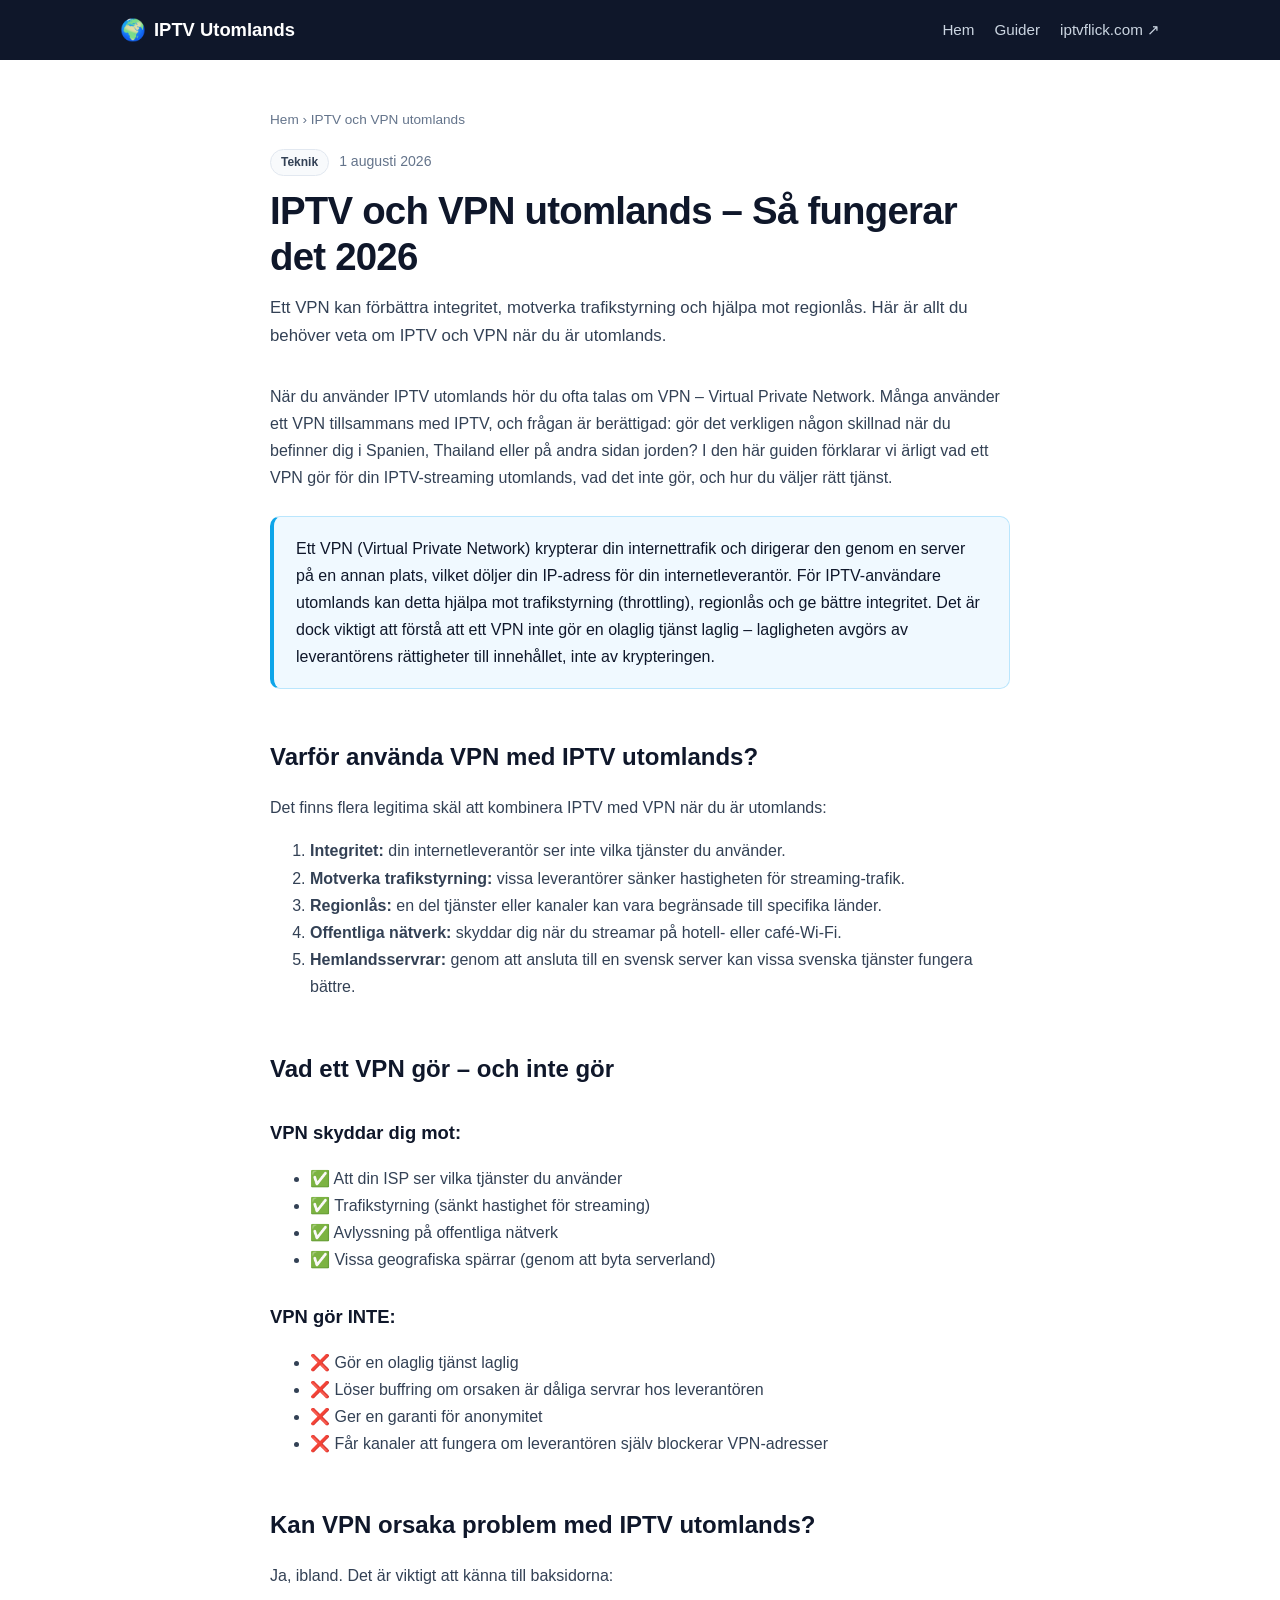
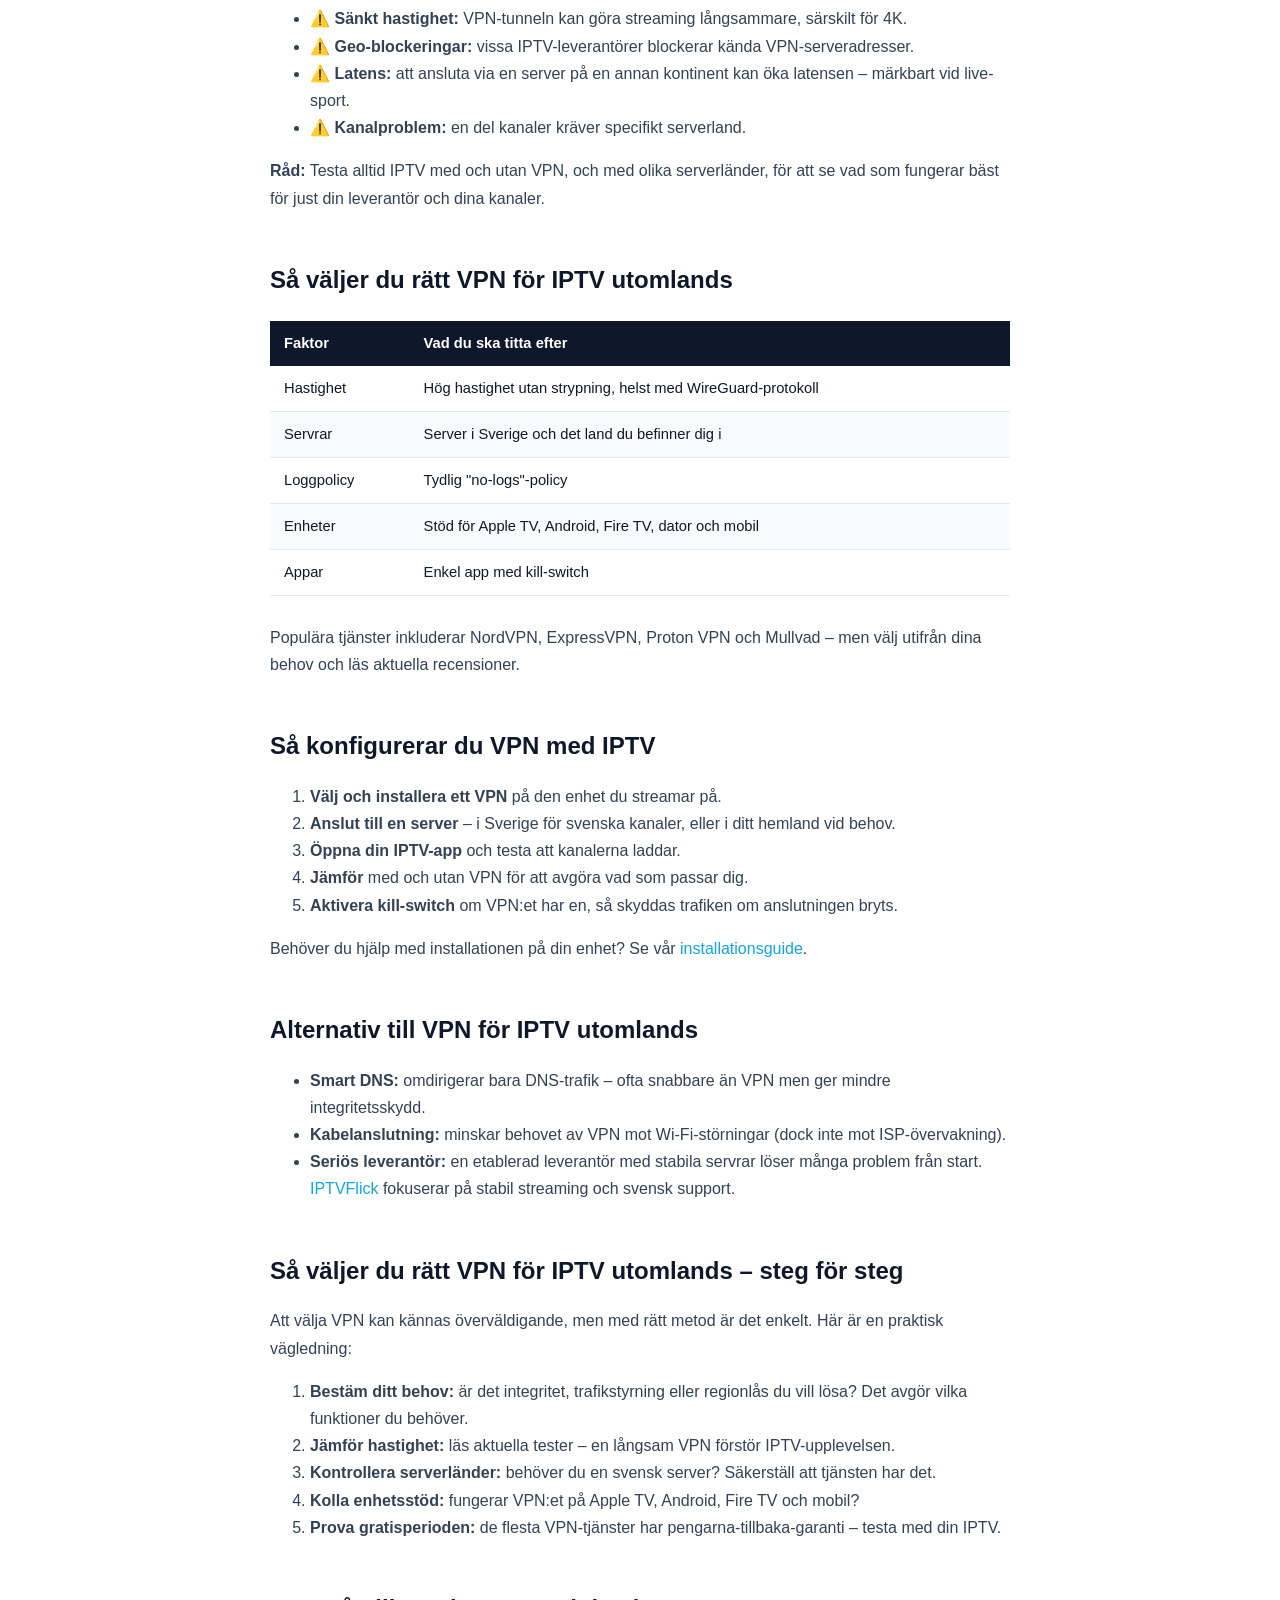
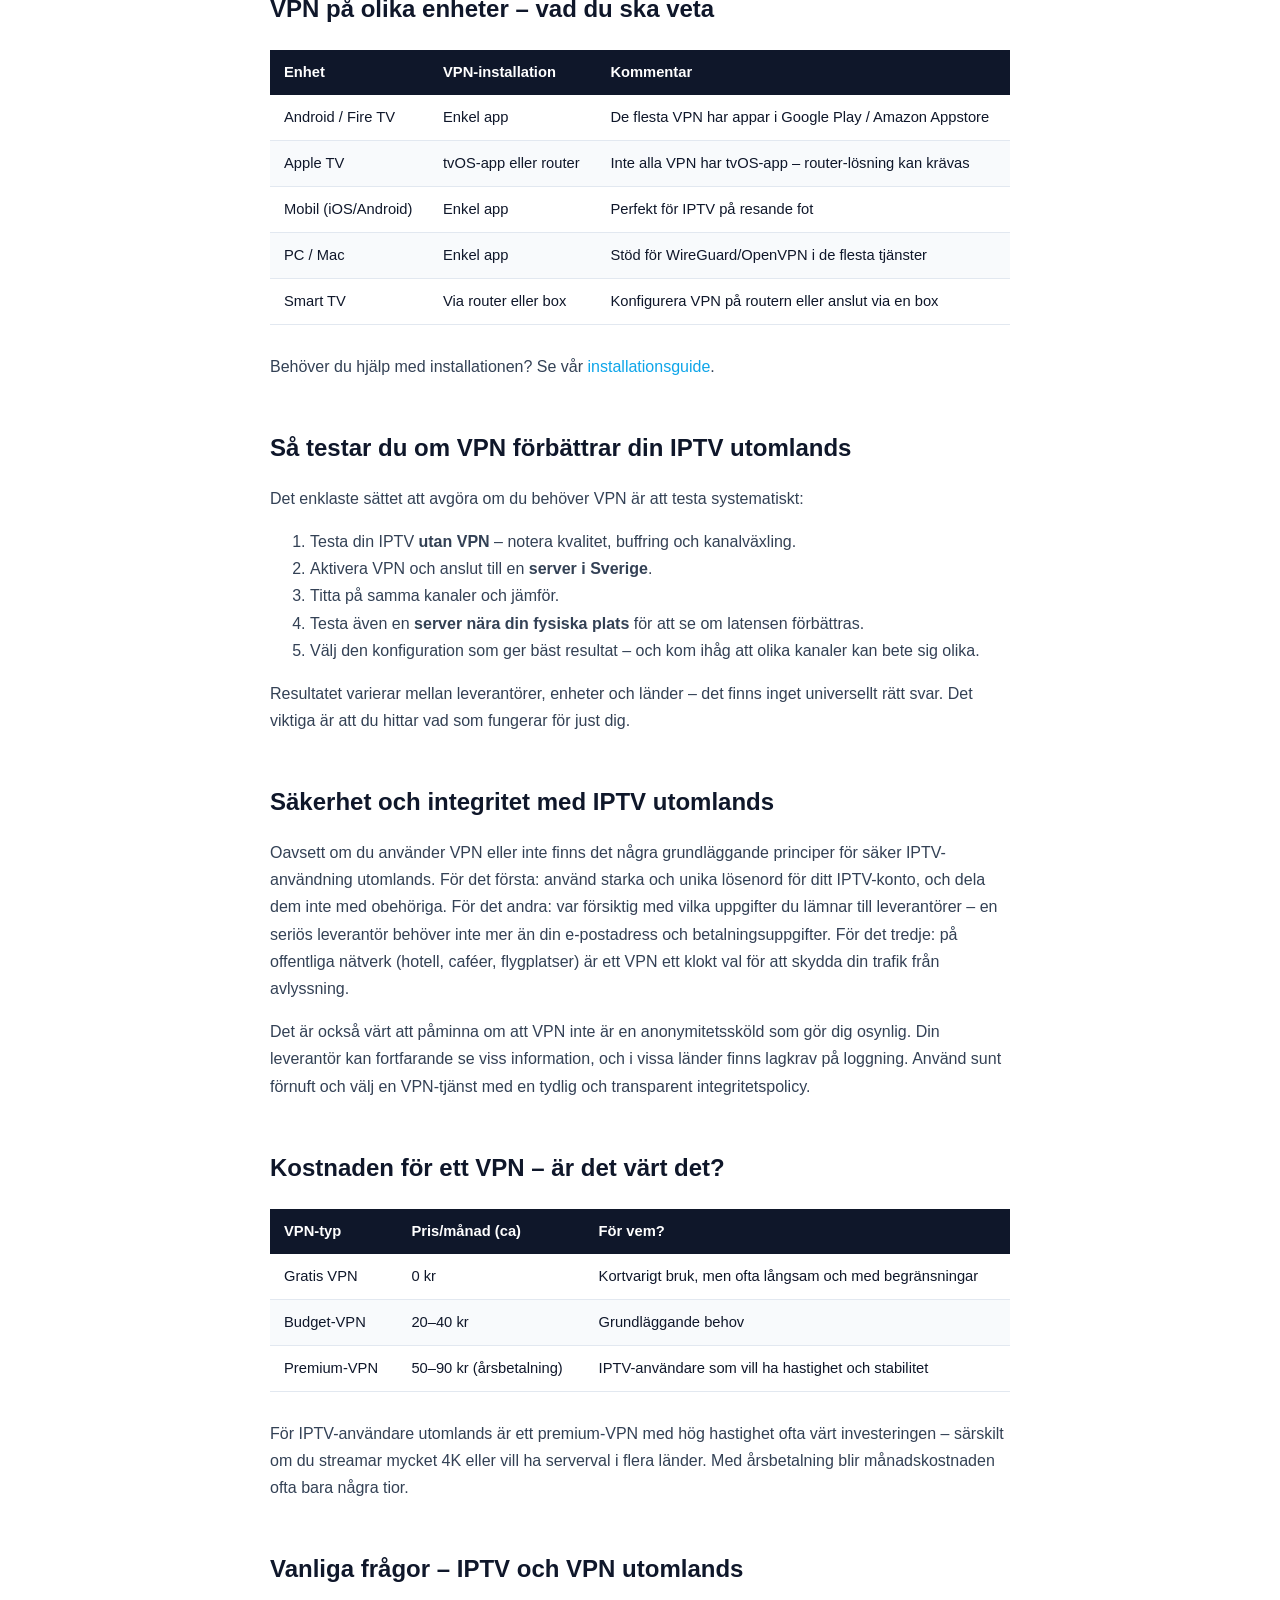
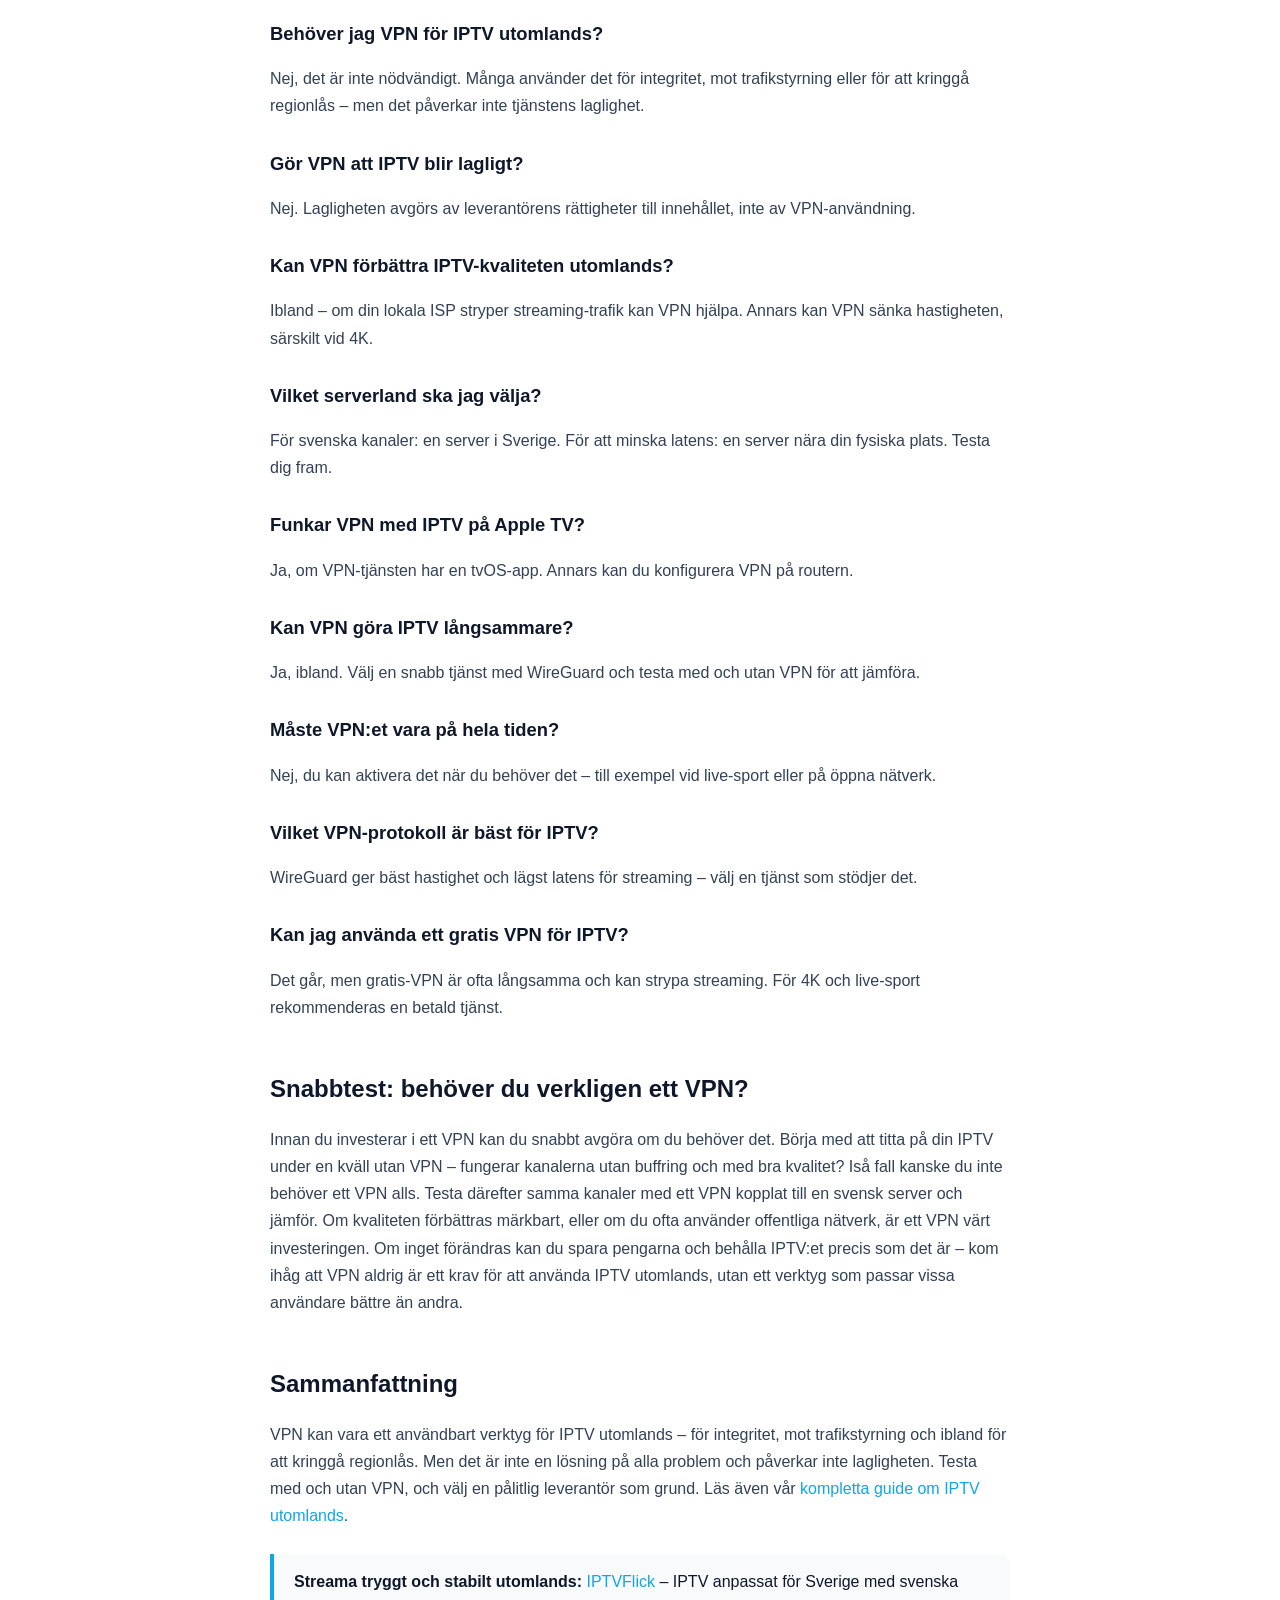
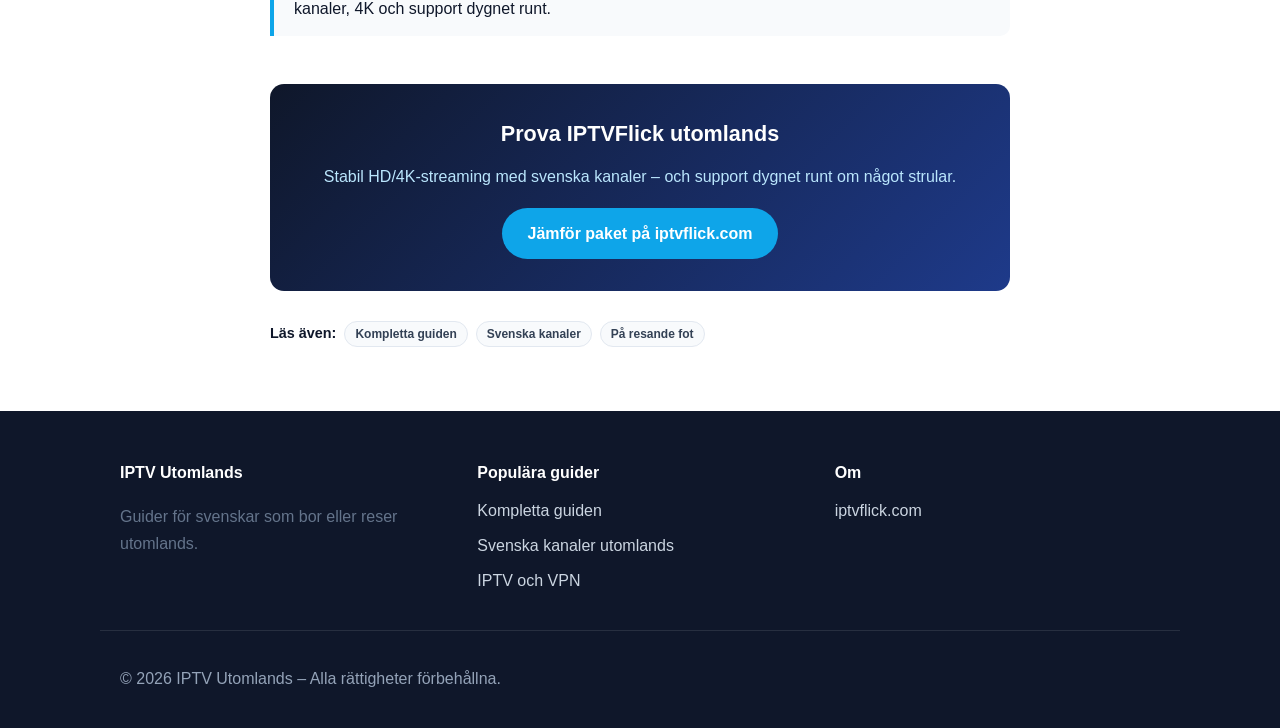
<file: blog/iptv-vpn-utomlands/index.html>
<!DOCTYPE html>
<html lang="sv">
<head>
  <meta charset="utf-8">
  <meta name="viewport" content="width=device-width, initial-scale=1">
  <title>IPTV och VPN utomlands – Så fungerar det 2026 | IPTVFlick</title>
  <meta name="description" content="IPTV och VPN utomlands 2026: varför många använder VPN, vad det skyddar och inte skyddar, samt hur du väljer och konfigurerar rätt VPN för IPTV.">
  <meta name="robots" content="index, follow">
  <link rel="canonical" href="https://iptvflick.com/blog/iptv-vpn-utomlands/">
  <link rel="stylesheet" href="../../assets/css/style.css">
  <link rel="icon" href="data:image/svg+xml,<svg xmlns='http://www.w3.org/2000/svg' viewBox='0 0 100 100'><text y='.9em' font-size='90'>🔒</text></svg>">
</head>
<body>
  <header class="site-header">
    <div class="container header-inner">
      <a class="site-brand" href="../../index.html"><span class="brand-mark">🌍</span> IPTV Utomlands</a>
      <nav class="site-nav" aria-label="Huvudmeny">
        <a href="../../index.html">Hem</a>
        <a href="../../index.html#guider">Guider</a>
        <a href="https://iptvflick.com/" rel="noopener">iptvflick.com ↗</a>
      </nav>
    </div>
  </header>

  <article class="post">
    <header class="post-header">
      <nav class="breadcrumb" aria-label="Brödsmulor">
        <a href="../../index.html">Hem</a> <span aria-hidden="true">›</span> <span>IPTV och VPN utomlands</span>
      </nav>
      <p class="post-meta"><span class="badge">Teknik</span> <time datetime="2026-08-01">1 augusti 2026</time></p>
      <h1>IPTV och VPN utomlands – Så fungerar det 2026</h1>
      <p class="post-excerpt">Ett VPN kan förbättra integritet, motverka trafikstyrning och hjälpa mot regionlås. Här är allt du behöver veta om IPTV och VPN när du är utomlands.</p>
    </header>

    <div class="post-content">

      <p>
        När du använder IPTV utomlands hör du ofta talas om VPN – Virtual Private Network. Många
        använder ett VPN tillsammans med IPTV, och frågan är berättigad: gör det verkligen någon
        skillnad när du befinner dig i Spanien, Thailand eller på andra sidan jorden? I den här
        guiden förklarar vi ärligt vad ett VPN gör för din IPTV-streaming utomlands, vad det inte
        gör, och hur du väljer rätt tjänst.
      </p>

      <section class="citability">
        <p>
          Ett VPN (Virtual Private Network) krypterar din internettrafik och dirigerar den genom en
          server på en annan plats, vilket döljer din IP-adress för din internetleverantör. För
          IPTV-användare utomlands kan detta hjälpa mot trafikstyrning (throttling), regionlås och
          ge bättre integritet. Det är dock viktigt att förstå att ett VPN inte gör en olaglig tjänst
          laglig – lagligheten avgörs av leverantörens rättigheter till innehållet, inte av krypteringen.
        </p>
      </section>

      <h2>Varför använda VPN med IPTV utomlands?</h2>
      <p>Det finns flera legitima skäl att kombinera IPTV med VPN när du är utomlands:</p>
      <ol>
        <li><strong>Integritet:</strong> din internetleverantör ser inte vilka tjänster du använder.</li>
        <li><strong>Motverka trafikstyrning:</strong> vissa leverantörer sänker hastigheten för streaming-trafik.</li>
        <li><strong>Regionlås:</strong> en del tjänster eller kanaler kan vara begränsade till specifika länder.</li>
        <li><strong>Offentliga nätverk:</strong> skyddar dig när du streamar på hotell- eller café-Wi-Fi.</li>
        <li><strong>Hemlandsservrar:</strong> genom att ansluta till en svensk server kan vissa svenska tjänster fungera bättre.</li>
      </ol>

      <h2>Vad ett VPN gör – och inte gör</h2>

      <h3>VPN skyddar dig mot:</h3>
      <ul>
        <li>✅ Att din ISP ser vilka tjänster du använder</li>
        <li>✅ Trafikstyrning (sänkt hastighet för streaming)</li>
        <li>✅ Avlyssning på offentliga nätverk</li>
        <li>✅ Vissa geografiska spärrar (genom att byta serverland)</li>
      </ul>

      <h3>VPN gör INTE:</h3>
      <ul>
        <li>❌ Gör en olaglig tjänst laglig</li>
        <li>❌ Löser buffring om orsaken är dåliga servrar hos leverantören</li>
        <li>❌ Ger en garanti för anonymitet</li>
        <li>❌ Får kanaler att fungera om leverantören själv blockerar VPN-adresser</li>
      </ul>

      <h2>Kan VPN orsaka problem med IPTV utomlands?</h2>
      <p>Ja, ibland. Det är viktigt att känna till baksidorna:</p>
      <ul>
        <li>⚠️ <strong>Sänkt hastighet:</strong> VPN-tunneln kan göra streaming långsammare, särskilt för 4K.</li>
        <li>⚠️ <strong>Geo-blockeringar:</strong> vissa IPTV-leverantörer blockerar kända VPN-serveradresser.</li>
        <li>⚠️ <strong>Latens:</strong> att ansluta via en server på en annan kontinent kan öka latensen – märkbart vid live-sport.</li>
        <li>⚠️ <strong>Kanalproblem:</strong> en del kanaler kräver specifikt serverland.</li>
      </ul>
      <p>
        <strong>Råd:</strong> Testa alltid IPTV med och utan VPN, och med olika serverländer, för att se
        vad som fungerar bäst för just din leverantör och dina kanaler.
      </p>

      <h2>Så väljer du rätt VPN för IPTV utomlands</h2>
      <table>
        <thead>
          <tr><th>Faktor</th><th>Vad du ska titta efter</th></tr>
        </thead>
        <tbody>
          <tr><td>Hastighet</td><td>Hög hastighet utan strypning, helst med WireGuard-protokoll</td></tr>
          <tr><td>Servrar</td><td>Server i Sverige och det land du befinner dig i</td></tr>
          <tr><td>Loggpolicy</td><td>Tydlig "no-logs"-policy</td></tr>
          <tr><td>Enheter</td><td>Stöd för Apple TV, Android, Fire TV, dator och mobil</td></tr>
          <tr><td>Appar</td><td>Enkel app med kill-switch</td></tr>
        </tbody>
      </table>
      <p>
        Populära tjänster inkluderar NordVPN, ExpressVPN, Proton VPN och Mullvad – men välj utifrån
        dina behov och läs aktuella recensioner.
      </p>

      <h2>Så konfigurerar du VPN med IPTV</h2>
      <ol>
        <li><strong>Välj och installera ett VPN</strong> på den enhet du streamar på.</li>
        <li><strong>Anslut till en server</strong> – i Sverige för svenska kanaler, eller i ditt hemland vid behov.</li>
        <li><strong>Öppna din IPTV-app</strong> och testa att kanalerna laddar.</li>
        <li><strong>Jämför</strong> med och utan VPN för att avgöra vad som passar dig.</li>
        <li><strong>Aktivera kill-switch</strong> om VPN:et har en, så skyddas trafiken om anslutningen bryts.</li>
      </ol>
      <p>
        Behöver du hjälp med installationen på din enhet? Se vår
        <a href="https://iptvflick.com/blog/installera-iptv-smart-tv-fire-tv/">installationsguide</a>.
      </p>

      <h2>Alternativ till VPN för IPTV utomlands</h2>
      <ul>
        <li><strong>Smart DNS:</strong> omdirigerar bara DNS-trafik – ofta snabbare än VPN men ger mindre integritetsskydd.</li>
        <li><strong>Kabelanslutning:</strong> minskar behovet av VPN mot Wi-Fi-störningar (dock inte mot ISP-övervakning).</li>
        <li><strong>Seriös leverantör:</strong> en etablerad leverantör med stabila servrar löser många problem från start. <a href="https://iptvflick.com/" rel="noopener">IPTVFlick</a> fokuserar på stabil streaming och svensk support.</li>
      </ul>

      <h2>Så väljer du rätt VPN för IPTV utomlands – steg för steg</h2>
      <p>
        Att välja VPN kan kännas överväldigande, men med rätt metod är det enkelt. Här är en
        praktisk vägledning:
      </p>
      <ol>
        <li><strong>Bestäm ditt behov:</strong> är det integritet, trafikstyrning eller regionlås du vill lösa? Det avgör vilka funktioner du behöver.</li>
        <li><strong>Jämför hastighet:</strong> läs aktuella tester – en långsam VPN förstör IPTV-upplevelsen.</li>
        <li><strong>Kontrollera serverländer:</strong> behöver du en svensk server? Säkerställ att tjänsten har det.</li>
        <li><strong>Kolla enhetsstöd:</strong> fungerar VPN:et på Apple TV, Android, Fire TV och mobil?</li>
        <li><strong>Prova gratisperioden:</strong> de flesta VPN-tjänster har pengarna-tillbaka-garanti – testa med din IPTV.</li>
      </ol>

      <h2>VPN på olika enheter – vad du ska veta</h2>
      <table>
        <thead>
          <tr><th>Enhet</th><th>VPN-installation</th><th>Kommentar</th></tr>
        </thead>
        <tbody>
          <tr><td>Android / Fire TV</td><td>Enkel app</td><td>De flesta VPN har appar i Google Play / Amazon Appstore</td></tr>
          <tr><td>Apple TV</td><td>tvOS-app eller router</td><td>Inte alla VPN har tvOS-app – router-lösning kan krävas</td></tr>
          <tr><td>Mobil (iOS/Android)</td><td>Enkel app</td><td>Perfekt för IPTV på resande fot</td></tr>
          <tr><td>PC / Mac</td><td>Enkel app</td><td>Stöd för WireGuard/OpenVPN i de flesta tjänster</td></tr>
          <tr><td>Smart TV</td><td>Via router eller box</td><td>Konfigurera VPN på routern eller anslut via en box</td></tr>
        </tbody>
      </table>
      <p>
        Behöver du hjälp med installationen? Se vår
        <a href="https://iptvflick.com/blog/installera-iptv-smart-tv-fire-tv/">installationsguide</a>.
      </p>

      <h2>Så testar du om VPN förbättrar din IPTV utomlands</h2>
      <p>
        Det enklaste sättet att avgöra om du behöver VPN är att testa systematiskt:
      </p>
      <ol>
        <li>Testa din IPTV <strong>utan VPN</strong> – notera kvalitet, buffring och kanalväxling.</li>
        <li>Aktivera VPN och anslut till en <strong>server i Sverige</strong>.</li>
        <li>Titta på samma kanaler och jämför.</li>
        <li>Testa även en <strong>server nära din fysiska plats</strong> för att se om latensen förbättras.</li>
        <li>Välj den konfiguration som ger bäst resultat – och kom ihåg att olika kanaler kan bete sig olika.</li>
      </ol>
      <p>
        Resultatet varierar mellan leverantörer, enheter och länder – det finns inget universellt
        rätt svar. Det viktiga är att du hittar vad som fungerar för just dig.
      </p>

      <h2>Säkerhet och integritet med IPTV utomlands</h2>
      <p>
        Oavsett om du använder VPN eller inte finns det några grundläggande principer för säker
        IPTV-användning utomlands. För det första: använd starka och unika lösenord för ditt
        IPTV-konto, och dela dem inte med obehöriga. För det andra: var försiktig med vilka
        uppgifter du lämnar till leverantörer – en seriös leverantör behöver inte mer än din
        e-postadress och betalningsuppgifter. För det tredje: på offentliga nätverk (hotell, caféer,
        flygplatser) är ett VPN ett klokt val för att skydda din trafik från avlyssning.
      </p>
      <p>
        Det är också värt att påminna om att VPN inte är en anonymitetssköld som gör dig osynlig.
        Din leverantör kan fortfarande se viss information, och i vissa länder finns lagkrav på
        loggning. Använd sunt förnuft och välj en VPN-tjänst med en tydlig och transparent
        integritetspolicy.
      </p>

      <h2>Kostnaden för ett VPN – är det värt det?</h2>
      <table>
        <thead>
          <tr><th>VPN-typ</th><th>Pris/månad (ca)</th><th>För vem?</th></tr>
        </thead>
        <tbody>
          <tr><td>Gratis VPN</td><td>0 kr</td><td>Kortvarigt bruk, men ofta långsam och med begränsningar</td></tr>
          <tr><td>Budget-VPN</td><td>20–40 kr</td><td>Grundläggande behov</td></tr>
          <tr><td>Premium-VPN</td><td>50–90 kr (årsbetalning)</td><td>IPTV-användare som vill ha hastighet och stabilitet</td></tr>
        </tbody>
      </table>
      <p>
        För IPTV-användare utomlands är ett premium-VPN med hög hastighet ofta värt investeringen
        – särskilt om du streamar mycket 4K eller vill ha serverval i flera länder. Med årsbetalning
        blir månadskostnaden ofta bara några tior.
      </p>

      <h2>Vanliga frågor – IPTV och VPN utomlands</h2>

      <h3>Behöver jag VPN för IPTV utomlands?</h3>
      <p>Nej, det är inte nödvändigt. Många använder det för integritet, mot trafikstyrning eller för att kringgå regionlås – men det påverkar inte tjänstens laglighet.</p>

      <h3>Gör VPN att IPTV blir lagligt?</h3>
      <p>Nej. Lagligheten avgörs av leverantörens rättigheter till innehållet, inte av VPN-användning.</p>

      <h3>Kan VPN förbättra IPTV-kvaliteten utomlands?</h3>
      <p>Ibland – om din lokala ISP stryper streaming-trafik kan VPN hjälpa. Annars kan VPN sänka hastigheten, särskilt vid 4K.</p>

      <h3>Vilket serverland ska jag välja?</h3>
      <p>För svenska kanaler: en server i Sverige. För att minska latens: en server nära din fysiska plats. Testa dig fram.</p>

      <h3>Funkar VPN med IPTV på Apple TV?</h3>
      <p>Ja, om VPN-tjänsten har en tvOS-app. Annars kan du konfigurera VPN på routern.</p>

      <h3>Kan VPN göra IPTV långsammare?</h3>
      <p>Ja, ibland. Välj en snabb tjänst med WireGuard och testa med och utan VPN för att jämföra.</p>

      <h3>Måste VPN:et vara på hela tiden?</h3>
      <p>Nej, du kan aktivera det när du behöver det – till exempel vid live-sport eller på öppna nätverk.</p>

      <h3>Vilket VPN-protokoll är bäst för IPTV?</h3>
      <p>WireGuard ger bäst hastighet och lägst latens för streaming – välj en tjänst som stödjer det.</p>

      <h3>Kan jag använda ett gratis VPN för IPTV?</h3>
      <p>Det går, men gratis-VPN är ofta långsamma och kan strypa streaming. För 4K och live-sport rekommenderas en betald tjänst.</p>

      <h2>Snabbtest: behöver du verkligen ett VPN?</h2>
      <p>
        Innan du investerar i ett VPN kan du snabbt avgöra om du behöver det. Börja med att titta
        på din IPTV under en kväll utan VPN – fungerar kanalerna utan buffring och med bra kvalitet?
        Iså fall kanske du inte behöver ett VPN alls. Testa därefter samma kanaler med ett VPN
        kopplat till en svensk server och jämför. Om kvaliteten förbättras märkbart, eller om du ofta
        använder offentliga nätverk, är ett VPN värt investeringen. Om inget förändras kan du spara
        pengarna och behålla IPTV:et precis som det är – kom ihåg att VPN aldrig är ett krav för att
        använda IPTV utomlands, utan ett verktyg som passar vissa användare bättre än andra.
      </p>

      <h2>Sammanfattning</h2>
      <p>
        VPN kan vara ett användbart verktyg för IPTV utomlands – för integritet, mot trafikstyrning
        och ibland för att kringgå regionlås. Men det är inte en lösning på alla problem och påverkar
        inte lagligheten. Testa med och utan VPN, och välj en pålitlig leverantör som grund. Läs även
        vår <a href="../iptv-utomlands-komplett-guide/index.html">kompletta guide om IPTV utomlands</a>.
      </p>
      <blockquote>
        <p>
          <strong>Streama tryggt och stabilt utomlands:</strong> <a href="https://iptvflick.com/" rel="noopener">IPTVFlick</a> –
          IPTV anpassat för Sverige med svenska kanaler, 4K och support dygnet runt.
        </p>
      </blockquote>

    </div>

    <section class="post-cta" aria-label="Rekommendation">
      <h2>Prova IPTVFlick utomlands</h2>
      <p>Stabil HD/4K-streaming med svenska kanaler – och support dygnet runt om något strular.</p>
      <a class="btn" href="https://iptvflick.com/" rel="noopener">Jämför paket på iptvflick.com</a>
    </section>

    <footer class="post-tags">
      <strong>Läs även:</strong>
      <a href="../iptv-utomlands-komplett-guide/index.html"><span class="badge">Kompletta guiden</span></a>
      <a href="../svenska-kanaler-utomlands/index.html"><span class="badge">Svenska kanaler</span></a>
      <a href="../iptv-pa-resande-fot/index.html"><span class="badge">På resande fot</span></a>
    </footer>
  </article>

  <footer class="site-footer">
    <div class="container footer-grid">
      <div>
        <strong>IPTV Utomlands</strong>
        <p class="muted">Guider för svenskar som bor eller reser utomlands.</p>
      </div>
      <div>
        <strong>Populära guider</strong>
        <ul class="footer-links">
          <li><a href="../iptv-utomlands-komplett-guide/index.html">Kompletta guiden</a></li>
          <li><a href="../svenska-kanaler-utomlands/index.html">Svenska kanaler utomlands</a></li>
          <li><a href="index.html">IPTV och VPN</a></li>
        </ul>
      </div>
      <div>
        <strong>Om</strong>
        <ul class="footer-links">
          <li><a href="https://iptvflick.com/" rel="noopener">iptvflick.com</a></li>
        </ul>
      </div>
    </div>
    <div class="container footer-bottom">
      <p class="muted">© 2026 IPTV Utomlands – Alla rättigheter förbehållna.</p>
    </div>
  </footer>
</body>
</html>
</file>
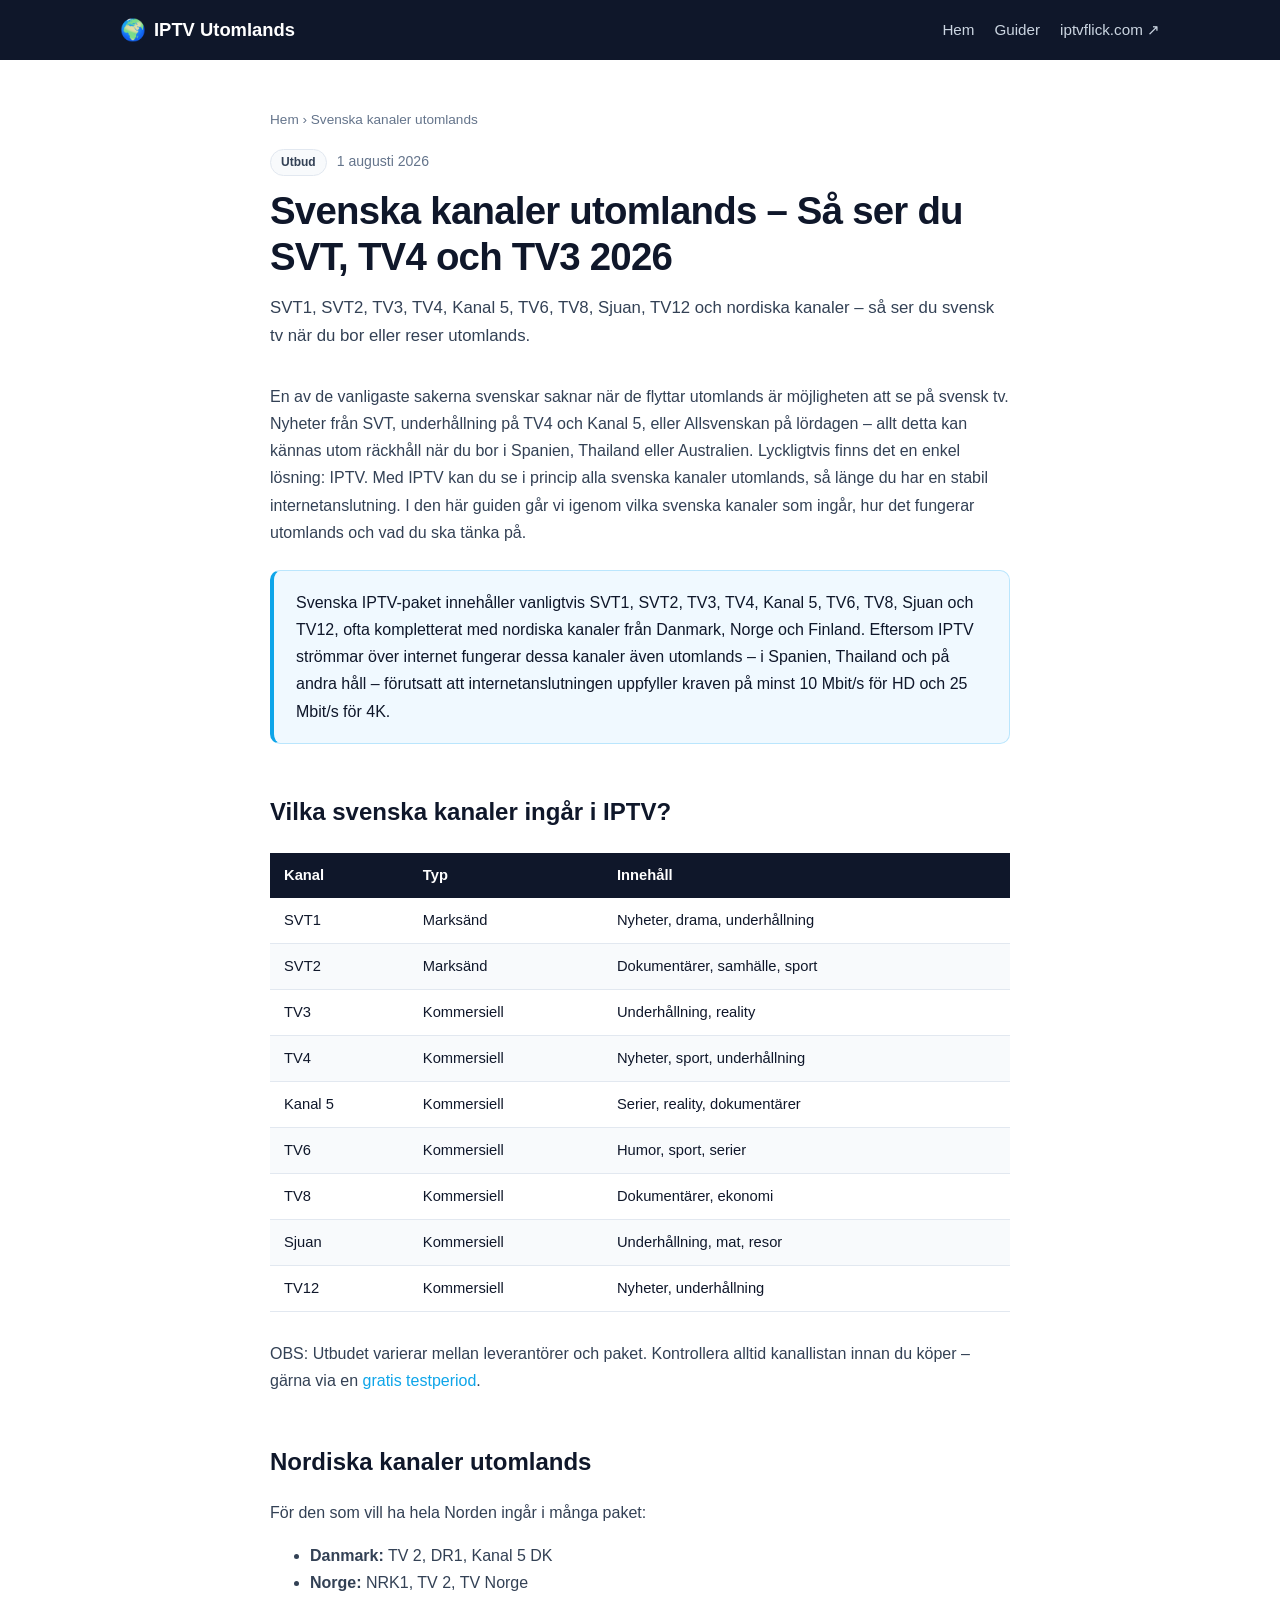
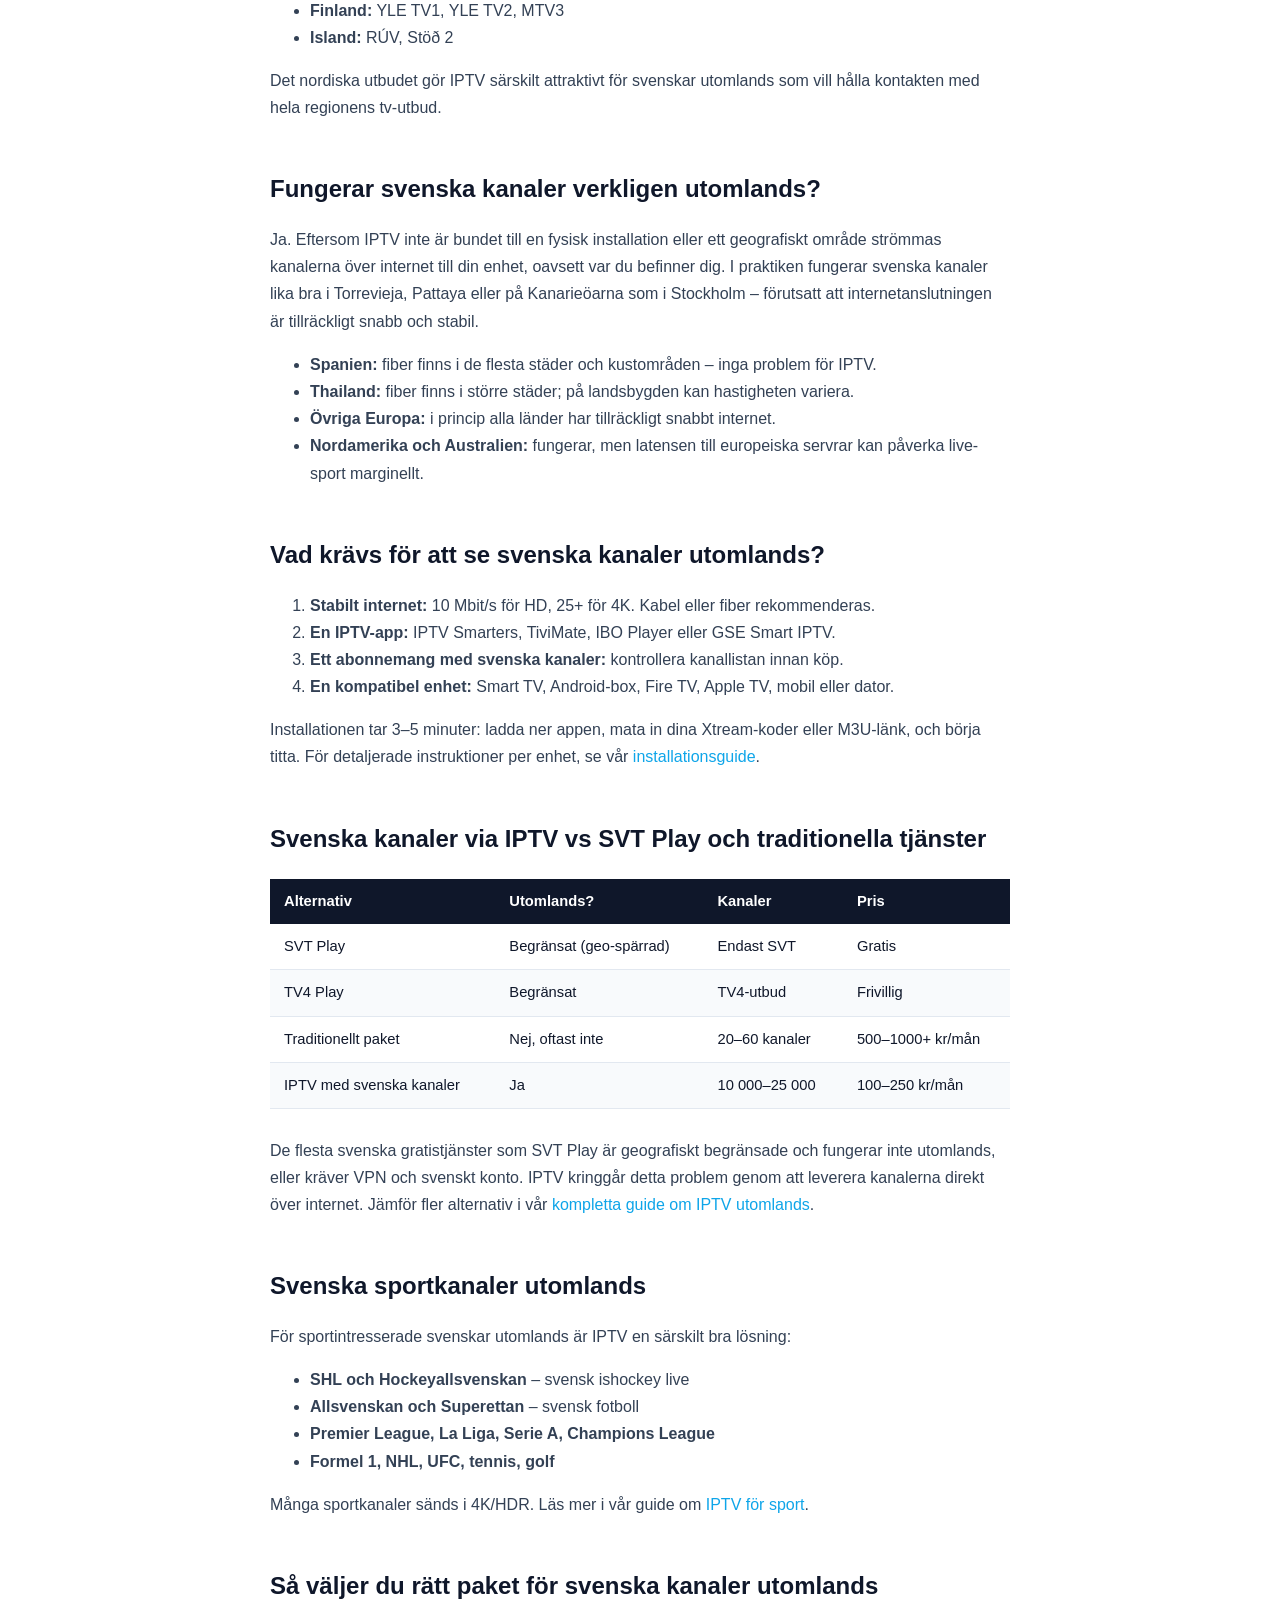
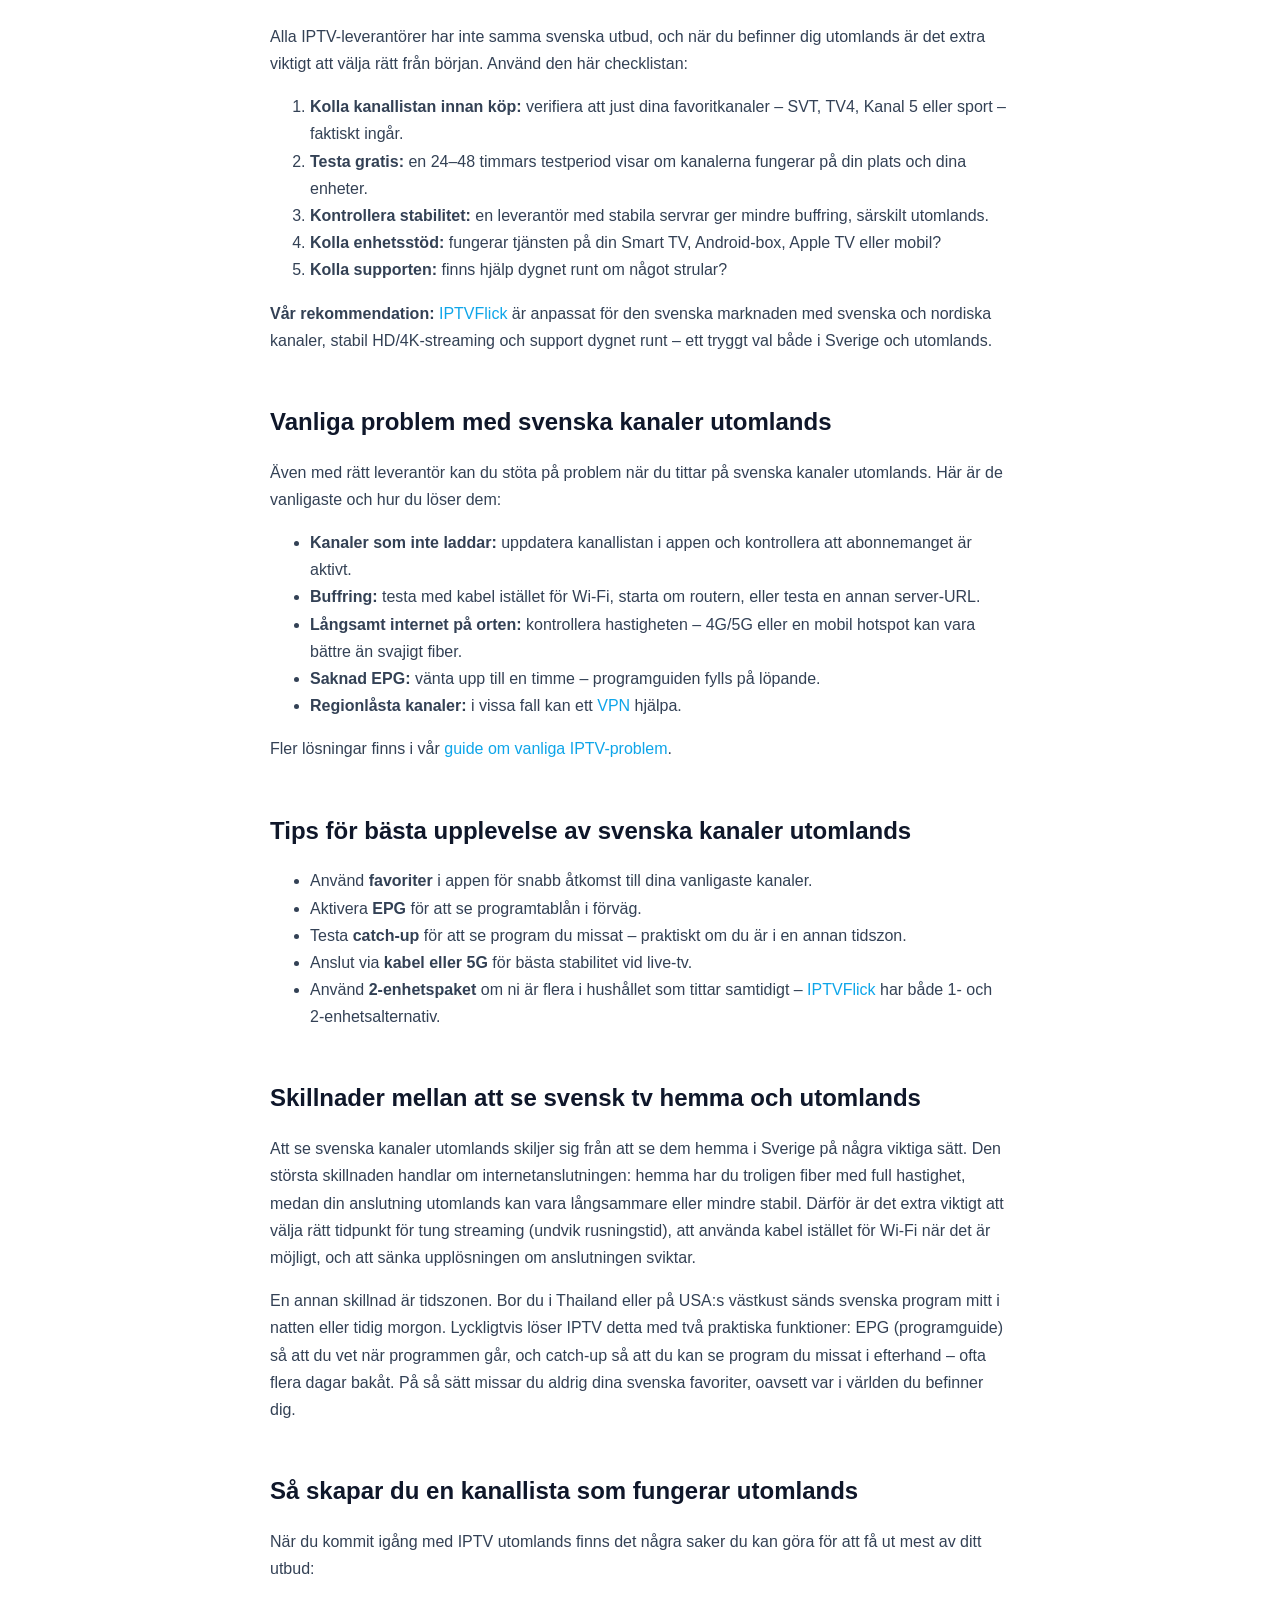
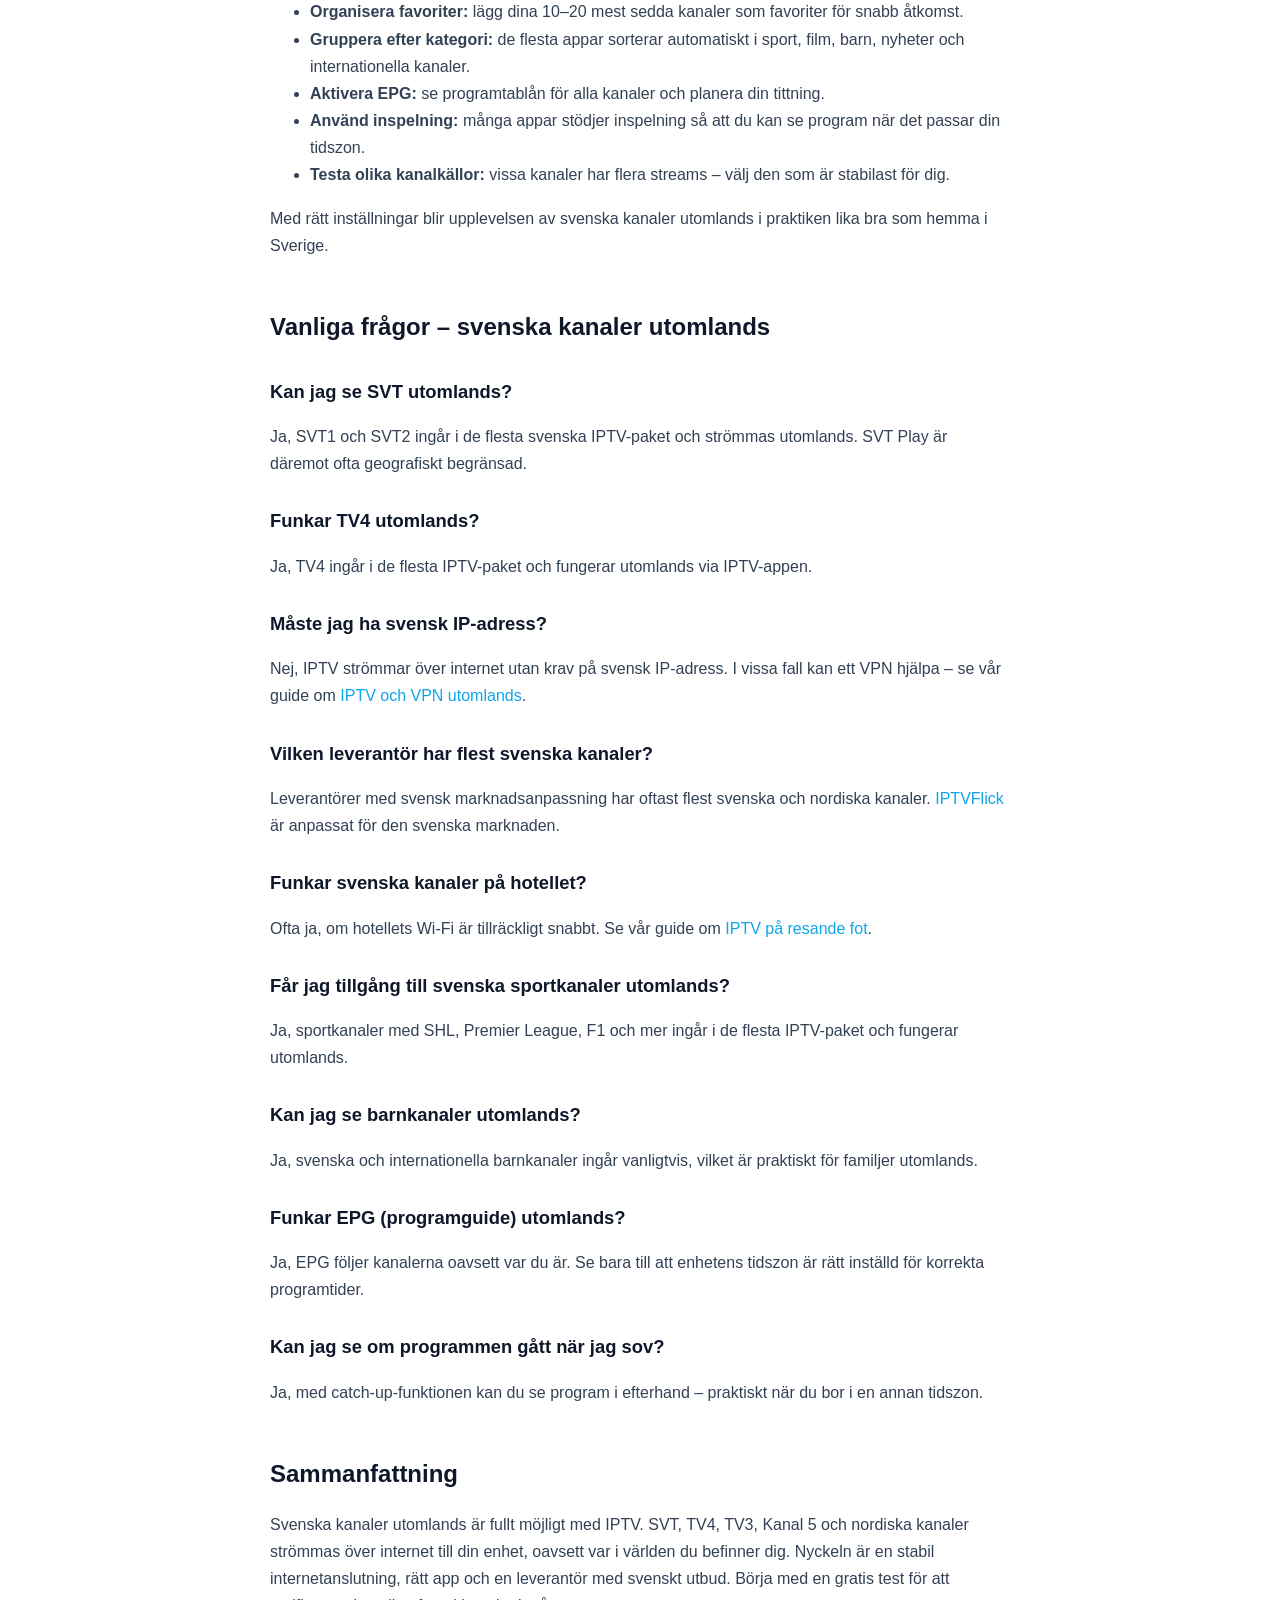
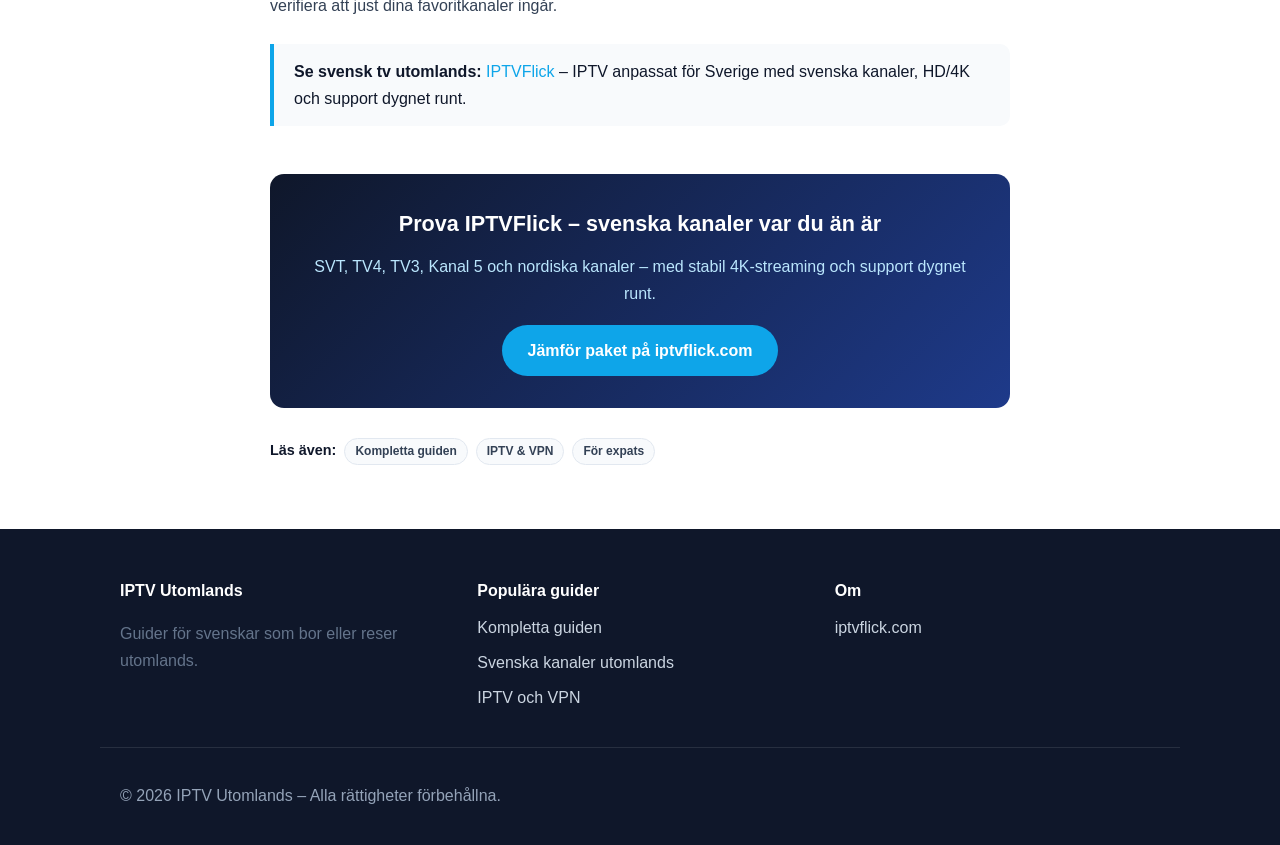
<file: blog/svenska-kanaler-utomlands/index.html>
<!DOCTYPE html>
<html lang="sv">
<head>
  <meta charset="utf-8">
  <meta name="viewport" content="width=device-width, initial-scale=1">
  <title>Svenska kanaler utomlands – Så ser du SVT, TV4 och TV3 2026 | IPTVFlick</title>
  <meta name="description" content="Svenska kanaler utomlands 2026: se SVT1, SVT2, TV3, TV4, Kanal 5, TV6 och nordiska kanaler i Spanien, Thailand och på resande fot. Komplett guide.">
  <meta name="robots" content="index, follow">
  <link rel="canonical" href="https://iptvflick.com/blog/svenska-kanaler-utomlands/">
  <link rel="stylesheet" href="../../assets/css/style.css">
  <link rel="icon" href="data:image/svg+xml,<svg xmlns='http://www.w3.org/2000/svg' viewBox='0 0 100 100'><text y='.9em' font-size='90'>📺</text></svg>">
</head>
<body>
  <header class="site-header">
    <div class="container header-inner">
      <a class="site-brand" href="../../index.html"><span class="brand-mark">🌍</span> IPTV Utomlands</a>
      <nav class="site-nav" aria-label="Huvudmeny">
        <a href="../../index.html">Hem</a>
        <a href="../../index.html#guider">Guider</a>
        <a href="https://iptvflick.com/" rel="noopener">iptvflick.com ↗</a>
      </nav>
    </div>
  </header>

  <article class="post">
    <header class="post-header">
      <nav class="breadcrumb" aria-label="Brödsmulor">
        <a href="../../index.html">Hem</a> <span aria-hidden="true">›</span> <span>Svenska kanaler utomlands</span>
      </nav>
      <p class="post-meta"><span class="badge">Utbud</span> <time datetime="2026-08-01">1 augusti 2026</time></p>
      <h1>Svenska kanaler utomlands – Så ser du SVT, TV4 och TV3 2026</h1>
      <p class="post-excerpt">SVT1, SVT2, TV3, TV4, Kanal 5, TV6, TV8, Sjuan, TV12 och nordiska kanaler – så ser du svensk tv när du bor eller reser utomlands.</p>
    </header>

    <div class="post-content">

      <p>
        En av de vanligaste sakerna svenskar saknar när de flyttar utomlands är möjligheten att se
        på svensk tv. Nyheter från SVT, underhållning på TV4 och Kanal 5, eller Allsvenskan på
        lördagen – allt detta kan kännas utom räckhåll när du bor i Spanien, Thailand eller
        Australien. Lyckligtvis finns det en enkel lösning: IPTV. Med IPTV kan du se i princip alla
        svenska kanaler utomlands, så länge du har en stabil internetanslutning. I den här guiden
        går vi igenom vilka svenska kanaler som ingår, hur det fungerar utomlands och vad du ska
        tänka på.
      </p>

      <section class="citability">
        <p>
          Svenska IPTV-paket innehåller vanligtvis SVT1, SVT2, TV3, TV4, Kanal 5, TV6, TV8, Sjuan
          och TV12, ofta kompletterat med nordiska kanaler från Danmark, Norge och Finland. Eftersom
          IPTV strömmar över internet fungerar dessa kanaler även utomlands – i Spanien, Thailand
          och på andra håll – förutsatt att internetanslutningen uppfyller kraven på minst 10 Mbit/s
          för HD och 25 Mbit/s för 4K.
        </p>
      </section>

      <h2>Vilka svenska kanaler ingår i IPTV?</h2>
      <table>
        <thead>
          <tr><th>Kanal</th><th>Typ</th><th>Innehåll</th></tr>
        </thead>
        <tbody>
          <tr><td>SVT1</td><td>Marksänd</td><td>Nyheter, drama, underhållning</td></tr>
          <tr><td>SVT2</td><td>Marksänd</td><td>Dokumentärer, samhälle, sport</td></tr>
          <tr><td>TV3</td><td>Kommersiell</td><td>Underhållning, reality</td></tr>
          <tr><td>TV4</td><td>Kommersiell</td><td>Nyheter, sport, underhållning</td></tr>
          <tr><td>Kanal 5</td><td>Kommersiell</td><td>Serier, reality, dokumentärer</td></tr>
          <tr><td>TV6</td><td>Kommersiell</td><td>Humor, sport, serier</td></tr>
          <tr><td>TV8</td><td>Kommersiell</td><td>Dokumentärer, ekonomi</td></tr>
          <tr><td>Sjuan</td><td>Kommersiell</td><td>Underhållning, mat, resor</td></tr>
          <tr><td>TV12</td><td>Kommersiell</td><td>Nyheter, underhållning</td></tr>
        </tbody>
      </table>
      <p>
        OBS: Utbudet varierar mellan leverantörer och paket. Kontrollera alltid kanallistan innan du
        köper – gärna via en <a href="https://iptvflick.com/" rel="noopener">gratis testperiod</a>.
      </p>

      <h2>Nordiska kanaler utomlands</h2>
      <p>
        För den som vill ha hela Norden ingår i många paket:
      </p>
      <ul>
        <li><strong>Danmark:</strong> TV 2, DR1, Kanal 5 DK</li>
        <li><strong>Norge:</strong> NRK1, TV 2, TV Norge</li>
        <li><strong>Finland:</strong> YLE TV1, YLE TV2, MTV3</li>
        <li><strong>Island:</strong> RÚV, Stöð 2</li>
      </ul>
      <p>
        Det nordiska utbudet gör IPTV särskilt attraktivt för svenskar utomlands som vill hålla
        kontakten med hela regionens tv-utbud.
      </p>

      <h2>Fungerar svenska kanaler verkligen utomlands?</h2>
      <p>
        Ja. Eftersom IPTV inte är bundet till en fysisk installation eller ett geografiskt område
        strömmas kanalerna över internet till din enhet, oavsett var du befinner dig. I praktiken
        fungerar svenska kanaler lika bra i Torrevieja, Pattaya eller på Kanarieöarna som i
        Stockholm – förutsatt att internetanslutningen är tillräckligt snabb och stabil.
      </p>
      <ul>
        <li><strong>Spanien:</strong> fiber finns i de flesta städer och kustområden – inga problem för IPTV.</li>
        <li><strong>Thailand:</strong> fiber finns i större städer; på landsbygden kan hastigheten variera.</li>
        <li><strong>Övriga Europa:</strong> i princip alla länder har tillräckligt snabbt internet.</li>
        <li><strong>Nordamerika och Australien:</strong> fungerar, men latensen till europeiska servrar kan påverka live-sport marginellt.</li>
      </ul>

      <h2>Vad krävs för att se svenska kanaler utomlands?</h2>
      <ol>
        <li><strong>Stabilt internet:</strong> 10 Mbit/s för HD, 25+ för 4K. Kabel eller fiber rekommenderas.</li>
        <li><strong>En IPTV-app:</strong> IPTV Smarters, TiviMate, IBO Player eller GSE Smart IPTV.</li>
        <li><strong>Ett abonnemang med svenska kanaler:</strong> kontrollera kanallistan innan köp.</li>
        <li><strong>En kompatibel enhet:</strong> Smart TV, Android-box, Fire TV, Apple TV, mobil eller dator.</li>
      </ol>
      <p>
        Installationen tar 3–5 minuter: ladda ner appen, mata in dina Xtream-koder eller M3U-länk,
        och börja titta. För detaljerade instruktioner per enhet, se vår
        <a href="https://iptvflick.com/blog/installera-iptv-smart-tv-fire-tv/">installationsguide</a>.
      </p>

      <h2>Svenska kanaler via IPTV vs SVT Play och traditionella tjänster</h2>
      <table>
        <thead>
          <tr><th>Alternativ</th><th>Utomlands?</th><th>Kanaler</th><th>Pris</th></tr>
        </thead>
        <tbody>
          <tr><td>SVT Play</td><td>Begränsat (geo-spärrad)</td><td>Endast SVT</td><td>Gratis</td></tr>
          <tr><td>TV4 Play</td><td>Begränsat</td><td>TV4-utbud</td><td>Frivillig</td></tr>
          <tr><td>Traditionellt paket</td><td>Nej, oftast inte</td><td>20–60 kanaler</td><td>500–1000+ kr/mån</td></tr>
          <tr><td>IPTV med svenska kanaler</td><td>Ja</td><td>10 000–25 000</td><td>100–250 kr/mån</td></tr>
        </tbody>
      </table>
      <p>
        De flesta svenska gratistjänster som SVT Play är geografiskt begränsade och fungerar inte
        utomlands, eller kräver VPN och svenskt konto. IPTV kringgår detta problem genom att leverera
        kanalerna direkt över internet. Jämför fler alternativ i vår
        <a href="../iptv-utomlands-komplett-guide/index.html">kompletta guide om IPTV utomlands</a>.
      </p>

      <h2>Svenska sportkanaler utomlands</h2>
      <p>
        För sportintresserade svenskar utomlands är IPTV en särskilt bra lösning:
      </p>
      <ul>
        <li><strong>SHL och Hockeyallsvenskan</strong> – svensk ishockey live</li>
        <li><strong>Allsvenskan och Superettan</strong> – svensk fotboll</li>
        <li><strong>Premier League, La Liga, Serie A, Champions League</strong></li>
        <li><strong>Formel 1, NHL, UFC, tennis, golf</strong></li>
      </ul>
      <p>
        Många sportkanaler sänds i 4K/HDR. Läs mer i vår guide om
        <a href="https://iptvflick.com/blog/iptv-for-sport/">IPTV för sport</a>.
      </p>

      <h2>Så väljer du rätt paket för svenska kanaler utomlands</h2>
      <p>
        Alla IPTV-leverantörer har inte samma svenska utbud, och när du befinner dig utomlands är
        det extra viktigt att välja rätt från början. Använd den här checklistan:
      </p>
      <ol>
        <li><strong>Kolla kanallistan innan köp:</strong> verifiera att just dina favoritkanaler – SVT, TV4, Kanal 5 eller sport – faktiskt ingår.</li>
        <li><strong>Testa gratis:</strong> en 24–48 timmars testperiod visar om kanalerna fungerar på din plats och dina enheter.</li>
        <li><strong>Kontrollera stabilitet:</strong> en leverantör med stabila servrar ger mindre buffring, särskilt utomlands.</li>
        <li><strong>Kolla enhetsstöd:</strong> fungerar tjänsten på din Smart TV, Android-box, Apple TV eller mobil?</li>
        <li><strong>Kolla supporten:</strong> finns hjälp dygnet runt om något strular?</li>
      </ol>
      <p>
        <strong>Vår rekommendation:</strong> <a href="https://iptvflick.com/" rel="noopener">IPTVFlick</a>
        är anpassat för den svenska marknaden med svenska och nordiska kanaler, stabil HD/4K-streaming
        och support dygnet runt – ett tryggt val både i Sverige och utomlands.
      </p>

      <h2>Vanliga problem med svenska kanaler utomlands</h2>
      <p>
        Även med rätt leverantör kan du stöta på problem när du tittar på svenska kanaler utomlands.
        Här är de vanligaste och hur du löser dem:
      </p>
      <ul>
        <li><strong>Kanaler som inte laddar:</strong> uppdatera kanallistan i appen och kontrollera att abonnemanget är aktivt.</li>
        <li><strong>Buffring:</strong> testa med kabel istället för Wi-Fi, starta om routern, eller testa en annan server-URL.</li>
        <li><strong>Långsamt internet på orten:</strong> kontrollera hastigheten – 4G/5G eller en mobil hotspot kan vara bättre än svajigt fiber.</li>
        <li><strong>Saknad EPG:</strong> vänta upp till en timme – programguiden fylls på löpande.</li>
        <li><strong>Regionlåsta kanaler:</strong> i vissa fall kan ett <a href="../iptv-vpn-utomlands/index.html">VPN</a> hjälpa.</li>
      </ul>
      <p>
        Fler lösningar finns i vår <a href="https://iptvflick.com/blog/vanliga-iptv-problem-losningar/">guide om vanliga IPTV-problem</a>.
      </p>

      <h2>Tips för bästa upplevelse av svenska kanaler utomlands</h2>
      <ul>
        <li>Använd <strong>favoriter</strong> i appen för snabb åtkomst till dina vanligaste kanaler.</li>
        <li>Aktivera <strong>EPG</strong> för att se programtablån i förväg.</li>
        <li>Testa <strong>catch-up</strong> för att se program du missat – praktiskt om du är i en annan tidszon.</li>
        <li>Anslut via <strong>kabel eller 5G</strong> för bästa stabilitet vid live-tv.</li>
        <li>Använd <strong>2-enhetspaket</strong> om ni är flera i hushållet som tittar samtidigt – <a href="https://iptvflick.com/" rel="noopener">IPTVFlick</a> har både 1- och 2-enhetsalternativ.</li>
      </ul>

      <h2>Skillnader mellan att se svensk tv hemma och utomlands</h2>
      <p>
        Att se svenska kanaler utomlands skiljer sig från att se dem hemma i Sverige på några
        viktiga sätt. Den största skillnaden handlar om internetanslutningen: hemma har du troligen
        fiber med full hastighet, medan din anslutning utomlands kan vara långsammare eller mindre
        stabil. Därför är det extra viktigt att välja rätt tidpunkt för tung streaming (undvik
        rusningstid), att använda kabel istället för Wi-Fi när det är möjligt, och att sänka
        upplösningen om anslutningen sviktar.
      </p>
      <p>
        En annan skillnad är tidszonen. Bor du i Thailand eller på USA:s västkust sänds svenska
        program mitt i natten eller tidig morgon. Lyckligtvis löser IPTV detta med två praktiska
        funktioner: EPG (programguide) så att du vet när programmen går, och catch-up så att du kan
        se program du missat i efterhand – ofta flera dagar bakåt. På så sätt missar du aldrig dina
        svenska favoriter, oavsett var i världen du befinner dig.
      </p>

      <h2>Så skapar du en kanallista som fungerar utomlands</h2>
      <p>
        När du kommit igång med IPTV utomlands finns det några saker du kan göra för att få ut
        mest av ditt utbud:
      </p>
      <ul>
        <li><strong>Organisera favoriter:</strong> lägg dina 10–20 mest sedda kanaler som favoriter för snabb åtkomst.</li>
        <li><strong>Gruppera efter kategori:</strong> de flesta appar sorterar automatiskt i sport, film, barn, nyheter och internationella kanaler.</li>
        <li><strong>Aktivera EPG:</strong> se programtablån för alla kanaler och planera din tittning.</li>
        <li><strong>Använd inspelning:</strong> många appar stödjer inspelning så att du kan se program när det passar din tidszon.</li>
        <li><strong>Testa olika kanalkällor:</strong> vissa kanaler har flera streams – välj den som är stabilast för dig.</li>
      </ul>
      <p>
        Med rätt inställningar blir upplevelsen av svenska kanaler utomlands i praktiken lika bra
        som hemma i Sverige.
      </p>

      <h2>Vanliga frågor – svenska kanaler utomlands</h2>

      <h3>Kan jag se SVT utomlands?</h3>
      <p>Ja, SVT1 och SVT2 ingår i de flesta svenska IPTV-paket och strömmas utomlands. SVT Play är däremot ofta geografiskt begränsad.</p>

      <h3>Funkar TV4 utomlands?</h3>
      <p>Ja, TV4 ingår i de flesta IPTV-paket och fungerar utomlands via IPTV-appen.</p>

      <h3>Måste jag ha svensk IP-adress?</h3>
      <p>Nej, IPTV strömmar över internet utan krav på svensk IP-adress. I vissa fall kan ett VPN hjälpa – se vår guide om <a href="../iptv-vpn-utomlands/index.html">IPTV och VPN utomlands</a>.</p>

      <h3>Vilken leverantör har flest svenska kanaler?</h3>
      <p>Leverantörer med svensk marknadsanpassning har oftast flest svenska och nordiska kanaler. <a href="https://iptvflick.com/" rel="noopener">IPTVFlick</a> är anpassat för den svenska marknaden.</p>

      <h3>Funkar svenska kanaler på hotellet?</h3>
      <p>Ofta ja, om hotellets Wi-Fi är tillräckligt snabbt. Se vår guide om <a href="../iptv-pa-resande-fot/index.html">IPTV på resande fot</a>.</p>

      <h3>Får jag tillgång till svenska sportkanaler utomlands?</h3>
      <p>Ja, sportkanaler med SHL, Premier League, F1 och mer ingår i de flesta IPTV-paket och fungerar utomlands.</p>

      <h3>Kan jag se barnkanaler utomlands?</h3>
      <p>Ja, svenska och internationella barnkanaler ingår vanligtvis, vilket är praktiskt för familjer utomlands.</p>

      <h3>Funkar EPG (programguide) utomlands?</h3>
      <p>Ja, EPG följer kanalerna oavsett var du är. Se bara till att enhetens tidszon är rätt inställd för korrekta programtider.</p>

      <h3>Kan jag se om programmen gått när jag sov?</h3>
      <p>Ja, med catch-up-funktionen kan du se program i efterhand – praktiskt när du bor i en annan tidszon.</p>

      <h2>Sammanfattning</h2>
      <p>
        Svenska kanaler utomlands är fullt möjligt med IPTV. SVT, TV4, TV3, Kanal 5 och nordiska
        kanaler strömmas över internet till din enhet, oavsett var i världen du befinner dig.
        Nyckeln är en stabil internetanslutning, rätt app och en leverantör med svenskt utbud.
        Börja med en gratis test för att verifiera att just dina favoritkanaler ingår.
      </p>
      <blockquote>
        <p>
          <strong>Se svensk tv utomlands:</strong> <a href="https://iptvflick.com/" rel="noopener">IPTVFlick</a> –
          IPTV anpassat för Sverige med svenska kanaler, HD/4K och support dygnet runt.
        </p>
      </blockquote>

    </div>

    <section class="post-cta" aria-label="Rekommendation">
      <h2>Prova IPTVFlick – svenska kanaler var du än är</h2>
      <p>SVT, TV4, TV3, Kanal 5 och nordiska kanaler – med stabil 4K-streaming och support dygnet runt.</p>
      <a class="btn" href="https://iptvflick.com/" rel="noopener">Jämför paket på iptvflick.com</a>
    </section>

    <footer class="post-tags">
      <strong>Läs även:</strong>
      <a href="../iptv-utomlands-komplett-guide/index.html"><span class="badge">Kompletta guiden</span></a>
      <a href="../iptv-vpn-utomlands/index.html"><span class="badge">IPTV &amp; VPN</span></a>
      <a href="../iptv-for-expats/index.html"><span class="badge">För expats</span></a>
    </footer>
  </article>

  <footer class="site-footer">
    <div class="container footer-grid">
      <div>
        <strong>IPTV Utomlands</strong>
        <p class="muted">Guider för svenskar som bor eller reser utomlands.</p>
      </div>
      <div>
        <strong>Populära guider</strong>
        <ul class="footer-links">
          <li><a href="../iptv-utomlands-komplett-guide/index.html">Kompletta guiden</a></li>
          <li><a href="index.html">Svenska kanaler utomlands</a></li>
          <li><a href="../iptv-vpn-utomlands/index.html">IPTV och VPN</a></li>
        </ul>
      </div>
      <div>
        <strong>Om</strong>
        <ul class="footer-links">
          <li><a href="https://iptvflick.com/" rel="noopener">iptvflick.com</a></li>
        </ul>
      </div>
    </div>
    <div class="container footer-bottom">
      <p class="muted">© 2026 IPTV Utomlands – Alla rättigheter förbehållna.</p>
    </div>
  </footer>
</body>
</html>
</file>
<file: assets/css/style.css>
/* ============================================================
   IPTV Utomlands – static site styles (Cloudflare Pages)
   ============================================================ */

:root {
  --primary: #0ea5e9;        /* sky blue accent (travel) */
  --primary-dark: #0284c7;
  --ink: #0f172a;
  --ink-soft: #334155;
  --muted: #64748b;
  --bg: #ffffff;
  --bg-soft: #f8fafc;
  --border: #e2e8f0;
  --radius: 14px;
  --shadow: 0 1px 3px rgba(15, 23, 42, .08), 0 8px 24px rgba(15, 23, 42, .06);
  --shadow-hover: 0 2px 6px rgba(15, 23, 42, .1), 0 14px 34px rgba(15, 23, 42, .1);
}

* { box-sizing: border-box; }
html { scroll-behavior: smooth; }

body {
  margin: 0;
  font-family: -apple-system, BlinkMacSystemFont, "Segoe UI", Roboto, "Helvetica Neue", Arial, sans-serif;
  color: var(--ink);
  background: var(--bg);
  line-height: 1.7;
  -webkit-font-smoothing: antialiased;
}

.container { max-width: 1080px; margin: 0 auto; padding: 0 20px; }
a { color: var(--primary); text-decoration: none; }
a:hover { color: var(--primary-dark); text-decoration: underline; }

/* Header */
.site-header { background: #0f172a; color: #fff; position: sticky; top: 0; z-index: 10; box-shadow: 0 1px 0 rgba(255,255,255,.08); }
.header-inner { display: flex; align-items: center; justify-content: space-between; min-height: 60px; flex-wrap: wrap; gap: 8px; padding-top: 8px; padding-bottom: 8px; }
.site-brand { color: #fff; font-weight: 800; font-size: 1.15rem; display: inline-flex; align-items: center; gap: 8px; }
.site-brand:hover { color: #fff; text-decoration: none; }
.brand-mark { font-size: 1.3rem; }
.site-nav { display: flex; gap: 20px; }
.site-nav a { color: #cbd5e1; font-weight: 500; font-size: .95rem; }
.site-nav a:hover { color: #fff; text-decoration: none; }

/* Hero */
.hero { background: linear-gradient(135deg, #0c4a6e 0%, #0f172a 60%, #1e3a8a 100%); color: #fff; padding: 72px 0 64px; }
.hero h1 { margin: 0 0 16px; font-size: clamp(1.9rem, 4.5vw, 2.9rem); line-height: 1.15; letter-spacing: -.02em; }
.hero-sub { font-size: 1.1rem; color: #bae6fd; max-width: 720px; }
.hero-sub a { color: #7dd3fc; font-weight: 600; }
.hero-sub a:hover { color: #e0f2fe; }

/* Buttons */
.btn { display: inline-block; background: var(--primary); color: #fff; padding: 12px 26px; border-radius: 999px; font-weight: 700; transition: background .2s ease, transform .15s ease; }
.btn:hover { background: var(--primary-dark); color: #fff; text-decoration: none; transform: translateY(-1px); }

/* Sections & cards */
.site-main { min-height: 60vh; }
.pillar-section { margin: 40px 0 8px; }
.cards-section { margin: 32px 0 48px; }
.cards-section h2 { font-size: 1.6rem; margin-bottom: 20px; }
.cards-grid { display: grid; grid-template-columns: repeat(auto-fill, minmax(300px, 1fr)); gap: 20px; }
.card { display: block; background: var(--bg); border: 1px solid var(--border); border-radius: var(--radius); padding: 24px; box-shadow: var(--shadow); transition: transform .18s ease, box-shadow .18s ease, border-color .18s ease; color: var(--ink); }
.card:hover { transform: translateY(-3px); box-shadow: var(--shadow-hover); border-color: #bae6fd; text-decoration: none; color: var(--ink); }
.card-pillar { border: 2px solid var(--primary); background: linear-gradient(180deg, #f0f9ff, #fff); }
.card-tag { display: inline-block; font-size: .72rem; font-weight: 700; text-transform: uppercase; letter-spacing: .06em; color: var(--primary); background: #e0f2fe; border-radius: 999px; padding: 3px 12px; margin-bottom: 12px; }
.card h2, .card h3 { margin: 0 0 10px; font-size: 1.12rem; line-height: 1.35; }
.card p { color: var(--ink-soft); font-size: .95rem; margin: 0 0 14px; }
.card-link { font-weight: 700; color: var(--primary); font-size: .92rem; }

/* Posts */
.post { max-width: 780px; margin: 0 auto; padding: 48px 20px 64px; }
.post-header { margin-bottom: 32px; }
.breadcrumb { font-size: .85rem; color: var(--muted); margin-bottom: 18px; }
.breadcrumb a { color: var(--muted); }
.breadcrumb a:hover { color: var(--primary); text-decoration: none; }
.post-meta { display: flex; align-items: center; gap: 10px; margin: 0 0 12px; flex-wrap: wrap; }
.post-meta time { color: var(--muted); font-size: .88rem; }
.badge { display: inline-block; font-size: .75rem; font-weight: 600; color: var(--ink-soft); background: var(--bg-soft); border: 1px solid var(--border); border-radius: 999px; padding: 2px 10px; }
.post h1 { font-size: clamp(1.7rem, 4vw, 2.4rem); line-height: 1.2; letter-spacing: -.02em; margin: 0 0 14px; }
.post-excerpt { color: var(--ink-soft); font-size: 1.05rem; margin: 0; }
.post-content h2 { font-size: 1.5rem; margin: 40px 0 14px; padding-top: 8px; }
.post-content h3 { font-size: 1.15rem; margin: 28px 0 10px; }
.post-content p, .post-content li { color: var(--ink-soft); }
.post-content blockquote { border-left: 4px solid var(--primary); background: var(--bg-soft); padding: 14px 20px; border-radius: 0 10px 10px 0; margin: 24px 0; }
.post-content blockquote p { margin: 0; color: var(--ink); }
.post-content table { width: 100%; border-collapse: collapse; margin: 20px 0 28px; font-size: .92rem; }
.post-content th { background: #0f172a; color: #fff; text-align: left; padding: 10px 14px; font-weight: 600; }
.post-content td { padding: 10px 14px; border-bottom: 1px solid var(--border); }
.post-content tr:nth-child(even) td { background: var(--bg-soft); }
.post-content img { max-width: 100%; border-radius: var(--radius); }

/* Citability block */
.citability { background: #f0f9ff; border: 1px solid #bae6fd; border-left: 4px solid var(--primary); border-radius: 10px; padding: 18px 22px; margin: 24px 0; }
.citability p { color: var(--ink); margin: 0; }

/* CTA */
.post-cta { margin-top: 48px; background: linear-gradient(135deg, #0f172a, #1e3a8a); color: #fff; border-radius: var(--radius); padding: 32px; text-align: center; }
.post-cta h2 { margin: 0 0 10px; font-size: 1.35rem; color: #fff; }
.post-cta p { color: #bae6fd; margin: 0 0 18px; }
.post-tags { margin-top: 28px; display: flex; align-items: center; gap: 8px; flex-wrap: wrap; }
.post-tags strong { font-size: .9rem; }

/* About & misc */
.about { background: var(--bg-soft); border: 1px solid var(--border); border-radius: var(--radius); padding: 32px; margin-bottom: 56px; }
.about h2 { margin-top: 0; }
.site-footer { background: #0f172a; color: #cbd5e1; padding: 48px 0 20px; }
.footer-grid { display: grid; grid-template-columns: repeat(auto-fit, minmax(200px, 1fr)); gap: 32px; padding-bottom: 28px; }
.site-footer strong { color: #fff; display: block; margin-bottom: 10px; }
.footer-links { list-style: none; padding: 0; margin: 0; }
.footer-links li { margin-bottom: 8px; }
.footer-links a { color: #cbd5e1; }
.footer-links a:hover { color: #fff; text-decoration: none; }
.footer-bottom { border-top: 1px solid rgba(255,255,255,.1); padding-top: 18px; }
.muted { color: var(--muted); }
.footer-bottom .muted { color: #94a3b8; }

/* 404 */
.page-404 { max-width: 600px; margin: 80px auto; text-align: center; padding: 0 20px; }
.page-404 h1 { font-size: 2rem; }

@media (max-width: 640px) {
  .hero { padding: 48px 0 40px; }
  .header-inner { flex-direction: column; gap: 6px; }
  .post { padding: 32px 16px 48px; }
}
</file>
